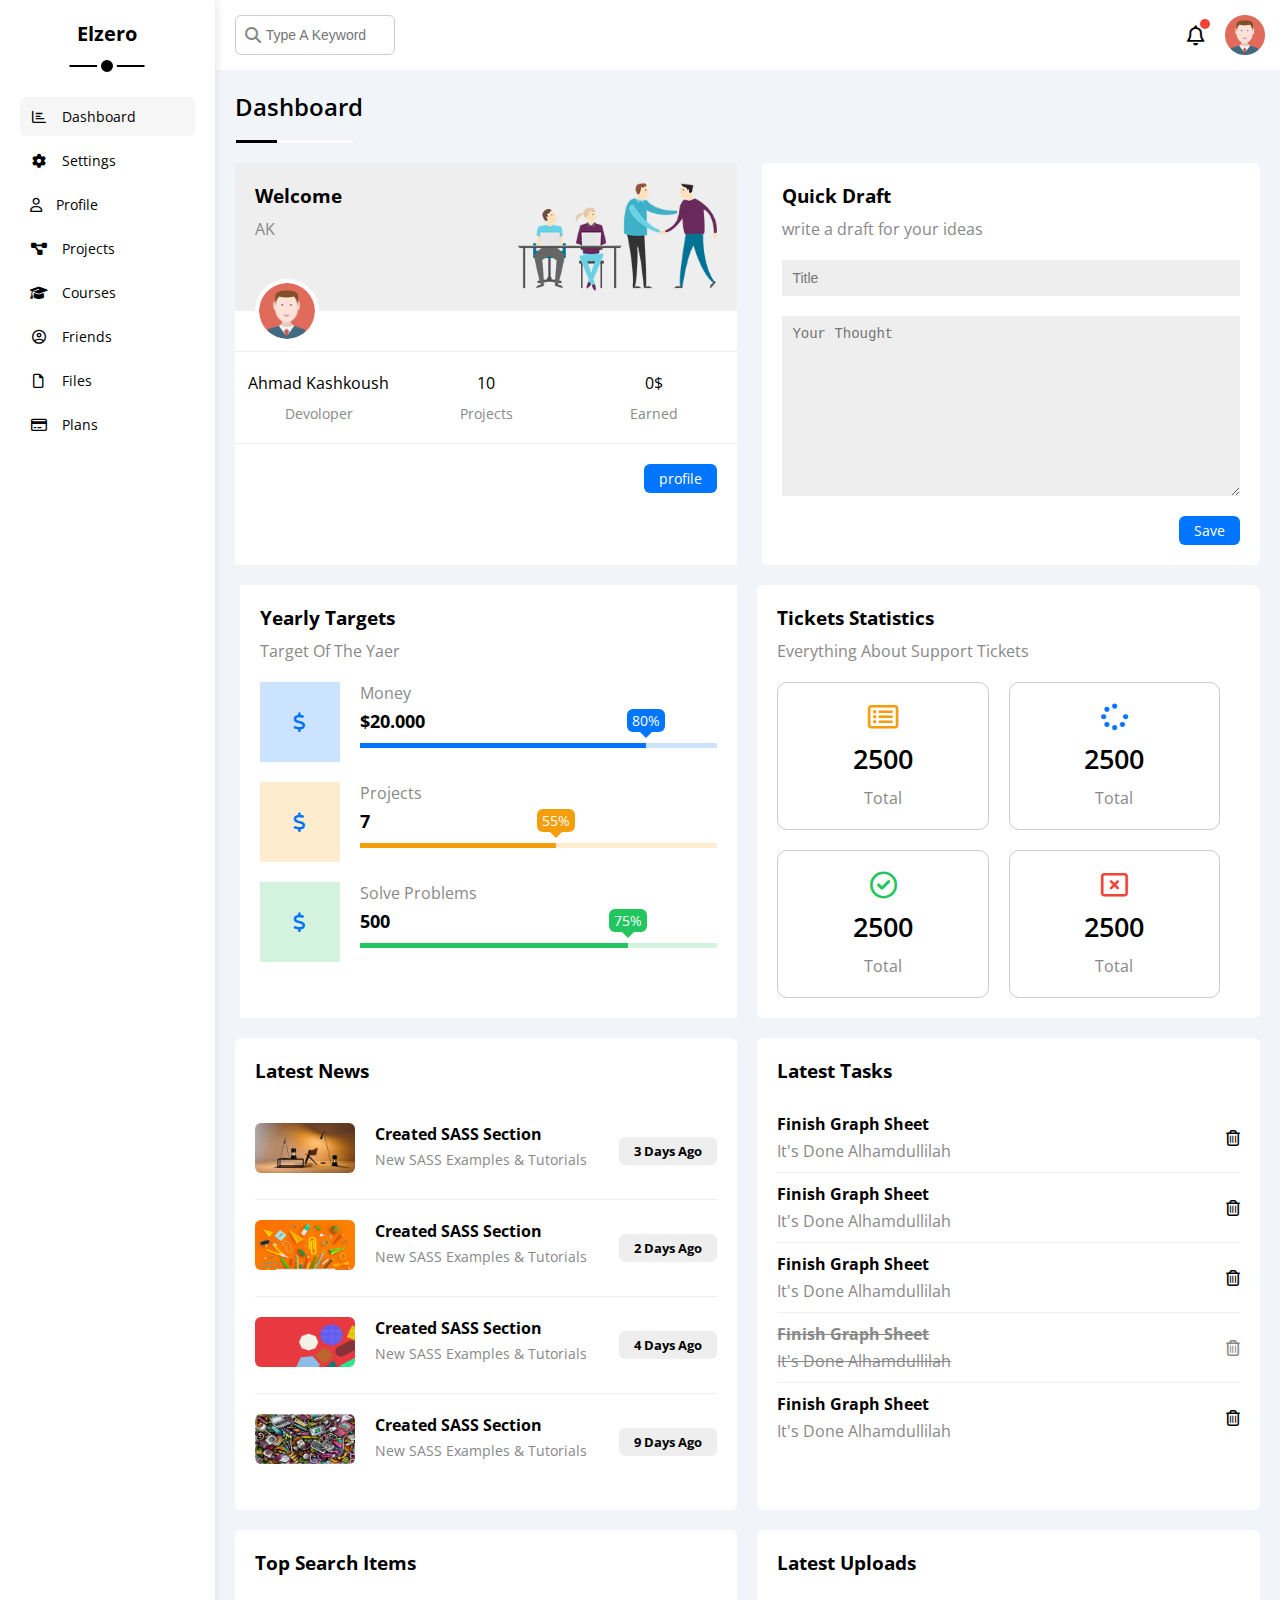
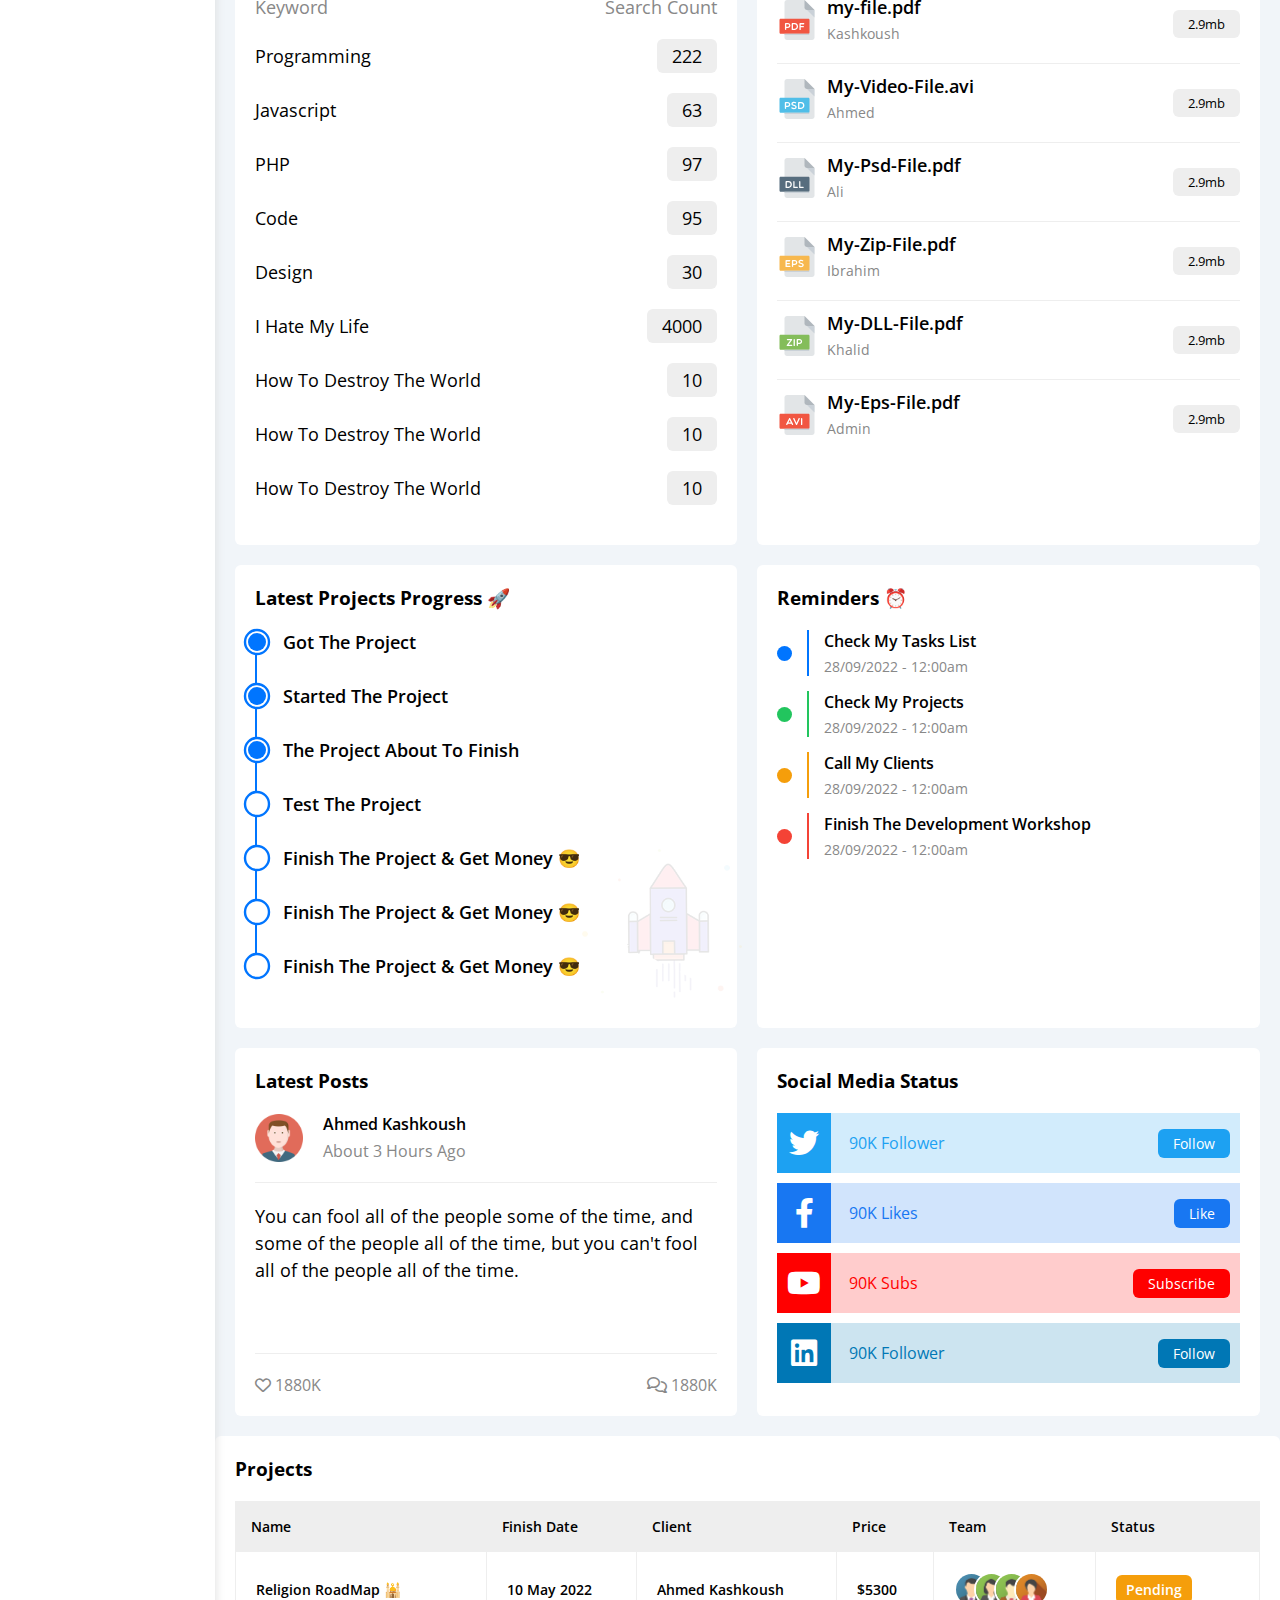
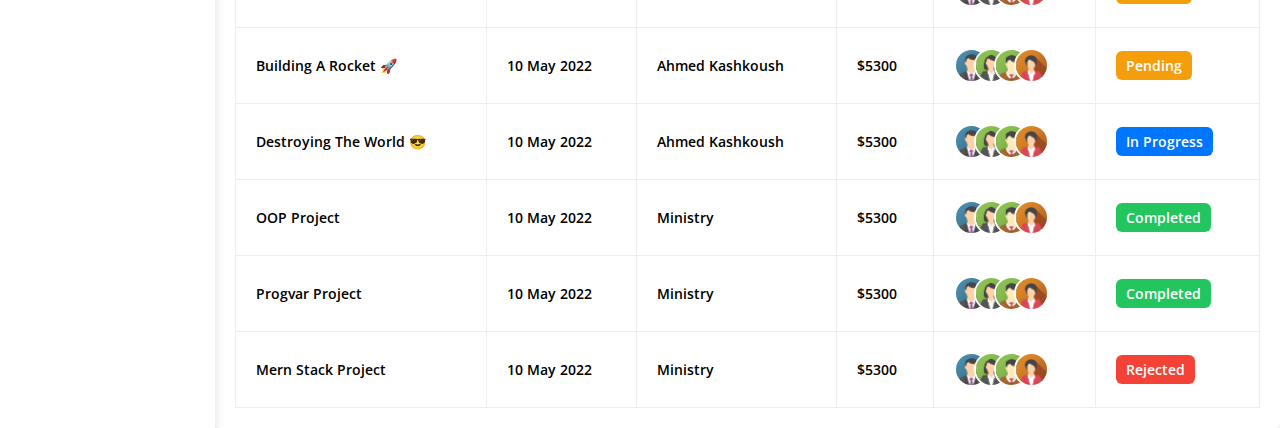
<file: index.html>
<!DOCTYPE html>
<html lang="en">
  <head>
    <meta charset="UTF-8" />
    <meta name="viewport" content="width=device-width, initial-scale=1.0" />
    <title>Dashboard</title>
    <link rel="stylesheet" href="css/all.min.css" />
    <link rel="stylesheet" href="css/framework.css" />
    <link rel="stylesheet" href="css/style.css" />
  </head>
  <body>
    <!-- ! Start SideBar -->
    <div class="page d-flex .bg-white">
      <aside class="sidebar bg-white p-20 p-relative">
        <h3 class="special-heading txt-cap p-relative">elzero</h3>
        <ul>
          <li>
            <!-- * [Learnt] class="fa-fw" is for fixed width of icons -->
            <a href="index.html" class="cur-page fs-14"
              ><i class="far fa-chart-bar fa-fw"></i
              ><span class="c-black hide-mobile"> dashboard</span></a
            >
          </li>
          <li>
            <a href="settings.html" class="fs-14"
              ><i class="fa-solid fa-gear fa-fw"></i
              ><span class="c-black hide-mobile"> settings</span></a
            >
          </li>
          <li>
            <a href="profile.html" class="fs-14"
              ><i class="fa-regular fa-user"></i
              ><span class="c-black hide-mobile"> profile</span></a
            >
          </li>
          <li>
            <a href="projects.html" class="fs-14"
              ><i class="fa-solid fa-diagram-project fa-fw"></i
              ><span class="c-black hide-mobile"> projects</span></a
            >
          </li>
          <li>
            <a href="courses.html" class="fs-14"
              ><i class="fa-solid fa-graduation-cap fa-fw"></i
              ><span class="c-black hide-mobile"> courses</span></a
            >
          </li>
          <li>
            <a href="friends.html" class="fs-14"
              ><i class="fa-regular fa-circle-user fa-fw"></i
              ><span class="c-black hide-mobile"> friends</span></a
            >
          </li>
          <li>
            <a href="files.html" class="fs-14"
              ><i class="fa-regular fa-file fa-fw"></i
              ><span class="c-black hide-mobile"> files</span></a
            >
          </li>
          <li>
            <a href="plans.html" class="fs-14"
              ><i class="fa-regular fa-credit-card fa-fw"></i
              ><span class="c-black hide-mobile"> plans</span></a
            >
          </li>
        </ul>
      </aside>
      <!-- ?End SideBar -->
      <!-- ! Start Content -->
      <section class="content w-full">
        <!-- ! Start Navbar -->
        <nav id="navbar" class="bg-white d-flex p-15 juc-between">
          <div class="search d-flex align-c p-relative">
            <i class="fas fa-search fa-fw"></i>
            <input
              type="search"
              class="txt-cap rad-6 fs-14"
              placeholder="type a keyword"
            />
          </div>
          <div class="rhs d-flex align-c gap-20">
            <span class="bell p-relative"
              ><i class="fa-regular fa-bell fa-lg"></i
            ></span>
            <img src="imgs/avatar.png" alt="" />
          </div>
        </nav>
        <!-- ? End Navbar -->
        <!-- ! Start content -->

        <h2 class="main-title txt-cap p-20 p-relative">dashboard</h2>
        <div class="wrapper d-grid rad-6 p-20 gap-20 d-block-mobile">
          <!-- 
          
          
          
          
          
          
          ! Start Welcome Widget 
          -->
          <div
            class="box-1 welcome bg-white d-flex flex-col flex-dir-col-mobile"
          >
            <!-- ! -->
            <div class="openning d-flex juc-between bg-eee p-20">
              <div class="title">
                <h3 class="c-black">Welcome</h3>
                <p class="fs-16 c-grey mt-10">AK</p>
              </div>
              <img src="imgs/welcome.png" alt="" class="hide-mobile" />
            </div>
            <!-- ! -->
            <div
              class="box-content bg-white p-relative pb-20 pt-20 txt-c-mobile"
            >
              <img src="imgs/avatar.png" class="rad-half" />
              <div
                class="table txt-c d-flex p-relative pb-20 pt-20 mt-20 d-block-mobile"
              >
                <div class="fs-16">
                  Ahmad Kashkoush
                  <span class="c-grey fs-14 d-block mt-10">Devoloper</span>
                </div>
                <div class="fs-16">
                  10
                  <span class="c-grey fs-14 d-block mt-10">Projects</span>
                </div>
                <div class="fs-16">
                  0$
                  <span class="c-grey fs-14 d-block mt-10">Earned</span>
                </div>
              </div>
            </div>
            <a href="profile.html" class="profile-link btn-shape">profile</a>
          </div>
          <!-- ? EndWelcome Widget -->
          <!--
              
              
              
            ! Start Quick Draft-->
          <div class="quick-draft bg-white ml-5 p-20 rad-6 mt-20-mobile">
            <div class="title mb-20">
              <h3 class="c-black txt-cap">quick draft</h3>
              <p class="fs-16 c-grey mt-10">write a draft for your ideas</p>
            </div>
            <form action="">
              <input
                type="text"
                class="d-block w-full bg-eee mb-20 fs-14 p-10 b-none"
                placeholder="Title"
              />
              <textarea
                class="d-block w-full bg-eee mb-20 fs-14 p-10 b-none"
                placeholder="Your Thought"
              ></textarea>
            </form>
            <a href="#" class="btn-shape txt-cap bg-blue c-white d-block w-fit"
              >save</a
            >
          </div>
          <!-- ? End Quick Draft -->
          <!-- 






            !Start yearly target
           -->
          <div class="yearly-target bg-white ml-5 p-20 mt-20-mobile">
            <div class="title mb-20">
              <h3 class="c-black txt-cap">yearly targets</h3>
              <p class="fs-16 c-grey mt-10 txt-cap">Target of the yaer</p>
              <div class="targets mt-20">
                <div
                  class="target d-flex gap-20 mb-20"
                  data-progress="80%"
                  style="
                    --bg-color: #cce3ff;
                    --c-color: var(--blue-color);
                    --width: 80%;
                  "
                >
                  <div class="icon">
                    <i class="fa-solid fa-dollar-sign fa-lg c-blue"></i>
                  </div>
                  <div class="target-content">
                    <p class="txt-cap c-grey fs-16 mb-5">money</p>
                    <p class="fs-16 mb-10">$20.000</p>
                    <span class="progress d-block" data-progress="80%"></span>
                  </div>
                </div>
                <div
                  class="target d-flex gap-20 mb-20"
                  data-progress="55%"
                  style="--bg-color: #fdecce; --c-color: #f59e0b; --width: 55%"
                >
                  <div class="icon">
                    <i class="fa-solid fa-dollar-sign fa-lg c-blue"></i>
                  </div>
                  <div class="target-content">
                    <p class="txt-cap c-grey fs-16 mb-5">projects</p>
                    <p class="fs-16 mb-10">7</p>
                    <span class="progress d-block" data-progress="55%"></span>
                  </div>
                </div>
                <div
                  class="target d-flex gap-20 mb-20"
                  data-progress="75%"
                  style="--bg-color: #d3f3df; --c-color: #22c55e; --width: 75%"
                >
                  <div class="icon">
                    <i class="fa-solid fa-dollar-sign fa-lg c-blue"></i>
                  </div>
                  <div class="target-content">
                    <p class="txt-cap c-grey fs-16 mb-5">solve Problems</p>
                    <p class="fs-16 mb-10">500</p>
                    <span class="progress d-block" data-progress="75%"></span>
                  </div>
                </div>
              </div>
            </div>
          </div>
          <!--  ? End yearly target -->
          <!-- 



            ! Start Tickets Statistics
           -->
          <div class="ticket-statistics bg-white p-20 rad-6 mt-20-mobile">
            <div class="title mb-20">
              <h3 class="c-black txt-cap">tickets statistics</h3>
              <p class="fs-16 c-grey mt-10 txt-cap">
                everything about support tickets
              </p>
            </div>
            <div class="tickets d-flex flex-wrap gap-20">
              <div class="ticket rad-10 txt-c p-20">
                <i
                  class="fa-regular fa-rectangle-list fa-2x mb-10 c-orange"
                ></i>
                <h2 class="mb-10">2500</h2>
                <p class="c-grey fs-16 txt-cap">total</p>
              </div>
              <div class="ticket rad-10 txt-c p-20">
                <i class="fa-solid fa-spinner fa-2x mb-10 c-blue"></i>
                <h2 class="mb-10">2500</h2>
                <p class="c-grey fs-16 txt-cap">total</p>
              </div>

              <div class="ticket rad-10 txt-c p-20">
                <i class="fa-regular fa-circle-check fa-2x mb-10 c-green"></i>
                <h2 class="mb-10">2500</h2>
                <p class="c-grey fs-16 txt-cap">total</p>
              </div>
              <div class="ticket rad-10 txt-c p-20">
                <i class="fa-regular fa-rectangle-xmark fa-2x mb-10 c-red"></i>
                <h2 class="mb-10">2500</h2>
                <p class="c-grey fs-16 txt-cap">total</p>
              </div>
            </div>
          </div>
          <!-- ? End Tickets Statistics -->
          <!-- 











            ! Start latest news
           
           -->
          <div class="latest-news bg-white p-20 rad-6 mt-20-mobile">
            <div class="title mb-20">
              <h3 class="c-black txt-cap txt-c-mobile">latest news</h3>
            </div>
            <div class="news">
              <div
                class="single-news d-flex juc-between d-block-mobile txt-c-mobile pb-20 pt-20"
              >
                <div class="details d-flex gap-20 d-block-mobile">
                  <img src="imgs/news-01.png" alt="" />
                  <div class="text">
                    <p class="fs-16 w-bold mb-5">Created SASS Section</p>
                    <p class="c-grey fs-14 mb-10">
                      New SASS Examples & Tutorials
                    </p>
                  </div>
                </div>
                <span class="date btn-shape txt-cap bg-eee w-bold">
                  3 days ago</span
                >
              </div>
              <div
                class="single-news d-flex juc-between d-block-mobile txt-c-mobile pb-20 pt-20"
              >
                <div class="details d-flex gap-20 d-block-mobile">
                  <img src="imgs/news-02.png" alt="" />
                  <div class="text">
                    <p class="fs-16 w-bold mb-5">Created SASS Section</p>
                    <p class="c-grey fs-14 mb-10">
                      New SASS Examples & Tutorials
                    </p>
                  </div>
                </div>
                <span class="date btn-shape txt-cap bg-eee w-bold">
                  2 days ago</span
                >
              </div>
              <div
                class="single-news d-flex juc-between d-block-mobile txt-c-mobile pb-20 pt-20"
              >
                <div class="details d-flex gap-20 d-block-mobile">
                  <img src="imgs/news-03.png" alt="" />
                  <div class="text">
                    <p class="fs-16 w-bold mb-5">Created SASS Section</p>
                    <p class="c-grey fs-14 mb-10">
                      New SASS Examples & Tutorials
                    </p>
                  </div>
                </div>
                <span class="date btn-shape txt-cap bg-eee w-bold">
                  4 days ago</span
                >
              </div>
              <div
                class="single-news d-flex juc-between d-block-mobile txt-c-mobile pb-20 pt-20"
              >
                <div class="details d-flex gap-20 d-block-mobile">
                  <img src="imgs/news-04.png" alt="" />
                  <div class="text">
                    <p class="fs-16 w-bold mb-5">Created SASS Section</p>
                    <p class="c-grey fs-14 mb-10">
                      New SASS Examples & Tutorials
                    </p>
                  </div>
                </div>
                <span class="date btn-shape txt-cap bg-eee w-bold">
                  9 days ago</span
                >
              </div>
            </div>
          </div>
          <!--  ? End latest news -->
          <!-- 








            ! Start Latest Tasks
           -->
          <div class="latest-tasks bg-white p-20 rad-6 mt-20-mobile">
            <div class="title mb-20">
              <h3 class="c-black txt-cap">latest tasks</h3>
            </div>
            <div class="task d-flex juc-between align-c">
              <div class="text">
                <h3 class="fs-16 txt-cap mb-5">Finish Graph Sheet</h3>
                <p class="fs-16 c-grey txt-cap">It's done alhamdullilah</p>
              </div>
              <i class="fa-regular fa-trash-can delete"></i>
            </div>
            <div class="task d-flex juc-between align-c">
              <div class="text">
                <h3 class="fs-16 txt-cap mb-5">Finish Graph Sheet</h3>
                <p class="fs-16 c-grey txt-cap">It's done alhamdullilah</p>
              </div>
              <i class="fa-regular fa-trash-can delete"></i>
            </div>
            <div class="task d-flex juc-between align-c">
              <div class="text">
                <h3 class="fs-16 txt-cap mb-5">Finish Graph Sheet</h3>
                <p class="fs-16 c-grey txt-cap">It's done alhamdullilah</p>
              </div>
              <i class="fa-regular fa-trash-can delete"></i>
            </div>
            <div class="task d-flex juc-between align-c done">
              <div class="text">
                <h3 class="fs-16 txt-cap mb-5">Finish Graph Sheet</h3>
                <p class="fs-16 c-grey txt-cap">It's done alhamdullilah</p>
              </div>
              <i class="fa-regular fa-trash-can delete"></i>
            </div>
            <div class="task d-flex juc-between align-c">
              <div class="text">
                <h3 class="fs-16 txt-cap mb-5">Finish Graph Sheet</h3>
                <p class="fs-16 c-grey txt-cap">It's done alhamdullilah</p>
              </div>
              <i class="fa-regular fa-trash-can delete"></i>
            </div>
          </div>
          <!--     ? End Latest Tasks -->
          <!--     




                 ! start Top Search items
           -->
          <div class="search-items bg-white p-20 rad-6 mt-20-mobile">
            <div class="title mb-20">
              <h3 class="c-black txt-cap">top search items</h3>
            </div>
            <div class="item d-flex juc-between align-c pb-10 mb-10">
              <span class="txt-cap c-grey fs-18">keyword</span>
              <span class="txt-cap c-grey fs-18">search count</span>
            </div>
            <div class="item d-flex juc-between align-c pb-10 mb-10">
              <span class="txt-cap fs-18">programming</span>
              <span class="txt-cap fs-18 bg-eee btn-shape">222</span>
            </div>
            <div class="item d-flex juc-between align-c pb-10 mb-10">
              <span class="txt-cap fs-18">javascript</span>
              <span class="txt-cap fs-18 bg-eee btn-shape">63</span>
            </div>
            <div class="item d-flex juc-between align-c pb-10 mb-10">
              <span class="txt-cap fs-18">PHP</span>
              <span class="txt-cap fs-18 bg-eee btn-shape">97</span>
            </div>
            <div class="item d-flex juc-between align-c pb-10 mb-10">
              <span class="txt-cap fs-18">Code</span>
              <span class="txt-cap fs-18 bg-eee btn-shape">95</span>
            </div>
            <div class="item d-flex juc-between align-c pb-10 mb-10">
              <span class="txt-cap fs-18">Design</span>
              <span class="txt-cap fs-18 bg-eee btn-shape">30</span>
            </div>
            <div class="item d-flex juc-between align-c pb-10 mb-10">
              <span class="txt-cap fs-18">i hate my life</span>
              <span class="txt-cap fs-18 bg-eee btn-shape">4000</span>
            </div>
            <div class="item d-flex juc-between align-c pb-10 mb-10">
              <span class="txt-cap fs-18">how to destroy the world</span>
              <span class="txt-cap fs-18 bg-eee btn-shape">10</span>
            </div>
            <div class="item d-flex juc-between align-c pb-10 mb-10">
              <span class="txt-cap fs-18">how to destroy the world</span>
              <span class="txt-cap fs-18 bg-eee btn-shape">10</span>
            </div>
            <div class="item d-flex juc-between align-c pb-10 mb-10">
              <span class="txt-cap fs-18">how to destroy the world</span>
              <span class="txt-cap fs-18 bg-eee btn-shape">10</span>
            </div>
          </div>
          <!-- ? EndTop Search items -->
          <!-- 
            
            
            
            
            
            
            
            
      

            ! Start Latest Uploads
           -->
          <div class="latest-news latest-uploads bg-white p-20 rad-6 mt-20-mobile">
            <div class="title mb-20">
              <h3 class="c-black txt-cap">latest uploads</h3>
            </div>
            <div class="news">
              <div class="single-news d-flex juc-between pb-20 pt-20">
                <div class="details d-flex gap-20">
                  <img src="imgs/pdf.svg" alt="" />
                  <div class="text">
                    <p class="fs-16 w-bold mb-5">my-file.pdf</p>
                    <p class="c-grey fs-14 mb-10">Kashkoush</p>
                  </div>
                </div>
                <span class="date btn-shape fs-18 bg-eee"> 2.9mb</span>
              </div>
              <div class="single-news d-flex juc-between pb-20 pt-20">
                <div class="details d-flex gap-20">
                  <img src="imgs/psd.svg" alt="" />
                  <div class="text">
                    <p class="fs-16 w-bold mb-5">My-Video-File.avi</p>
                    <p class="c-grey fs-14 mb-10">Ahmed</p>
                  </div>
                </div>
                <span class="date btn-shape fs-18 bg-eee"> 2.9mb</span>
              </div>
              <div class="single-news d-flex juc-between pb-20 pt-20">
                <div class="details d-flex gap-20">
                  <img src="imgs/dll.svg" alt="" />
                  <div class="text">
                    <p class="fs-16 w-bold mb-5">My-Psd-File.pdf</p>
                    <p class="c-grey fs-14 mb-10">Ali</p>
                  </div>
                </div>
                <span class="date btn-shape fs-18 bg-eee"> 2.9mb</span>
              </div>
              <div class="single-news d-flex juc-between pb-20 pt-20">
                <div class="details d-flex gap-20">
                  <img src="imgs/eps.svg" alt="" />
                  <div class="text">
                    <p class="fs-16 w-bold mb-5">My-Zip-File.pdf</p>
                    <p class="c-grey fs-14 mb-10">Ibrahim</p>
                  </div>
                </div>
                <span class="date btn-shape fs-18 bg-eee"> 2.9mb</span>
              </div>
              <div class="single-news d-flex juc-between pb-20 pt-20">
                <div class="details d-flex gap-20">
                  <img src="imgs/zip.svg" alt="" />
                  <div class="text">
                    <p class="fs-16 w-bold mb-5">My-DLL-File.pdf</p>
                    <p class="c-grey fs-14 mb-10">Khalid</p>
                  </div>
                </div>
                <span class="date btn-shape fs-18 bg-eee"> 2.9mb</span>
              </div>
              <div class="single-news d-flex juc-between pb-20 pt-20">
                <div class="details d-flex gap-20">
                  <img src="imgs/avi.svg" alt="" />
                  <div class="text">
                    <p class="fs-16 w-bold mb-5">My-Eps-File.pdf</p>
                    <p class="c-grey fs-14 mb-10">Admin</p>
                  </div>
                </div>
                <span class="date btn-shape fs-18 bg-eee"> 2.9mb</span>
              </div>
            </div>
          </div>
          <!-- ? End Latest Uploads -->
          <!-- ! Start Latest Projects -->
          <div class="latest-projects bg-white rad-6 p-20 mt-20-mobile">
            <div class="title">
              <h3 class="c-black txt-cap mb-20">latest projects Progress 🚀</h3>
              <div class="details p-relative">
                <ul class="projects">
                  <li class="project done fs-18 mb-20 w-light-bold">
                    Got The Project
                  </li>
                  <li class="project done fs-18 mb-20 w-light-bold">
                    Started The Project
                  </li>
                  <li class="project done fs-18 mb-20 w-light-bold">
                    The Project About To Finish
                  </li>
                  <li class="project current fs-18 mb-20 w-light-bold">
                    Test The Project
                  </li>
                  <li class="project fs-18 mb-20 w-light-bold">
                    Finish The Project & Get Money 😎
                  </li>
                  <li class="project fs-18 mb-20 w-light-bold">
                    Finish The Project & Get Money 😎
                  </li>
                  <li class="project fs-18 mb-20 w-light-bold">
                    Finish The Project & Get Money 😎
                  </li>
                </ul>
                <img src="imgs/project.png" class="hide-mobile" alt="" />
              </div>
            </div>
          </div>
          <!-- ? End  Latest Projects -->
          <!-- ! Start Reminders -->
          <div class="reminders bg-white rad-6 p-20 mt-20-mobile">
            <div class="title">
              <h3 class="c-black txt-cap mb-20">reminders ⏰</h3>
            </div>
            <ul class="reminders-list pl-20">
              <li
                class="reminder p-relative mt-15 pl-15 ml-10"
                style="--bg-color: var(--blue-color)"
              >
                <span class="txt-cap mb-5 d-block fs-16 w-light-bold"
                  >Check My Tasks List</span
                >
                <span class="txt-cap d-block fs-14 c-grey"
                  >28/09/2022 - 12:00am</span
                >
              </li>
              <li
                class="reminder p-relative mt-15 pl-15 ml-10"
                style="--bg-color: var(--green-color)"
              >
                <span class="txt-cap mb-5 d-block fs-16 w-light-bold"
                  >Check My Projects</span
                >
                <span class="txt-cap d-block fs-14 c-grey"
                  >28/09/2022 - 12:00am</span
                >
              </li>
              <li
                class="reminder p-relative mt-15 pl-15 ml-10"
                style="--bg-color: var(--orange-color)"
              >
                <span class="txt-cap mb-5 d-block fs-16 w-light-bold"
                  >call my clients</span
                >
                <span class="txt-cap d-block fs-14 c-grey"
                  >28/09/2022 - 12:00am</span
                >
              </li>
              <li
                class="reminder p-relative mt-15 pl-15 ml-10"
                style="--bg-color: var(--red-color)"
              >
                <span class="txt-cap mb-5 d-block fs-16 w-light-bold"
                  >Finish The Development Workshop</span
                >
                <span class="txt-cap d-block fs-14 c-grey"
                  >28/09/2022 - 12:00am</span
                >
              </li>
            </ul>
          </div>
          <!-- ? End Reminders -->
          <!-- ! Start Latest Posts -->
          <div class="latest-posts bg-white rad-6 p-20 mt-20-mobile">
            <div class="title">
              <h3 class="c-black txt-cap mb-20">latest posts</h3>
            </div>
            <div class="person d-flex gap-20 align-c mb-20 pb-20 mt-20">
              <img src="imgs/avatar.png" alt="" />
              <div class="text">
                <span class="d-block txt-cap mb-5 fs-16 w-light-bold"
                  >ahmed kashkoush</span
                >
                <span class="d-block txt-cap c-grey fs-16"
                  >about 3 hours ago</span
                >
              </div>
            </div>
            <p class="txt-c-mobile fs-18">
              You can fool all of the people some of the time, and some of the
              people all of the time, but you can't fool all of the people all
              of the time.
            </p>
            <div class="likes d-flex juc-between">
              <span class="c-grey fs-16">
                <i class="fa-regular fa-heart"></i>
                1880K
              </span>
              <span class="c-grey fs-16">
                <i class="fa-regular fa-comments"></i>
                1880K
              </span>
            </div>
          </div>
          <!-- ? End Latest Posts -->
          <!-- ! Start Social media status -->
          <div class="social-media bg-white rad-6 p-20 mt-20-mobile">
            <div class="title mb-20">
              <h3 class="c-black txt-cap">social media status</h3>
            </div>
            <ul class="">
              <li
                class="d-flex juc-between align-c mt-10"
                style="--bg-color: #1da1f2; --c-color: #d2ecfc"
              >
                <div class="app d-flex align-c">
                  <div class="icon">
                    <i class="fa-brands fa-twitter fa-2x"></i>
                  </div>
                  <span>90K follower</span>
                </div>
                <div class="btn-shape cmnd txt-cap">follow</div>
              </li>
              <li
                class="d-flex juc-between align-c mt-10"
                style="--bg-color: #1877f2; --c-color: #d1e4fc"
                >
                <div class="app d-flex align-c">
                  <div class="icon">
                    <i class="fa-brands fa-facebook-f fa-2x"></i>
                  </div>
                  <span>90K Likes</span>
                </div>
                <div class="btn-shape cmnd txt-cap">like</div>
              </li>
              <li
                class="d-flex juc-between align-c mt-10"
                style="--bg-color: #ff0000; --c-color: #ffcccc"
                >
                <div class="app d-flex align-c">
                  <div class="icon">
                    <i class="fa-brands fa-youtube fa-2x"></i>
                  </div>
                  <span>90K subs</span>
                </div>
                <div class="btn-shape cmnd txt-cap">subscribe</div>
              </li>
              <li
                class="d-flex juc-between align-c mt-10"
                style="--bg-color: #0077b5; --c-color: #cce4f0"
              >
                <div class="app d-flex align-c">
                  <div class="icon">
                    <i class="fa-brands fa-linkedin fa-2x"></i>
                  </div>
                  <span>90K follower</span>
                </div>
                <div class="btn-shape cmnd txt-cap">follow</div>
              </li>
            </ul>
          </div>
          <!-- ? End Social media status -->
        </div>
        <!-- ? End content -->
          <!-- ! Start Table -->
          <div class="projects-table bg-white rad-6 p-20 mt-20-mobile">
            <div class="title">
              <h3 class="c-black txt-cap mb-20">projects</h3>
            </div>
            <div class="table-holder">
              <table>
                <thead class="bg-eee">
                  <tr>
                    <td class="txt-cap fs-14 w-light-bold">name</td>
                    <td class="txt-cap fs-14 w-light-bold">finish date</td>
                    <td class="txt-cap fs-14 w-light-bold">client</td>
                    <td class="txt-cap fs-14 w-light-bold">price</td>
                    <td class="txt-cap fs-14 w-light-bold">team</td>
                    <td class="txt-cap fs-14 w-light-bold">status</td>
                  </tr>
                </thead>
                <tbody class="bg-white">
                  <tr>
                    <td class="txt-cap fs-14">Religion RoadMap 🕌</td>
                    <td class="txt-cap fs-14">10 May 2022</td>
                    <td class="txt-cap fs-14">ahmed kashkoush</td>
                    <td class="txt-cap fs-14">$5300</td>
                    <td class="txt-cap fs-14 team">
                      <img src="imgs/team-01.png" alt="" />
                      <img src="imgs/team-02.png" alt="" />
                      <img src="imgs/team-03.png" alt="" />
                      <img src="imgs/team-04.png" alt="" />
                    </td>
                    <td class="txt-cap fs-14">
                      <span class="stat c-white bg-orange">pending</span>
                    </td>
                  </tr>
                  <tr>
                    <td class="txt-cap fs-14">Building A Rocket 🚀</td>
                    <td class="txt-cap fs-14">10 May 2022</td>
                    <td class="txt-cap fs-14">ahmed kashkoush</td>
                    <td class="txt-cap fs-14">$5300</td>
                    <td class="txt-cap fs-14 team">
                      <img src="imgs/team-01.png" alt="" />
                      <img src="imgs/team-02.png" alt="" />
                      <img src="imgs/team-03.png" alt="" />
                      <img src="imgs/team-04.png" alt="" />
                    </td>
                    <td class="txt-cap fs-14">
                      <span class="stat c-white bg-orange">pending</span>
                    </td>
                  </tr>
                  <tr>
                    <td class="txt-cap fs-14">Destroying the world 😎</td>
                    <td class="txt-cap fs-14">10 May 2022</td>
                    <td class="txt-cap fs-14">ahmed kashkoush</td>
                    <td class="txt-cap fs-14">$5300</td>
                    <td class="txt-cap fs-14 team">
                      <img src="imgs/team-01.png" alt="" />
                      <img src="imgs/team-02.png" alt="" />
                      <img src="imgs/team-03.png" alt="" />
                      <img src="imgs/team-04.png" alt="" />
                    </td>
                    <td class="txt-cap fs-14">
                      <span class="stat c-white bg-blue">In Progress</span>
                    </td>
                  </tr>
                  <tr>
                    <td class="txt-cap fs-14">OOP Project</td>
                    <td class="txt-cap fs-14">10 May 2022</td>
                    <td class="txt-cap fs-14">Ministry</td>
                    <td class="txt-cap fs-14">$5300</td>
                    <td class="txt-cap fs-14 team">
                      <img src="imgs/team-01.png" alt="" />
                      <img src="imgs/team-02.png" alt="" />
                      <img src="imgs/team-03.png" alt="" />
                      <img src="imgs/team-04.png" alt="" />
                    </td>
                    <td class="txt-cap fs-14">
                      <span class="stat c-white bg-green">Completed</span>
                    </td>
                  </tr>
                  <tr>
                    <td class="txt-cap fs-14">Progvar Project</td>
                    <td class="txt-cap fs-14">10 May 2022</td>
                    <td class="txt-cap fs-14">Ministry</td>
                    <td class="txt-cap fs-14">$5300</td>
                    <td class="txt-cap fs-14 team">
                      <img src="imgs/team-01.png" alt="" />
                      <img src="imgs/team-02.png" alt="" />
                      <img src="imgs/team-03.png" alt="" />
                      <img src="imgs/team-04.png" alt="" />
                    </td>
                    <td class="txt-cap fs-14">
                      <span class="stat c-white bg-green">Completed</span>
                    </td>
                  </tr>
                  <tr>
                    <td class="txt-cap fs-14">Mern Stack Project</td>
                    <td class="txt-cap fs-14">10 May 2022</td>
                    <td class="txt-cap fs-14">Ministry</td>
                    <td class="txt-cap fs-14">$5300</td>
                    <td class="txt-cap fs-14 team">
                      <img src="imgs/team-01.png" alt="" />
                      <img src="imgs/team-02.png" alt="" />
                      <img src="imgs/team-03.png" alt="" />
                      <img src="imgs/team-04.png" alt="" />
                    </td>
                    <td class="txt-cap fs-14">
                      <span class="stat c-white bg-red">Rejected</span>
                    </td>
                  </tr>
                </tbody>
              </table>
            </div>
          </div>
          <!-- ? End Table -->
      </section>
      <!-- ? End Content 
        
        
      -->
    </div>
  </body>
</html>
</file>
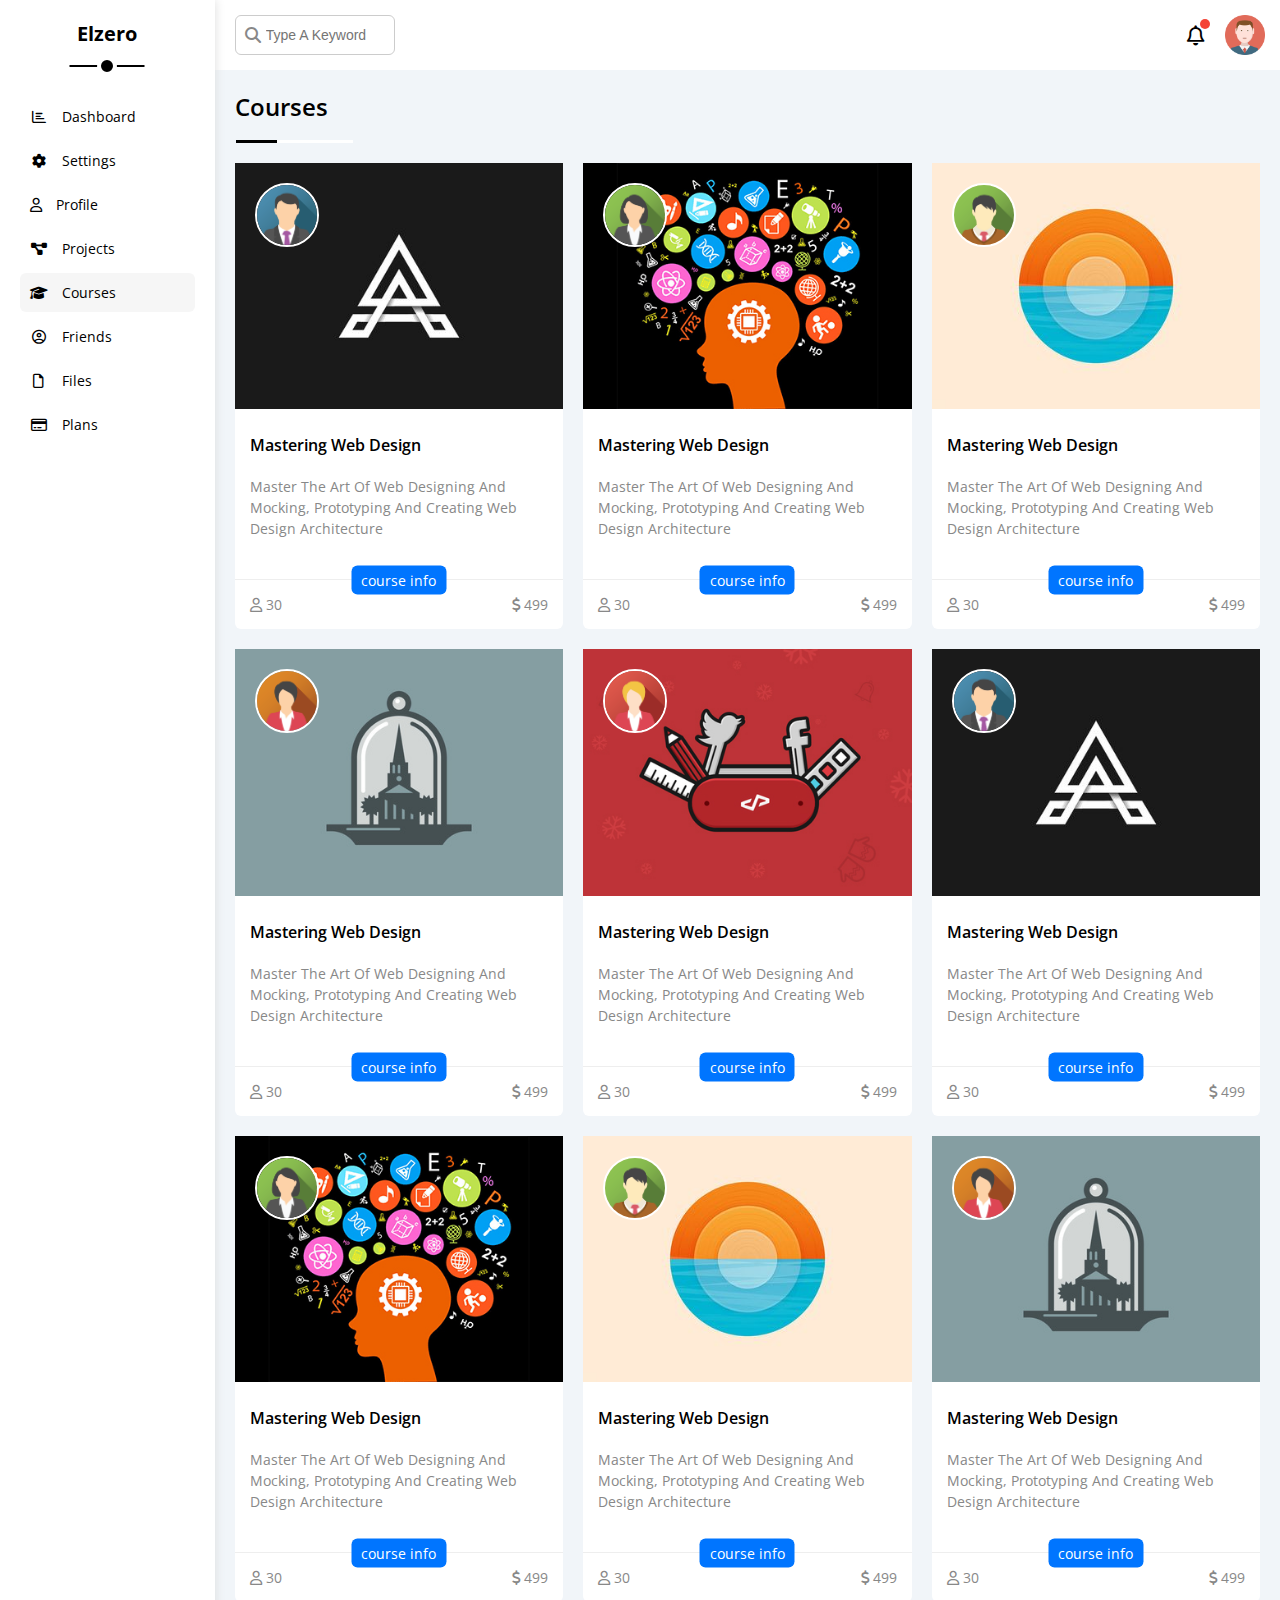
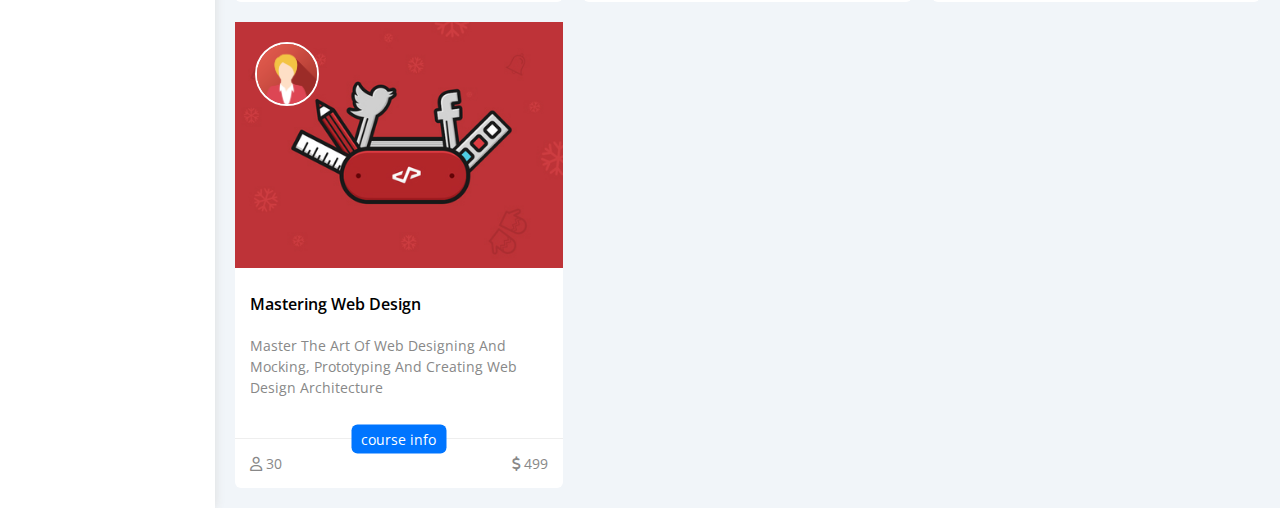
<file: courses.html>
<!DOCTYPE html>
<html lang="en">
  <head>
    <meta charset="UTF-8" />
    <meta name="viewport" content="width=device-width, initial-scale=1.0" />
    <title>Dashboard</title>
    <link rel="stylesheet" href="css/all.min.css" />
    <link rel="stylesheet" href="css/framework.css" />
    <link rel="stylesheet" href="css/style.css" />
  </head>
  <body>
    <!-- ! Start SideBar -->
    <div class="page d-flex .bg-white">
      <aside class="sidebar bg-white p-20 p-relative">
        <h3 class="special-heading txt-cap p-relative">elzero</h3>
        <ul>
          <li>
            <!-- * [Learnt] class="fa-fw" is for fixed width of icons -->
            <a href="index.html" class="fs-14"
              ><i class="far fa-chart-bar fa-fw"></i
              ><span class="c-black hide-mobile"> dashboard</span></a
            >
          </li>
          <li>
            <a href="settings.html" class="fs-14"
              ><i class="fa-solid fa-gear fa-fw"></i
              ><span class="c-black hide-mobile"> settings</span></a
            >
          </li>
          <li>
            <a href="profile.html" class="fs-14"
              ><i class="fa-regular fa-user"></i
              ><span class="c-black hide-mobile"> profile</span></a
            >
          </li>
          <li>
            <a href="projects.html" class="fs-14"
              ><i class="fa-solid fa-diagram-project fa-fw"></i
              ><span class="c-black hide-mobile"> projects</span></a
            >
          </li>
          <li>
            <a href="courses.html" class="fs-14 cur-page"
              ><i class="fa-solid fa-graduation-cap fa-fw"></i
              ><span class="c-black hide-mobile"> courses</span></a
            >
          </li>
          <li>
            <a href="friends.html" class="fs-14"
              ><i class="fa-regular fa-circle-user fa-fw"></i
              ><span class="c-black hide-mobile"> friends</span></a
            >
          </li>
          <li>
            <a href="files.html" class="fs-14"
              ><i class="fa-regular fa-file fa-fw"></i
              ><span class="c-black hide-mobile"> files</span></a
            >
          </li>
          <li>
            <a href="plans.html" class="fs-14"
              ><i class="fa-regular fa-credit-card fa-fw"></i
              ><span class="c-black hide-mobile"> plans</span></a
            >
          </li>
        </ul>
      </aside>
      <!-- ?End SideBar -->
      <!-- ! Start Content -->
      <section class="content w-full">
        <!-- ! Start Navbar -->
        <nav id="navbar" class="bg-white d-flex p-15 juc-between">
          <div class="search d-flex align-c p-relative">
            <i class="fas fa-search fa-fw"></i>
            <input
              type="search"
              class="txt-cap rad-6 fs-14"
              placeholder="type a keyword"
            />
          </div>
          <div class="rhs d-flex align-c gap-20">
            <span class="bell p-relative"
              ><i class="fa-regular fa-bell fa-lg"></i
            ></span>
            <img src="imgs/avatar.png" alt="" />
          </div>
        </nav>
        <!-- ? End Navbar -->
        <!-- ! Start content -->
        <h2 class="main-title txt-cap p-20 p-relative">courses</h2>
        <ul class="course-wrapper d-grid gap-20 p-20 d-block-mobile">
          <li class="bg-white rad-6">
            <div class="img-holder p-relative">
              <img src="imgs/course-01.jpg" alt="" class="" />
              <img src="imgs/team-01.png" alt="" class="av rad-half" />
            </div>
            <h3 class="txt-cap fs-16 w-light-bold pl-15">
              Mastering Web Design
            </h3>
            <p class="c-grey fs-14 mt-20 pl-15">
              Master The Art Of Web Designing And Mocking, Prototyping And
              Creating Web Design Architecture
            </p>
            <div class="likes d-flex juc-between p-relative">
              <span class="c-grey fs-16">
                <i class="fa-regular fa-user"></i>
                30
              </span>
              <span class="c-grey fs-16">
                <i class="fa-solid fa-dollar-sign"></i>
                499
              </span>
              <span class="stat c-white bg-blue">course info</span>
            </div>
          </li>
          <li class="bg-white rad-6">
            <div class="img-holder p-relative">
              <img src="imgs/course-02.jpg" alt="" class="" />
              <img src="imgs/team-02.png" alt="" class="av rad-half" />
            </div>
            <h3 class="txt-cap fs-16 w-light-bold pl-15">
              Mastering Web Design
            </h3>
            <p class="c-grey fs-14 mt-20 pl-15">
              Master The Art Of Web Designing And Mocking, Prototyping And
              Creating Web Design Architecture
            </p>
            <div class="likes d-flex juc-between p-relative">
              <span class="c-grey fs-16">
                <i class="fa-regular fa-user"></i>
                30
              </span>
              <span class="c-grey fs-16">
                <i class="fa-solid fa-dollar-sign"></i>
                499
              </span>
              <span class="stat c-white bg-blue">course info</span>
            </div>
          </li>
          <li class="bg-white rad-6">
            <div class="img-holder p-relative">
              <img src="imgs/course-03.jpg" alt="" class="" />
              <img src="imgs/team-03.png" alt="" class="av rad-half" />
            </div>
            <h3 class="txt-cap fs-16 w-light-bold pl-15">
              Mastering Web Design
            </h3>
            <p class="c-grey fs-14 mt-20 pl-15">
              Master The Art Of Web Designing And Mocking, Prototyping And
              Creating Web Design Architecture
            </p>
            <div class="likes d-flex juc-between p-relative">
              <span class="c-grey fs-16">
                <i class="fa-regular fa-user"></i>
                30
              </span>
              <span class="c-grey fs-16">
                <i class="fa-solid fa-dollar-sign"></i>
                499
              </span>
              <span class="stat c-white bg-blue">course info</span>
            </div>
          </li>
          <li class="bg-white rad-6">
            <div class="img-holder p-relative">
              <img src="imgs/course-04.jpg" alt="" class="" />
              <img src="imgs/team-04.png" alt="" class="av rad-half" />
            </div>
            <h3 class="txt-cap fs-16 w-light-bold pl-15">
              Mastering Web Design
            </h3>
            <p class="c-grey fs-14 mt-20 pl-15">
              Master The Art Of Web Designing And Mocking, Prototyping And
              Creating Web Design Architecture
            </p>
            <div class="likes d-flex juc-between p-relative">
              <span class="c-grey fs-16">
                <i class="fa-regular fa-user"></i>
                30
              </span>
              <span class="c-grey fs-16">
                <i class="fa-solid fa-dollar-sign"></i>
                499
              </span>
              <span class="stat c-white bg-blue">course info</span>
            </div>
          </li>
          <li class="bg-white rad-6">
            <div class="img-holder p-relative">
              <img src="imgs/course-05.jpg" alt="" class="" />
              <img src="imgs/team-05.png" alt="" class="av rad-half" />
            </div>
            <h3 class="txt-cap fs-16 w-light-bold pl-15">
              Mastering Web Design
            </h3>
            <p class="c-grey fs-14 mt-20 pl-15">
              Master The Art Of Web Designing And Mocking, Prototyping And
              Creating Web Design Architecture
            </p>
            <div class="likes d-flex juc-between p-relative">
              <span class="c-grey fs-16">
                <i class="fa-regular fa-user"></i>
                30
              </span>
              <span class="c-grey fs-16">
                <i class="fa-solid fa-dollar-sign"></i>
                499
              </span>
              <span class="stat c-white bg-blue">course info</span>
            </div>
          </li>
          <li class="bg-white rad-6">
            <div class="img-holder p-relative">
              <img src="imgs/course-01.jpg" alt="" class="" />
              <img src="imgs/team-01.png" alt="" class="av rad-half" />
            </div>
            <h3 class="txt-cap fs-16 w-light-bold pl-15">
              Mastering Web Design
            </h3>
            <p class="c-grey fs-14 mt-20 pl-15">
              Master The Art Of Web Designing And Mocking, Prototyping And
              Creating Web Design Architecture
            </p>
            <div class="likes d-flex juc-between p-relative">
              <span class="c-grey fs-16">
                <i class="fa-regular fa-user"></i>
                30
              </span>
              <span class="c-grey fs-16">
                <i class="fa-solid fa-dollar-sign"></i>
                499
              </span>
              <span class="stat c-white bg-blue">course info</span>
            </div>
          </li>
          <li class="bg-white rad-6">
            <div class="img-holder p-relative">
              <img src="imgs/course-02.jpg" alt="" class="" />
              <img src="imgs/team-02.png" alt="" class="av rad-half" />
            </div>
            <h3 class="txt-cap fs-16 w-light-bold pl-15">
              Mastering Web Design
            </h3>
            <p class="c-grey fs-14 mt-20 pl-15">
              Master The Art Of Web Designing And Mocking, Prototyping And
              Creating Web Design Architecture
            </p>
            <div class="likes d-flex juc-between p-relative">
              <span class="c-grey fs-16">
                <i class="fa-regular fa-user"></i>
                30
              </span>
              <span class="c-grey fs-16">
                <i class="fa-solid fa-dollar-sign"></i>
                499
              </span>
              <span class="stat c-white bg-blue">course info</span>
            </div>
          </li>
          <li class="bg-white rad-6">
            <div class="img-holder p-relative">
              <img src="imgs/course-03.jpg" alt="" class="" />
              <img src="imgs/team-03.png" alt="" class="av rad-half" />
            </div>
            <h3 class="txt-cap fs-16 w-light-bold pl-15">
              Mastering Web Design
            </h3>
            <p class="c-grey fs-14 mt-20 pl-15">
              Master The Art Of Web Designing And Mocking, Prototyping And
              Creating Web Design Architecture
            </p>
            <div class="likes d-flex juc-between p-relative">
              <span class="c-grey fs-16">
                <i class="fa-regular fa-user"></i>
                30
              </span>
              <span class="c-grey fs-16">
                <i class="fa-solid fa-dollar-sign"></i>
                499
              </span>
              <span class="stat c-white bg-blue">course info</span>
            </div>
          </li>
          <li class="bg-white rad-6">
            <div class="img-holder p-relative">
              <img src="imgs/course-04.jpg" alt="" class="" />
              <img src="imgs/team-04.png" alt="" class="av rad-half" />
            </div>
            <h3 class="txt-cap fs-16 w-light-bold pl-15">
              Mastering Web Design
            </h3>
            <p class="c-grey fs-14 mt-20 pl-15">
              Master The Art Of Web Designing And Mocking, Prototyping And
              Creating Web Design Architecture
            </p>
            <div class="likes d-flex juc-between p-relative">
              <span class="c-grey fs-16">
                <i class="fa-regular fa-user"></i>
                30
              </span>
              <span class="c-grey fs-16">
                <i class="fa-solid fa-dollar-sign"></i>
                499
              </span>
              <span class="stat c-white bg-blue">course info</span>
            </div>
          </li>
          <li class="bg-white rad-6">
            <div class="img-holder p-relative">
              <img src="imgs/course-05.jpg" alt="" class="" />
              <img src="imgs/team-05.png" alt="" class="av rad-half" />
            </div>
            <h3 class="txt-cap fs-16 w-light-bold pl-15">
              Mastering Web Design
            </h3>
            <p class="c-grey fs-14 mt-20 pl-15">
              Master The Art Of Web Designing And Mocking, Prototyping And
              Creating Web Design Architecture
            </p>
            <div class="likes d-flex juc-between p-relative">
              <span class="c-grey fs-16">
                <i class="fa-regular fa-user"></i>
                30
              </span>
              <span class="c-grey fs-16">
                <i class="fa-solid fa-dollar-sign"></i>
                499
              </span>
              <span class="stat c-white bg-blue">course info</span>
            </div>
          </li>
        </ul>
      </section>
      <!-- ? End Content 
        
        
      -->
    </div>
  </body>
</html>
</file>
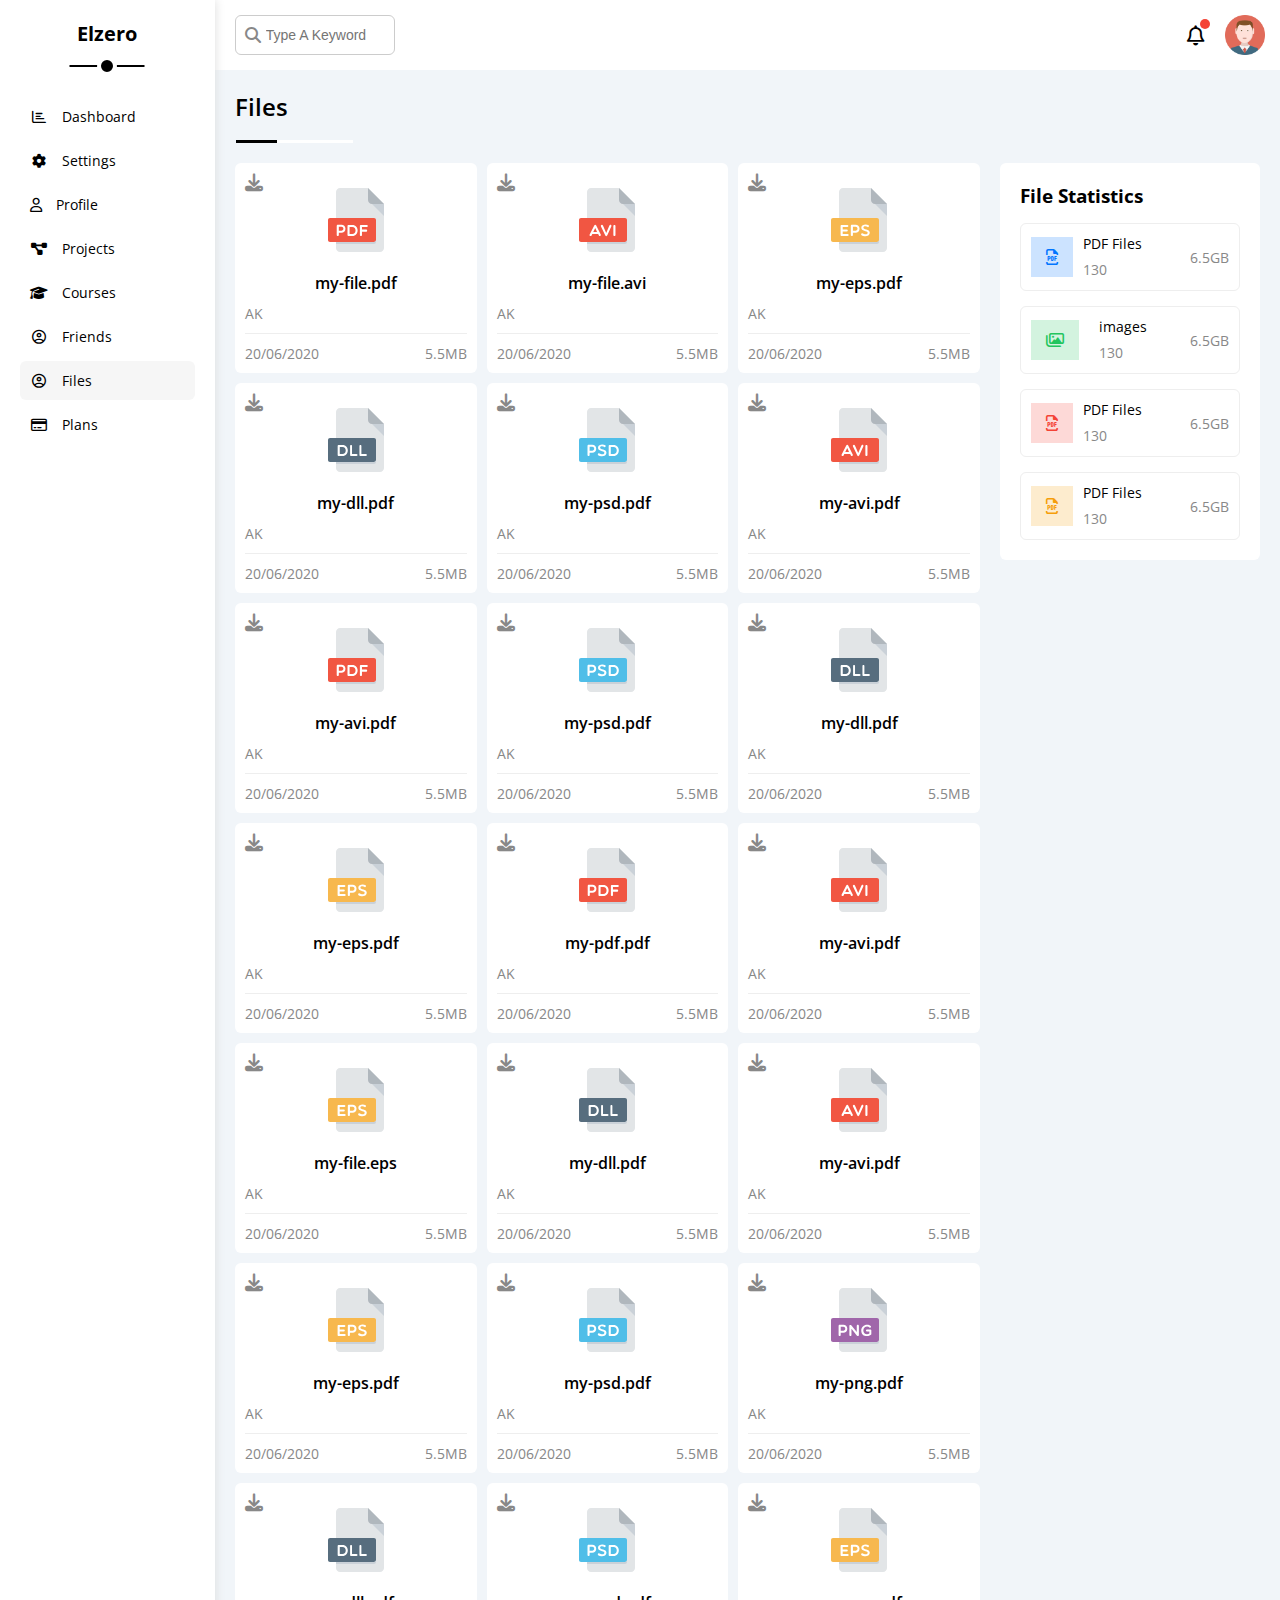
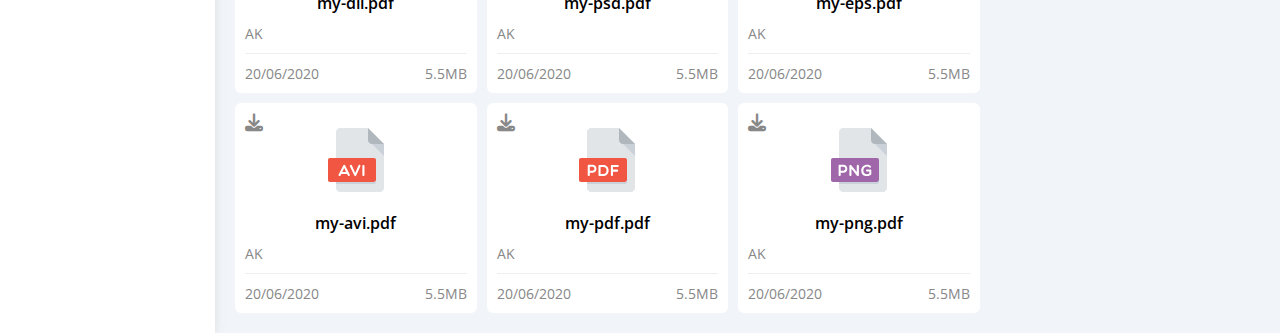
<file: files.html>
<!DOCTYPE html>
<html lang="en">
  <head>
    <meta charset="UTF-8" />
    <meta name="viewport" content="width=device-width, initial-scale=1.0" />
    <title>Dashboard</title>
    <link rel="stylesheet" href="css/all.min.css" />
    <link rel="stylesheet" href="css/framework.css" />
    <link rel="stylesheet" href="css/style.css" />
  </head>
  <body>
    <!-- ! Start SideBar -->
    <div class="page d-flex .bg-white">
      <aside class="sidebar bg-white p-20 p-relative">
        <h3 class="special-heading txt-cap p-relative">elzero</h3>
        <ul>
          <li>
            <!-- * [Learnt] class="fa-fw" is for fixed width of icons -->
            <a href="index.html" class="fs-14"
              ><i class="far fa-chart-bar fa-fw"></i
              ><span class="c-black hide-mobile"> dashboard</span></a
            >
          </li>
          <li>
            <a href="settings.html" class="fs-14"
              ><i class="fa-solid fa-gear fa-fw"></i
              ><span class="c-black hide-mobile"> settings</span></a
            >
          </li>
          <li>
            <a href="profile.html" class="fs-14"
              ><i class="fa-regular fa-user"></i
              ><span class="c-black hide-mobile"> profile</span></a
            >
          </li>
          <li>
            <a href="projects.html" class="fs-14"
              ><i class="fa-solid fa-diagram-project fa-fw"></i
              ><span class="c-black hide-mobile"> projects</span></a
            >
          </li>
          <li>
            <a href="courses.html" class="fs-14"
              ><i class="fa-solid fa-graduation-cap fa-fw"></i
              ><span class="c-black hide-mobile"> courses</span></a
            >
          </li>
          <li>
            <a href="friends.html" class="fs-14"
              ><i class="fa-regular fa-circle-user fa-fw"></i
              ><span class="c-black hide-mobile"> friends</span></a
            >
          </li>
          <li>
            <a href="files.html" class="fs-14 cur-page"
              ><i class="fa-regular fa-circle-user fa-fw"></i
              ><span class="c-black hide-mobile"> files</span></a
            >
          </li>
          <li>
            <a href="plans.html" class="fs-14"
              ><i class="fa-regular fa-credit-card fa-fw"></i
              ><span class="c-black hide-mobile"> plans</span></a
            >
          </li>
        </ul>
      </aside>
      <!-- ?End SideBar -->
      <!-- ! Start Content -->
      <section class="content w-full">
        <!-- ! Start Navbar -->
        <nav id="navbar" class="bg-white d-flex p-15 juc-between">
          <div class="search d-flex align-c p-relative">
            <i class="fas fa-search fa-fw"></i>
            <input
              type="search"
              class="txt-cap rad-6 fs-14"
              placeholder="type a keyword"
            />
          </div>
          <div class="rhs d-flex align-c gap-20">
            <span class="bell p-relative"
              ><i class="fa-regular fa-bell fa-lg"></i
            ></span>
            <img src="imgs/avatar.png" alt="" />
          </div>
        </nav>
        <!-- ? End Navbar -->
        <!-- ! Start content -->
        <h2 class="main-title txt-cap p-20 p-relative">files</h2>
        <div class="content-wrapper d-flex gap-20 p-20 d-block-mobile">
          <div class="file-statistics bg-white txt-c-mobile mb-20 p-20 rad-6">
            <h3 class="txt-cap">file statistics</h3>
            <ul>
              <li class="d-flex juc-between align-c p-10 rad-6">
                <div class="item-content d-flex gap-10 align-c">
                  <i
                    class="fa-regular fa-file-pdf fa-lg c-blue pt-20 pb-20 pl-15 pr-15 fs-16"
                    style="background-color: #cce3ff"
                  ></i>
                  <div class="text">
                    <span class="fs-14 d-block mb-5">PDF Files</span>
                    <span class="fs-14 c-grey">130</span>
                  </div>
                </div>
                <span class="fs-14 c-grey">6.5GB</span>
              </li>
              <li class="d-flex juc-between align-c p-10 rad-6">
                <div class="item-content d-flex gap-20 align-c">
                  <i
                    class="fa-regular fa-images fa-lg fa-lg c-green pt-20 pb-20 pl-15 pr-15 fs-16"
                    style="background-color: #d3f3df"
                  ></i>
                  <div class="text">
                    <span class="fs-14 d-block mb-5">images</span>
                    <span class="fs-14 c-grey">130</span>
                  </div>
                </div>
                <span class="fs-14 c-grey">6.5GB</span>
              </li>
              <li class="d-flex juc-between align-c p-10 rad-6">
                <div class="item-content d-flex gap-10 align-c">
                  <i
                    class="fa-regular fa-file-pdf fa-lg c-red pt-20 pb-20 pl-15 pr-15 fs-16"
                    style="background-color: #fdd9d7"
                  ></i>
                  <div class="text">
                    <span class="fs-14 d-block mb-5">PDF Files</span>
                    <span class="fs-14 c-grey">130</span>
                  </div>
                </div>
                <span class="fs-14 c-grey">6.5GB</span>
              </li>
              <li class="d-flex juc-between align-c p-10 rad-6">
                <div class="item-content d-flex gap-10 align-c">
                  <i
                    class="fa-regular fa-file-pdf fa-lg c-orange pt-20 pb-20 pl-15 pr-15 fs-16"
                    style="background-color: #fdecce"
                  ></i>
                  <div class="text">
                    <span class="fs-14 d-block mb-5">PDF Files</span>
                    <span class="fs-14 c-grey">130</span>
                  </div>
                </div>
                <span class="fs-14 c-grey">6.5GB</span>
              </li>
            </ul>
          </div>
          <ul class="file-wrapper d-grid gap-10">
            <li class="bg-white p-10 rad-6 txt-c">
              <div class="head p-relative">
                <i class="fa-solid fa-download c-grey"></i>
                <img src="imgs/pdf.svg" alt="" class="mb-15 mt-15" />
                <span class="fs-16 d-block w-light-bold">my-file.pdf</span>
              </div>
              <span class="d-block mt-10 mb-10 fs-14 c-grey pb-10">AK</span>
              <div class="metadata d-flex juc-between">
                <span class="fs-14 c-grey">20/06/2020</span>
                <span class="fs-14 c-grey">5.5MB</span>
              </div>
            </li>
            <li class="bg-white p-10 rad-6 txt-c">
              <div class="head p-relative">
                <i class="fa-solid fa-download c-grey"></i>
                <img src="imgs/avi.svg" alt="" class="mb-15 mt-15" />
                <span class="fs-16 d-block w-light-bold">my-file.avi</span>
              </div>
              <span class="d-block mt-10 mb-10 fs-14 c-grey pb-10">AK</span>
              <div class="metadata d-flex juc-between">
                <span class="fs-14 c-grey">20/06/2020</span>
                <span class="fs-14 c-grey">5.5MB</span>
              </div>
            </li>
            <li class="bg-white p-10 rad-6 txt-c">
              <div class="head p-relative">
                <i class="fa-solid fa-download c-grey"></i>
                <img src="imgs/eps.svg" alt="" class="mb-15 mt-15" />
                <span class="fs-16 d-block w-light-bold">my-eps.pdf</span>
              </div>
              <span class="d-block mt-10 mb-10 fs-14 c-grey pb-10">AK</span>
              <div class="metadata d-flex juc-between">
                <span class="fs-14 c-grey">20/06/2020</span>
                <span class="fs-14 c-grey">5.5MB</span>
              </div>
            </li>
            <li class="bg-white p-10 rad-6 txt-c">
              <div class="head p-relative">
                <i class="fa-solid fa-download c-grey"></i>
                <img src="imgs/dll.svg" alt="" class="mb-15 mt-15" />
                <span class="fs-16 d-block w-light-bold">my-dll.pdf</span>
              </div>
              <span class="d-block mt-10 mb-10 fs-14 c-grey pb-10">AK</span>
              <div class="metadata d-flex juc-between">
                <span class="fs-14 c-grey">20/06/2020</span>
                <span class="fs-14 c-grey">5.5MB</span>
              </div>
            </li>
            <li class="bg-white p-10 rad-6 txt-c">
              <div class="head p-relative">
                <i class="fa-solid fa-download c-grey"></i>
                <img src="imgs/psd.svg" alt="" class="mb-15 mt-15" />
                <span class="fs-16 d-block w-light-bold">my-psd.pdf</span>
              </div>
              <span class="d-block mt-10 mb-10 fs-14 c-grey pb-10">AK</span>
              <div class="metadata d-flex juc-between">
                <span class="fs-14 c-grey">20/06/2020</span>
                <span class="fs-14 c-grey">5.5MB</span>
              </div>
            </li>
            <li class="bg-white p-10 rad-6 txt-c">
              <div class="head p-relative">
                <i class="fa-solid fa-download c-grey"></i>
                <img src="imgs/avi.svg" alt="" class="mb-15 mt-15" />
                <span class="fs-16 d-block w-light-bold">my-avi.pdf</span>
              </div>
              <span class="d-block mt-10 mb-10 fs-14 c-grey pb-10">AK</span>
              <div class="metadata d-flex juc-between">
                <span class="fs-14 c-grey">20/06/2020</span>
                <span class="fs-14 c-grey">5.5MB</span>
              </div>
            </li>
            <li class="bg-white p-10 rad-6 txt-c">
              <div class="head p-relative">
                <i class="fa-solid fa-download c-grey"></i>
                <img src="imgs/pdf.svg" alt="" class="mb-15 mt-15" />
                <span class="fs-16 d-block w-light-bold">my-avi.pdf</span>
              </div>
              <span class="d-block mt-10 mb-10 fs-14 c-grey pb-10">AK</span>
              <div class="metadata d-flex juc-between">
                <span class="fs-14 c-grey">20/06/2020</span>
                <span class="fs-14 c-grey">5.5MB</span>
              </div>
            </li>
            <li class="bg-white p-10 rad-6 txt-c">
              <div class="head p-relative">
                <i class="fa-solid fa-download c-grey"></i>
                <img src="imgs/psd.svg" alt="" class="mb-15 mt-15" />
                <span class="fs-16 d-block w-light-bold">my-psd.pdf</span>
              </div>
              <span class="d-block mt-10 mb-10 fs-14 c-grey pb-10">AK</span>
              <div class="metadata d-flex juc-between">
                <span class="fs-14 c-grey">20/06/2020</span>
                <span class="fs-14 c-grey">5.5MB</span>
              </div>
            </li>
            <li class="bg-white p-10 rad-6 txt-c">
              <div class="head p-relative">
                <i class="fa-solid fa-download c-grey"></i>
                <img src="imgs/dll.svg" alt="" class="mb-15 mt-15" />
                <span class="fs-16 d-block w-light-bold">my-dll.pdf</span>
              </div>
              <span class="d-block mt-10 mb-10 fs-14 c-grey pb-10">AK</span>
              <div class="metadata d-flex juc-between">
                <span class="fs-14 c-grey">20/06/2020</span>
                <span class="fs-14 c-grey">5.5MB</span>
              </div>
            </li>
            <li class="bg-white p-10 rad-6 txt-c">
              <div class="head p-relative">
                <i class="fa-solid fa-download c-grey"></i>
                <img src="imgs/eps.svg" alt="" class="mb-15 mt-15" />
                <span class="fs-16 d-block w-light-bold">my-eps.pdf</span>
              </div>
              <span class="d-block mt-10 mb-10 fs-14 c-grey pb-10">AK</span>
              <div class="metadata d-flex juc-between">
                <span class="fs-14 c-grey">20/06/2020</span>
                <span class="fs-14 c-grey">5.5MB</span>
              </div>
            </li>
            <li class="bg-white p-10 rad-6 txt-c">
              <div class="head p-relative">
                <i class="fa-solid fa-download c-grey"></i>
                <img src="imgs/pdf.svg" alt="" class="mb-15 mt-15" />
                <span class="fs-16 d-block w-light-bold">my-pdf.pdf</span>
              </div>
              <span class="d-block mt-10 mb-10 fs-14 c-grey pb-10">AK</span>
              <div class="metadata d-flex juc-between">
                <span class="fs-14 c-grey">20/06/2020</span>
                <span class="fs-14 c-grey">5.5MB</span>
              </div>
            </li>
            <li class="bg-white p-10 rad-6 txt-c">
              <div class="head p-relative">
                <i class="fa-solid fa-download c-grey"></i>
                <img src="imgs/avi.svg" alt="" class="mb-15 mt-15" />
                <span class="fs-16 d-block w-light-bold">my-avi.pdf</span>
              </div>
              <span class="d-block mt-10 mb-10 fs-14 c-grey pb-10">AK</span>
              <div class="metadata d-flex juc-between">
                <span class="fs-14 c-grey">20/06/2020</span>
                <span class="fs-14 c-grey">5.5MB</span>
              </div>
            </li>
            <li class="bg-white p-10 rad-6 txt-c">
              <div class="head p-relative">
                <i class="fa-solid fa-download c-grey"></i>
                <img src="imgs/eps.svg" alt="" class="mb-15 mt-15" />
                <span class="fs-16 d-block w-light-bold">my-file.eps</span>
              </div>
              <span class="d-block mt-10 mb-10 fs-14 c-grey pb-10">AK</span>
              <div class="metadata d-flex juc-between">
                <span class="fs-14 c-grey">20/06/2020</span>
                <span class="fs-14 c-grey">5.5MB</span>
              </div>
            </li>
            <li class="bg-white p-10 rad-6 txt-c">
              <div class="head p-relative">
                <i class="fa-solid fa-download c-grey"></i>
                <img src="imgs/dll.svg" alt="" class="mb-15 mt-15" />
                <span class="fs-16 d-block w-light-bold">my-dll.pdf</span>
              </div>
              <span class="d-block mt-10 mb-10 fs-14 c-grey pb-10">AK</span>
              <div class="metadata d-flex juc-between">
                <span class="fs-14 c-grey">20/06/2020</span>
                <span class="fs-14 c-grey">5.5MB</span>
              </div>
            </li>
            <li class="bg-white p-10 rad-6 txt-c">
              <div class="head p-relative">
                <i class="fa-solid fa-download c-grey"></i>
                <img src="imgs/avi.svg" alt="" class="mb-15 mt-15" />
                <span class="fs-16 d-block w-light-bold">my-avi.pdf</span>
              </div>
              <span class="d-block mt-10 mb-10 fs-14 c-grey pb-10">AK</span>
              <div class="metadata d-flex juc-between">
                <span class="fs-14 c-grey">20/06/2020</span>
                <span class="fs-14 c-grey">5.5MB</span>
              </div>
            </li>
            <li class="bg-white p-10 rad-6 txt-c">
              <div class="head p-relative">
                <i class="fa-solid fa-download c-grey"></i>
                <img src="imgs/eps.svg" alt="" class="mb-15 mt-15" />
                <span class="fs-16 d-block w-light-bold">my-eps.pdf</span>
              </div>
              <span class="d-block mt-10 mb-10 fs-14 c-grey pb-10">AK</span>
              <div class="metadata d-flex juc-between">
                <span class="fs-14 c-grey">20/06/2020</span>
                <span class="fs-14 c-grey">5.5MB</span>
              </div>
            </li>
            <li class="bg-white p-10 rad-6 txt-c">
              <div class="head p-relative">
                <i class="fa-solid fa-download c-grey"></i>
                <img src="imgs/psd.svg" alt="" class="mb-15 mt-15" />
                <span class="fs-16 d-block w-light-bold">my-psd.pdf</span>
              </div>
              <span class="d-block mt-10 mb-10 fs-14 c-grey pb-10">AK</span>
              <div class="metadata d-flex juc-between">
                <span class="fs-14 c-grey">20/06/2020</span>
                <span class="fs-14 c-grey">5.5MB</span>
              </div>
            </li>
            <li class="bg-white p-10 rad-6 txt-c">
              <div class="head p-relative">
                <i class="fa-solid fa-download c-grey"></i>
                <img src="imgs/png.svg" alt="" class="mb-15 mt-15" />
                <span class="fs-16 d-block w-light-bold">my-png.pdf</span>
              </div>
              <span class="d-block mt-10 mb-10 fs-14 c-grey pb-10">AK</span>
              <div class="metadata d-flex juc-between">
                <span class="fs-14 c-grey">20/06/2020</span>
                <span class="fs-14 c-grey">5.5MB</span>
              </div>
            </li>
            <li class="bg-white p-10 rad-6 txt-c">
              <div class="head p-relative">
                <i class="fa-solid fa-download c-grey"></i>
                <img src="imgs/dll.svg" alt="" class="mb-15 mt-15" />
                <span class="fs-16 d-block w-light-bold">my-dll.pdf</span>
              </div>
              <span class="d-block mt-10 mb-10 fs-14 c-grey pb-10">AK</span>
              <div class="metadata d-flex juc-between">
                <span class="fs-14 c-grey">20/06/2020</span>
                <span class="fs-14 c-grey">5.5MB</span>
              </div>
            </li>
            <li class="bg-white p-10 rad-6 txt-c">
              <div class="head p-relative">
                <i class="fa-solid fa-download c-grey"></i>
                <img src="imgs/psd.svg" alt="" class="mb-15 mt-15" />
                <span class="fs-16 d-block w-light-bold">my-psd.pdf</span>
              </div>
              <span class="d-block mt-10 mb-10 fs-14 c-grey pb-10">AK</span>
              <div class="metadata d-flex juc-between">
                <span class="fs-14 c-grey">20/06/2020</span>
                <span class="fs-14 c-grey">5.5MB</span>
              </div>
            </li>
            <li class="bg-white p-10 rad-6 txt-c">
              <div class="head p-relative">
                <i class="fa-solid fa-download c-grey"></i>
                <img src="imgs/eps.svg" alt="" class="mb-15 mt-15" />
                <span class="fs-16 d-block w-light-bold">my-eps.pdf</span>
              </div>
              <span class="d-block mt-10 mb-10 fs-14 c-grey pb-10">AK</span>
              <div class="metadata d-flex juc-between">
                <span class="fs-14 c-grey">20/06/2020</span>
                <span class="fs-14 c-grey">5.5MB</span>
              </div>
            </li>
            <li class="bg-white p-10 rad-6 txt-c">
              <div class="head p-relative">
                <i class="fa-solid fa-download c-grey"></i>
                <img src="imgs/avi.svg" alt="" class="mb-15 mt-15" />
                <span class="fs-16 d-block w-light-bold">my-avi.pdf</span>
              </div>
              <span class="d-block mt-10 mb-10 fs-14 c-grey pb-10">AK</span>
              <div class="metadata d-flex juc-between">
                <span class="fs-14 c-grey">20/06/2020</span>
                <span class="fs-14 c-grey">5.5MB</span>
              </div>
            </li>
            <li class="bg-white p-10 rad-6 txt-c">
              <div class="head p-relative">
                <i class="fa-solid fa-download c-grey"></i>
                <img src="imgs/pdf.svg" alt="" class="mb-15 mt-15" />
                <span class="fs-16 d-block w-light-bold">my-pdf.pdf</span>
              </div>
              <span class="d-block mt-10 mb-10 fs-14 c-grey pb-10">AK</span>
              <div class="metadata d-flex juc-between">
                <span class="fs-14 c-grey">20/06/2020</span>
                <span class="fs-14 c-grey">5.5MB</span>
              </div>
            </li>
            <li class="bg-white p-10 rad-6 txt-c">
              <div class="head p-relative">
                <i class="fa-solid fa-download c-grey"></i>
                <img src="imgs/png.svg" alt="" class="mb-15 mt-15" />
                <span class="fs-16 d-block w-light-bold">my-png.pdf</span>
              </div>
              <span class="d-block mt-10 mb-10 fs-14 c-grey pb-10">AK</span>
              <div class="metadata d-flex juc-between">
                <span class="fs-14 c-grey">20/06/2020</span>
                <span class="fs-14 c-grey">5.5MB</span>
              </div>
            </li>
          </ul>
        </div>
      </section>
      <!-- ? End Content 
        
        
      -->
    </div>
  </body>
</html>
</file>
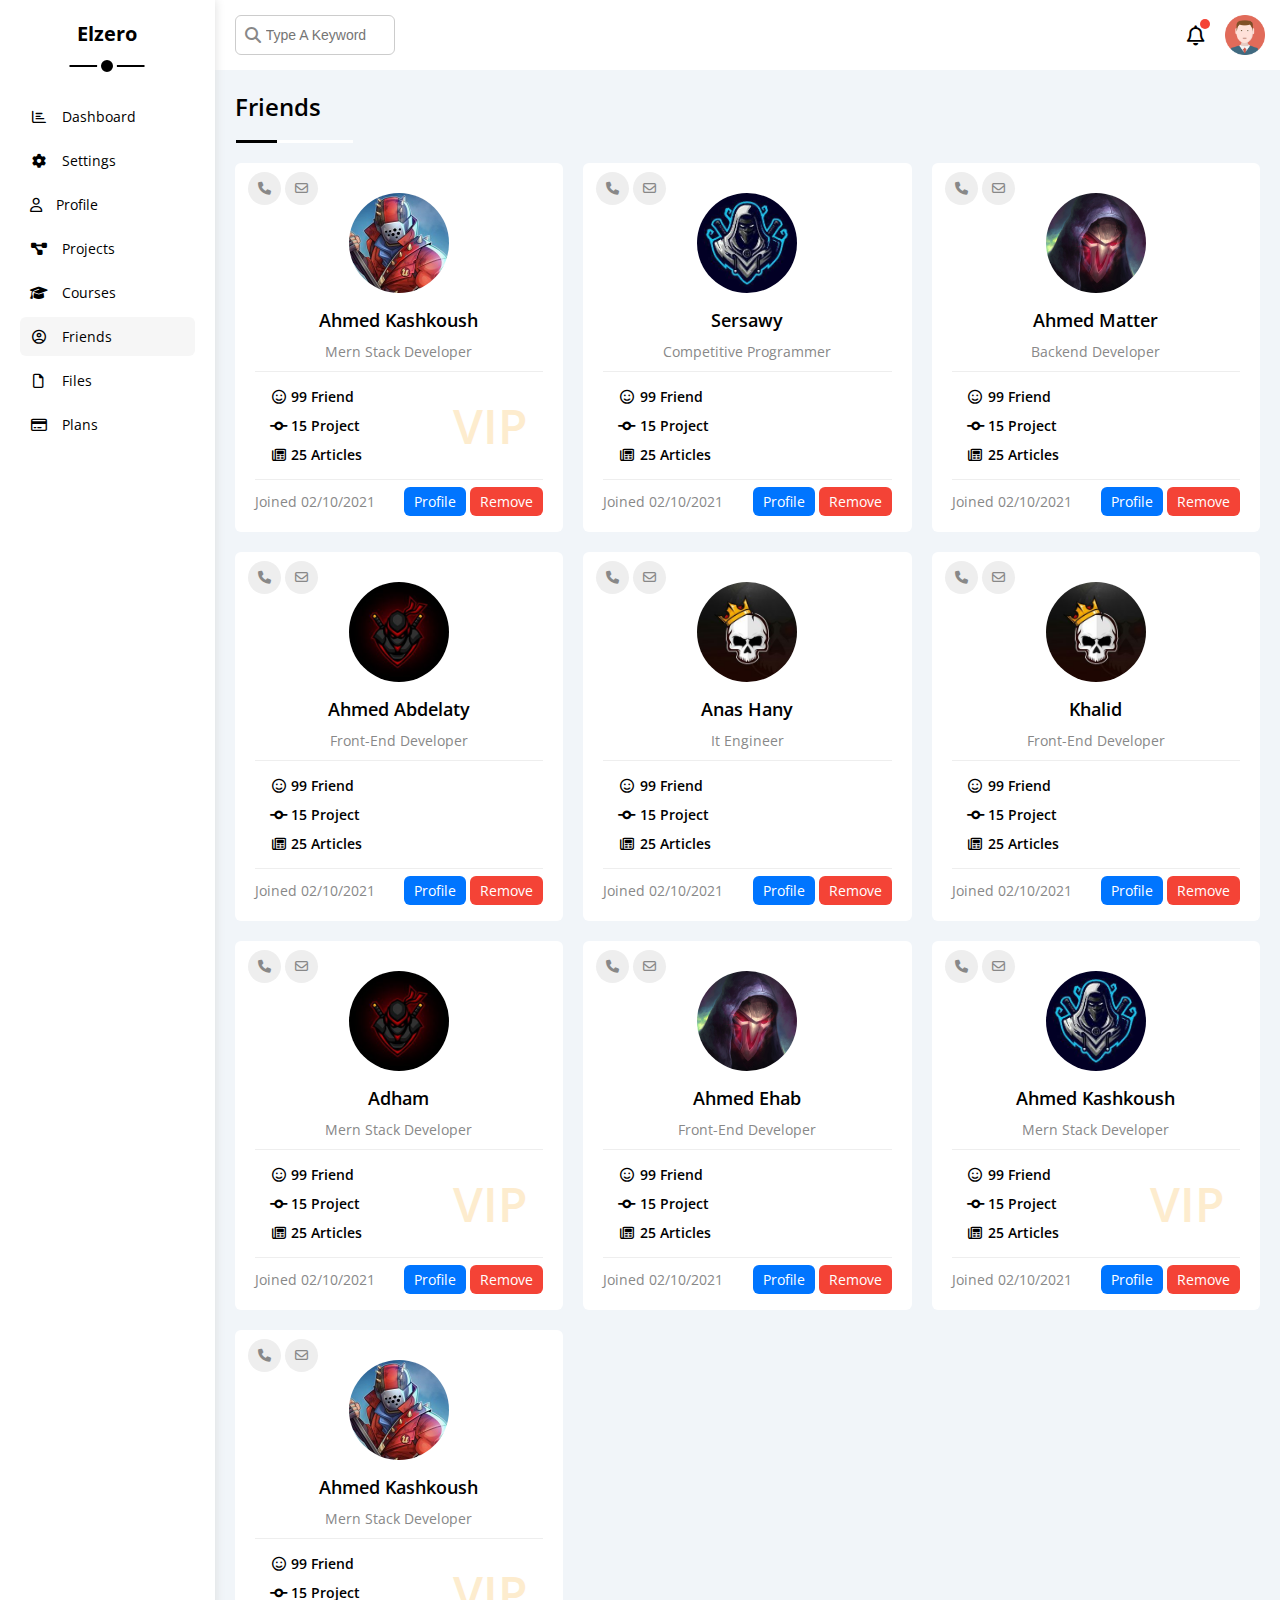
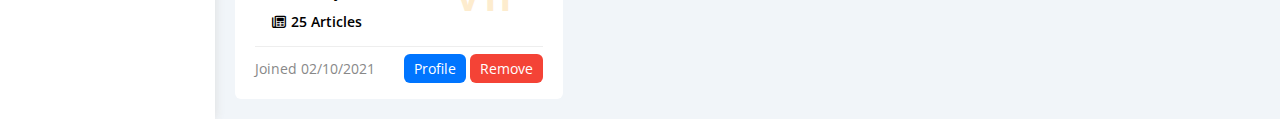
<file: friends.html>
<!DOCTYPE html>
<html lang="en">
  <head>
    <meta charset="UTF-8" />
    <meta name="viewport" content="width=device-width, initial-scale=1.0" />
    <title>Dashboard</title>
    <link rel="stylesheet" href="css/all.min.css" />
    <link rel="stylesheet" href="css/framework.css" />
    <link rel="stylesheet" href="css/style.css" />
  </head>
  <body>
    <!-- ! Start SideBar -->
    <div class="page d-flex .bg-white">
      <aside class="sidebar bg-white p-20 p-relative">
        <h3 class="special-heading txt-cap p-relative">elzero</h3>
        <ul>
          <li>
            <!-- * [Learnt] class="fa-fw" is for fixed width of icons -->
            <a href="index.html" class="fs-14"
              ><i class="far fa-chart-bar fa-fw"></i
              ><span class="c-black hide-mobile"> dashboard</span></a
            >
          </li>
          <li>
            <a href="settings.html" class="fs-14"
              ><i class="fa-solid fa-gear fa-fw"></i
              ><span class="c-black hide-mobile"> settings</span></a
            >
          </li>
          <li>
            <a href="profile.html" class="fs-14"
              ><i class="fa-regular fa-user"></i
              ><span class="c-black hide-mobile"> profile</span></a
            >
          </li>
          <li>
            <a href="projects.html" class="fs-14"
              ><i class="fa-solid fa-diagram-project fa-fw"></i
              ><span class="c-black hide-mobile"> projects</span></a
            >
          </li>
          <li>
            <a href="courses.html" class="fs-14"
              ><i class="fa-solid fa-graduation-cap fa-fw"></i
              ><span class="c-black hide-mobile"> courses</span></a
            >
          </li>
          <li>
            <a href="friends.html" class="fs-14 cur-page"
              ><i class="fa-regular fa-circle-user fa-fw"></i
              ><span class="c-black hide-mobile"> friends</span></a
            >
          </li>
          <li>
            <a href="files.html" class="fs-14"
              ><i class="fa-regular fa-file fa-fw"></i
              ><span class="c-black hide-mobile"> files</span></a
            >
          </li>
          <li>
            <a href="plans.html" class="fs-14"
              ><i class="fa-regular fa-credit-card fa-fw"></i
              ><span class="c-black hide-mobile"> plans</span></a
            >
          </li>
        </ul>
      </aside>
      <!-- ?End SideBar -->
      <!-- ! Start Content -->
      <section class="content w-full">
        <!-- ! Start Navbar -->
        <nav id="navbar" class="bg-white d-flex p-15 juc-between">
          <div class="search d-flex align-c p-relative">
            <i class="fas fa-search fa-fw"></i>
            <input
              type="search"
              class="txt-cap rad-6 fs-14"
              placeholder="type a keyword"
            />
          </div>
          <div class="rhs d-flex align-c gap-20">
            <span class="bell p-relative"
              ><i class="fa-regular fa-bell fa-lg"></i
            ></span>
            <img src="imgs/avatar.png" alt="" />
          </div>
        </nav>
        <!-- ? End Navbar -->
        <!-- ! Start content -->
        <h2 class="main-title txt-cap p-20 p-relative">friends</h2>
        <ul class="friends-wrapper d-grid gap-20 p-20 d-block-mobile">
          <li class="friend bg-white p-20 rad-6">
            <div class="img-holder p-relative txt-c pb-10">
              <img
                src="imgs/friend-01.jpg"
                alt=""
                class="rad-half mb-10 mt-10"
              />
              <span class="txt-cap fs-18 w-light-bold d-block mb-10"
                >ahmed kashkoush</span
              >
              <span class="txt-cap fs-14 c-grey d-block"
                >Mern Stack developer</span
              >
              <div class="contact">
                <i
                  class="fa-solid fa-phone rad-half c-grey bg-eee fs-13 p-10"
                ></i>
                <i
                  class="fa-regular fa-envelope rad-half c-grey bg-eee fs-13 p-10"
                ></i>
              </div>
            </div>
            <div class="details d-flex juc-between align-c p-15">
              <div class="info">
                <span class="d-block fs-14 txt-cap mb-10 w-light-bold"
                  ><i class="fa-regular fa-face-smile fa-fw"></i> 99
                  friend</span
                >
                <span class="d-block fs-14 txt-cap mb-10 w-light-bold"
                  ><i class="fa-solid fa-code-commit fa-fw"></i> 15
                  project</span
                >
                <span class="d-block fs-14 txt-cap w-light-bold"
                  ><i class="fa-regular fa-newspaper fa-fw"></i> 25
                  articles</span
                >
              </div>
              <span>vip</span>
            </div>
            <div class="cmd d-flex juc-between align-c mt-10">
              <span class="date fs-14 c-grey">Joined 02/10/2021</span>
              <div class="btns">
                <span class="stat c-white c-white bg-blue txt-cap"
                  >profile</span
                >
                <span class="stat c-white c-white bg-red txt-cap">remove</span>
              </div>
            </div>
          </li>
          <li class="friend bg-white p-20 rad-6">
            <div class="img-holder p-relative txt-c pb-10">
              <img
                src="imgs/friend-02.jpg"
                alt=""
                class="rad-half mb-10 mt-10"
              />
              <span class="txt-cap fs-18 w-light-bold d-block mb-10"
                >sersawy</span
              >
              <span class="txt-cap fs-14 c-grey d-block"
                >competitive programmer</span
              >
              <div class="contact">
                <i
                  class="fa-solid fa-phone rad-half c-grey bg-eee fs-13 p-10"
                ></i>
                <i
                  class="fa-regular fa-envelope rad-half c-grey bg-eee fs-13 p-10"
                ></i>
              </div>
            </div>
            <div class="details d-flex juc-between align-c p-15">
              <div class="info">
                <span class="d-block fs-14 txt-cap mb-10 w-light-bold"
                  ><i class="fa-regular fa-face-smile fa-fw"></i> 99
                  friend</span
                >
                <span class="d-block fs-14 txt-cap mb-10 w-light-bold"
                  ><i class="fa-solid fa-code-commit fa-fw"></i> 15
                  project</span
                >
                <span class="d-block fs-14 txt-cap w-light-bold"
                  ><i class="fa-regular fa-newspaper fa-fw"></i> 25
                  articles</span
                >
              </div>
            </div>
            <div class="cmd d-flex juc-between align-c mt-10">
              <span class="date fs-14 c-grey">Joined 02/10/2021</span>
              <div class="btns">
                <span class="stat c-white c-white bg-blue txt-cap"
                  >profile</span
                >
                <span class="stat c-white c-white bg-red txt-cap">remove</span>
              </div>
            </div>
          </li>
          <li class="friend bg-white p-20 rad-6">
            <div class="img-holder p-relative txt-c pb-10">
              <img
                src="imgs/friend-03.jpg"
                alt=""
                class="rad-half mb-10 mt-10"
              />
              <span class="txt-cap fs-18 w-light-bold d-block mb-10"
                >ahmed matter</span
              >
              <span class="txt-cap fs-14 c-grey d-block"
                >backend developer</span
              >
              <div class="contact">
                <i
                  class="fa-solid fa-phone rad-half c-grey bg-eee fs-13 p-10"
                ></i>
                <i
                  class="fa-regular fa-envelope rad-half c-grey bg-eee fs-13 p-10"
                ></i>
              </div>
            </div>
            <div class="details d-flex juc-between align-c p-15">
              <div class="info">
                <span class="d-block fs-14 txt-cap mb-10 w-light-bold"
                  ><i class="fa-regular fa-face-smile fa-fw"></i> 99
                  friend</span
                >
                <span class="d-block fs-14 txt-cap mb-10 w-light-bold"
                  ><i class="fa-solid fa-code-commit fa-fw"></i> 15
                  project</span
                >
                <span class="d-block fs-14 txt-cap w-light-bold"
                  ><i class="fa-regular fa-newspaper fa-fw"></i> 25
                  articles</span
                >
              </div>
            </div>
            <div class="cmd d-flex juc-between align-c mt-10">
              <span class="date fs-14 c-grey">Joined 02/10/2021</span>
              <div class="btns">
                <span class="stat c-white c-white bg-blue txt-cap"
                  >profile</span
                >
                <span class="stat c-white c-white bg-red txt-cap">remove</span>
              </div>
            </div>
          </li>
          <li class="friend bg-white p-20 rad-6">
            <div class="img-holder p-relative txt-c pb-10">
              <img
                src="imgs/friend-04.jpg"
                alt=""
                class="rad-half mb-10 mt-10"
              />
              <span class="txt-cap fs-18 w-light-bold d-block mb-10"
                >ahmed abdelaty</span
              >
              <span class="txt-cap fs-14 c-grey d-block"
                >front-end developer</span
              >
              <div class="contact">
                <i
                  class="fa-solid fa-phone rad-half c-grey bg-eee fs-13 p-10"
                ></i>
                <i
                  class="fa-regular fa-envelope rad-half c-grey bg-eee fs-13 p-10"
                ></i>
              </div>
            </div>
            <div class="details d-flex juc-between align-c p-15">
              <div class="info">
                <span class="d-block fs-14 txt-cap mb-10 w-light-bold"
                  ><i class="fa-regular fa-face-smile fa-fw"></i> 99
                  friend</span
                >
                <span class="d-block fs-14 txt-cap mb-10 w-light-bold"
                  ><i class="fa-solid fa-code-commit fa-fw"></i> 15
                  project</span
                >
                <span class="d-block fs-14 txt-cap w-light-bold"
                  ><i class="fa-regular fa-newspaper fa-fw"></i> 25
                  articles</span
                >
              </div>
            </div>
            <div class="cmd d-flex juc-between align-c mt-10">
              <span class="date fs-14 c-grey">Joined 02/10/2021</span>
              <div class="btns">
                <span class="stat c-white c-white bg-blue txt-cap"
                  >profile</span
                >
                <span class="stat c-white c-white bg-red txt-cap">remove</span>
              </div>
            </div>
          </li>
          <li class="friend bg-white p-20 rad-6">
            <div class="img-holder p-relative txt-c pb-10">
              <img
                src="imgs/friend-05.jpg"
                alt=""
                class="rad-half mb-10 mt-10"
              />
              <span class="txt-cap fs-18 w-light-bold d-block mb-10"
                >anas hany</span
              >
              <span class="txt-cap fs-14 c-grey d-block">it engineer</span>
              <div class="contact">
                <i
                  class="fa-solid fa-phone rad-half c-grey bg-eee fs-13 p-10"
                ></i>
                <i
                  class="fa-regular fa-envelope rad-half c-grey bg-eee fs-13 p-10"
                ></i>
              </div>
            </div>
            <div class="details d-flex juc-between align-c p-15">
              <div class="info">
                <span class="d-block fs-14 txt-cap mb-10 w-light-bold"
                  ><i class="fa-regular fa-face-smile fa-fw"></i> 99
                  friend</span
                >
                <span class="d-block fs-14 txt-cap mb-10 w-light-bold"
                  ><i class="fa-solid fa-code-commit fa-fw"></i> 15
                  project</span
                >
                <span class="d-block fs-14 txt-cap w-light-bold"
                  ><i class="fa-regular fa-newspaper fa-fw"></i> 25
                  articles</span
                >
              </div>
            </div>
            <div class="cmd d-flex juc-between align-c mt-10">
              <span class="date fs-14 c-grey">Joined 02/10/2021</span>
              <div class="btns">
                <span class="stat c-white c-white bg-blue txt-cap"
                  >profile</span
                >
                <span class="stat c-white c-white bg-red txt-cap">remove</span>
              </div>
            </div>
          </li>
          <li class="friend bg-white p-20 rad-6">
            <div class="img-holder p-relative txt-c pb-10">
              <img
                src="imgs/friend-05.jpg"
                alt=""
                class="rad-half mb-10 mt-10"
              />
              <span class="txt-cap fs-18 w-light-bold d-block mb-10"
                >Khalid
              </span>
              <span class="txt-cap fs-14 c-grey d-block"
                >front-end developer</span
              >
              <div class="contact">
                <i
                  class="fa-solid fa-phone rad-half c-grey bg-eee fs-13 p-10"
                ></i>
                <i
                  class="fa-regular fa-envelope rad-half c-grey bg-eee fs-13 p-10"
                ></i>
              </div>
            </div>
            <div class="details d-flex juc-between align-c p-15">
              <div class="info">
                <span class="d-block fs-14 txt-cap mb-10 w-light-bold"
                  ><i class="fa-regular fa-face-smile fa-fw"></i> 99
                  friend</span
                >
                <span class="d-block fs-14 txt-cap mb-10 w-light-bold"
                  ><i class="fa-solid fa-code-commit fa-fw"></i> 15
                  project</span
                >
                <span class="d-block fs-14 txt-cap w-light-bold"
                  ><i class="fa-regular fa-newspaper fa-fw"></i> 25
                  articles</span
                >
              </div>
            </div>
            <div class="cmd d-flex juc-between align-c mt-10">
              <span class="date fs-14 c-grey">Joined 02/10/2021</span>
              <div class="btns">
                <span class="stat c-white c-white bg-blue txt-cap"
                  >profile</span
                >
                <span class="stat c-white c-white bg-red txt-cap">remove</span>
              </div>
            </div>
          </li>
          <li class="friend bg-white p-20 rad-6">
            <div class="img-holder p-relative txt-c pb-10">
              <img
                src="imgs/friend-04.jpg"
                alt=""
                class="rad-half mb-10 mt-10"
              />
              <span class="txt-cap fs-18 w-light-bold d-block mb-10"
                >adham
              </span>
              <span class="txt-cap fs-14 c-grey d-block"
                >mern stack developer</span
              >
              <div class="contact">
                <i
                  class="fa-solid fa-phone rad-half c-grey bg-eee fs-13 p-10"
                ></i>
                <i
                  class="fa-regular fa-envelope rad-half c-grey bg-eee fs-13 p-10"
                ></i>
              </div>
            </div>
            <div class="details d-flex juc-between align-c p-15">
              <div class="info">
                <span class="d-block fs-14 txt-cap mb-10 w-light-bold"
                  ><i class="fa-regular fa-face-smile fa-fw"></i> 99
                  friend</span
                >
                <span class="d-block fs-14 txt-cap mb-10 w-light-bold"
                  ><i class="fa-solid fa-code-commit fa-fw"></i> 15
                  project</span
                >
                <span class="d-block fs-14 txt-cap w-light-bold"
                  ><i class="fa-regular fa-newspaper fa-fw"></i> 25
                  articles</span
                >
              </div>
              <span>vip</span>
            </div>
            <div class="cmd d-flex juc-between align-c mt-10">
              <span class="date fs-14 c-grey">Joined 02/10/2021</span>
              <div class="btns">
                <span class="stat c-white c-white bg-blue txt-cap"
                  >profile</span
                >
                <span class="stat c-white c-white bg-red txt-cap">remove</span>
              </div>
            </div>
          </li>
          <li class="friend bg-white p-20 rad-6">
            <div class="img-holder p-relative txt-c pb-10">
              <img
                src="imgs/friend-03.jpg"
                alt=""
                class="rad-half mb-10 mt-10"
              />
              <span class="txt-cap fs-18 w-light-bold d-block mb-10"
                >ahmed ehab</span
              >
              <span class="txt-cap fs-14 c-grey d-block"
                >front-end developer</span
              >
              <div class="contact">
                <i
                  class="fa-solid fa-phone rad-half c-grey bg-eee fs-13 p-10"
                ></i>
                <i
                  class="fa-regular fa-envelope rad-half c-grey bg-eee fs-13 p-10"
                ></i>
              </div>
            </div>
            <div class="details d-flex juc-between align-c p-15">
              <div class="info">
                <span class="d-block fs-14 txt-cap mb-10 w-light-bold"
                  ><i class="fa-regular fa-face-smile fa-fw"></i> 99
                  friend</span
                >
                <span class="d-block fs-14 txt-cap mb-10 w-light-bold"
                  ><i class="fa-solid fa-code-commit fa-fw"></i> 15
                  project</span
                >
                <span class="d-block fs-14 txt-cap w-light-bold"
                  ><i class="fa-regular fa-newspaper fa-fw"></i> 25
                  articles</span
                >
              </div>
            </div>
            <div class="cmd d-flex juc-between align-c mt-10">
              <span class="date fs-14 c-grey">Joined 02/10/2021</span>
              <div class="btns">
                <span class="stat c-white c-white bg-blue txt-cap"
                  >profile</span
                >
                <span class="stat c-white c-white bg-red txt-cap">remove</span>
              </div>
            </div>
          </li>
          <li class="friend bg-white p-20 rad-6">
            <div class="img-holder p-relative txt-c pb-10">
              <img
                src="imgs/friend-02.jpg"
                alt=""
                class="rad-half mb-10 mt-10"
              />
              <span class="txt-cap fs-18 w-light-bold d-block mb-10"
                >ahmed kashkoush</span
              >
              <span class="txt-cap fs-14 c-grey d-block"
                >Mern Stack developer</span
              >
              <div class="contact">
                <i
                  class="fa-solid fa-phone rad-half c-grey bg-eee fs-13 p-10"
                ></i>
                <i
                  class="fa-regular fa-envelope rad-half c-grey bg-eee fs-13 p-10"
                ></i>
              </div>
            </div>
            <div class="details d-flex juc-between align-c p-15">
              <div class="info">
                <span class="d-block fs-14 txt-cap mb-10 w-light-bold"
                  ><i class="fa-regular fa-face-smile fa-fw"></i> 99
                  friend</span
                >
                <span class="d-block fs-14 txt-cap mb-10 w-light-bold"
                  ><i class="fa-solid fa-code-commit fa-fw"></i> 15
                  project</span
                >
                <span class="d-block fs-14 txt-cap w-light-bold"
                  ><i class="fa-regular fa-newspaper fa-fw"></i> 25
                  articles</span
                >
              </div>
              <span>vip</span>
            </div>
            <div class="cmd d-flex juc-between align-c mt-10">
              <span class="date fs-14 c-grey">Joined 02/10/2021</span>
              <div class="btns">
                <span class="stat c-white c-white bg-blue txt-cap"
                  >profile</span
                >
                <span class="stat c-white c-white bg-red txt-cap">remove</span>
              </div>
            </div>
          </li>
          <li class="friend bg-white p-20 rad-6">
            <div class="img-holder p-relative txt-c pb-10">
              <img
                src="imgs/friend-01.jpg"
                alt=""
                class="rad-half mb-10 mt-10"
              />
              <span class="txt-cap fs-18 w-light-bold d-block mb-10"
                >ahmed kashkoush</span
              >
              <span class="txt-cap fs-14 c-grey d-block"
                >Mern Stack developer</span
              >
              <div class="contact">
                <i
                  class="fa-solid fa-phone rad-half c-grey bg-eee fs-13 p-10"
                ></i>
                <i
                  class="fa-regular fa-envelope rad-half c-grey bg-eee fs-13 p-10"
                ></i>
              </div>
            </div>
            <div class="details d-flex juc-between align-c p-15">
              <div class="info">
                <span class="d-block fs-14 txt-cap mb-10 w-light-bold"
                  ><i class="fa-regular fa-face-smile fa-fw"></i> 99
                  friend</span
                >
                <span class="d-block fs-14 txt-cap mb-10 w-light-bold"
                  ><i class="fa-solid fa-code-commit fa-fw"></i> 15
                  project</span
                >
                <span class="d-block fs-14 txt-cap w-light-bold"
                  ><i class="fa-regular fa-newspaper fa-fw"></i> 25
                  articles</span
                >
              </div>
              <span>vip</span>
            </div>
            <div class="cmd d-flex juc-between align-c mt-10">
              <span class="date fs-14 c-grey">Joined 02/10/2021</span>
              <div class="btns">
                <span class="stat c-white c-white bg-blue txt-cap"
                  >profile</span
                >
                <span class="stat c-white c-white bg-red txt-cap">remove</span>
              </div>
            </div>
          </li>
        </ul>
      </section>
      <!-- ? End Content 
        
        
      -->
    </div>
  </body>
</html>
</file>
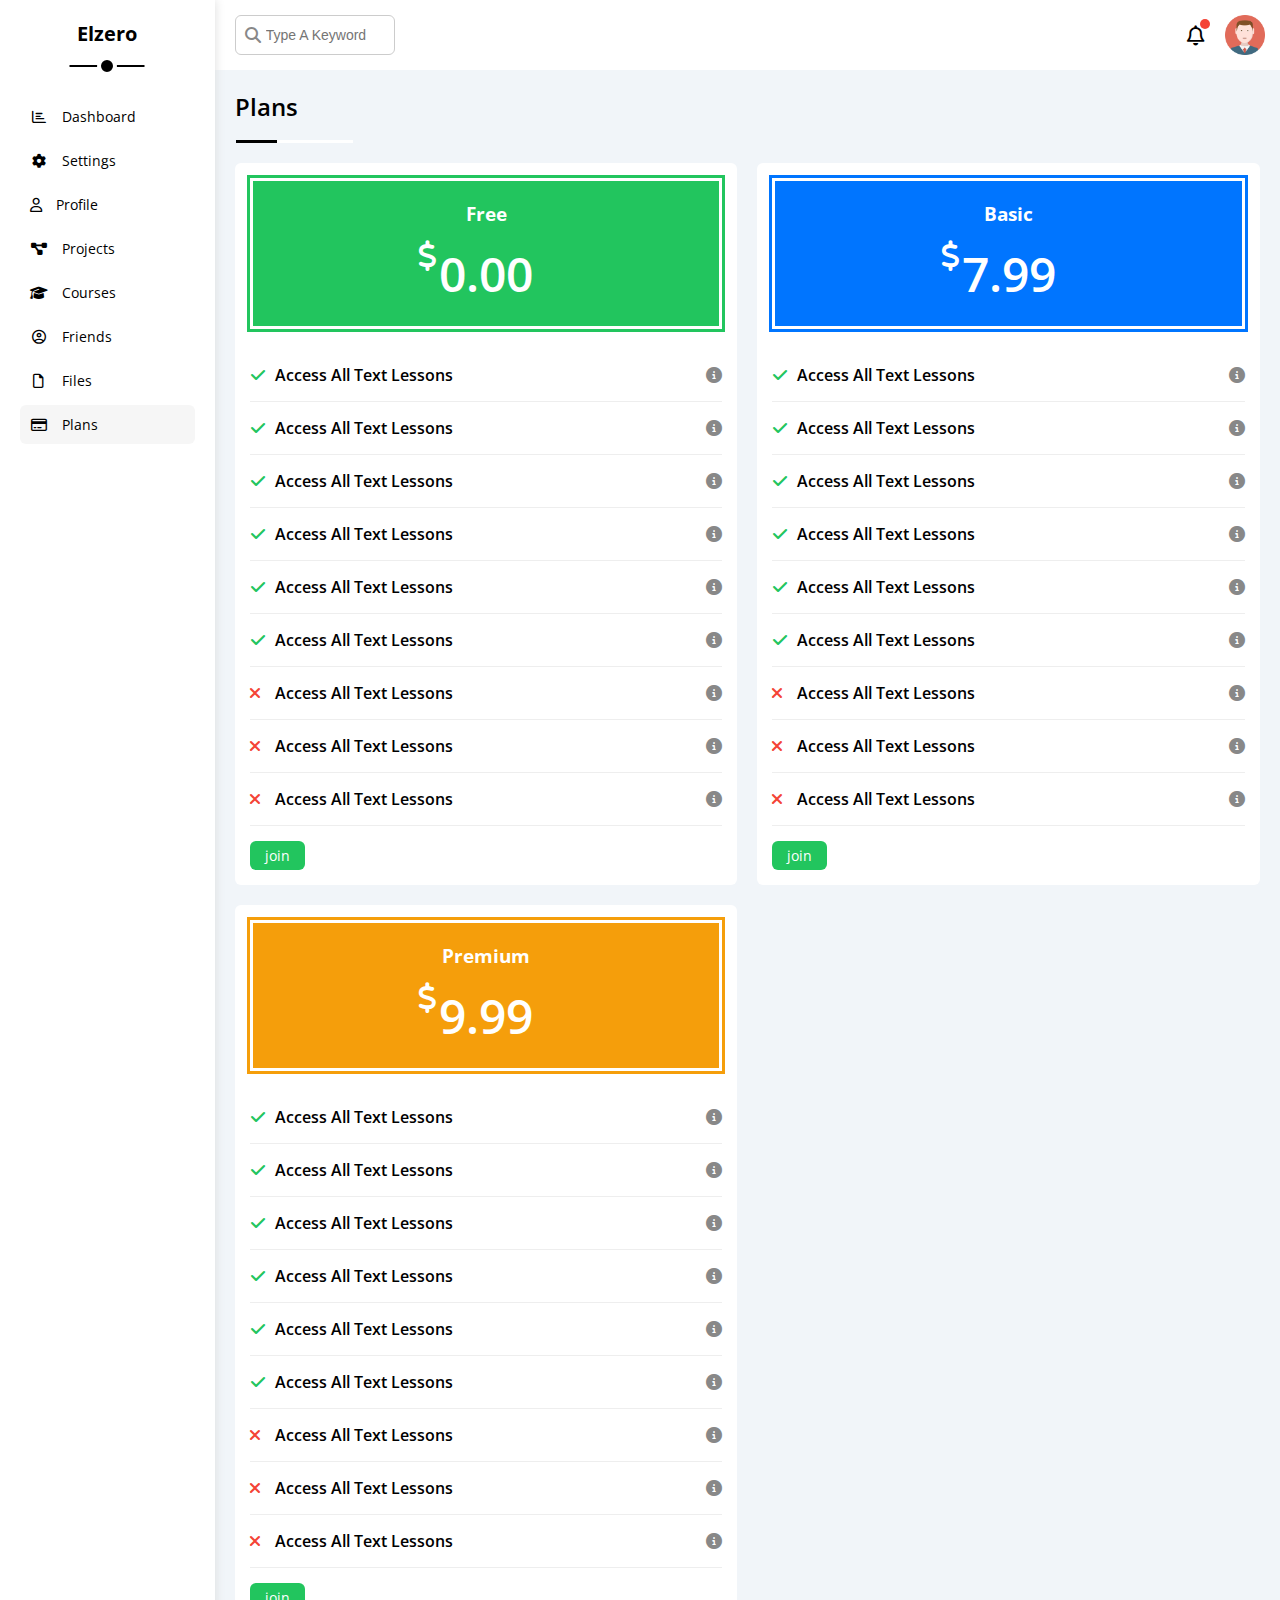
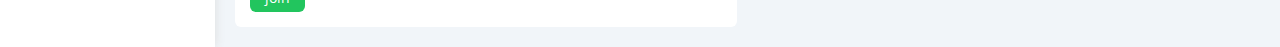
<file: plans.html>
<!DOCTYPE html>
<html lang="en">
  <head>
    <meta charset="UTF-8" />
    <meta name="viewport" content="width=device-width, initial-scale=1.0" />
    <title>Dashboard</title>
    <link rel="stylesheet" href="css/all.min.css" />
    <link rel="stylesheet" href="css/framework.css" />
    <link rel="stylesheet" href="css/style.css" />
  </head>
  <body>
    <!-- ! Start SideBar -->
    <div class="page d-flex .bg-white">
      <aside class="sidebar bg-white p-20 p-relative">
        <h3 class="special-heading txt-cap p-relative">elzero</h3>
        <ul>
          <li>
            <!-- * [Learnt] class="fa-fw" is for fixed width of icons -->
            <a href="index.html" class="fs-14"
              ><i class="far fa-chart-bar fa-fw"></i
              ><span class="c-black hide-mobile"> dashboard</span></a
            >
          </li>
          <li>
            <a href="settings.html" class="fs-14"
              ><i class="fa-solid fa-gear fa-fw"></i
              ><span class="c-black hide-mobile"> settings</span></a
            >
          </li>
          <li>
            <a href="profile.html" class="fs-14"
              ><i class="fa-regular fa-user"></i
              ><span class="c-black hide-mobile"> profile</span></a
            >
          </li>
          <li>
            <a href="projects.html" class="fs-14"
              ><i class="fa-solid fa-diagram-project fa-fw"></i
              ><span class="c-black hide-mobile"> projects</span></a
            >
          </li>
          <li>
            <a href="courses.html" class="fs-14"
              ><i class="fa-solid fa-graduation-cap fa-fw"></i
              ><span class="c-black hide-mobile"> courses</span></a
            >
          </li>
          <li>
            <a href="friends.html" class="fs-14"
              ><i class="fa-regular fa-circle-user fa-fw"></i
              ><span class="c-black hide-mobile"> friends</span></a
            >
          </li>
          <li>
            <a href="files.html" class="fs-14"
              ><i class="fa-regular fa-file fa-fw"></i
              ><span class="c-black hide-mobile"> files</span></a
            >
          </li>
          <li>
            <a href="plans.html" class="fs-14 cur-page"
              ><i class="fa-regular fa-credit-card fa-fw"></i
              ><span class="c-black hide-mobile"> plans</span></a
            >
          </li>
        </ul>
      </aside>
      <!-- ?End SideBar -->
      <!-- ! Start Content -->
      <section class="content w-full">
        <!-- ! Start Navbar -->
        <nav id="navbar" class="bg-white d-flex p-15 juc-between">
          <div class="search d-flex align-c p-relative">
            <i class="fas fa-search fa-fw"></i>
            <input
              type="search"
              class="txt-cap rad-6 fs-14"
              placeholder="type a keyword"
            />
          </div>
          <div class="rhs d-flex align-c gap-20">
            <span class="bell p-relative"
              ><i class="fa-regular fa-bell fa-lg"></i
            ></span>
            <img src="imgs/avatar.png" alt="" />
          </div>
        </nav>
        <!-- ? End Navbar -->
        <!-- ! Start content -->
        <h2 class="main-title txt-cap p-20 p-relative">plans</h2>
        <ul class="plan-wrapper d-grid gap-20 p-20 d-block-mobile">
          <li
            class="bg-white p-15 rad-6"
            style="--bg-color: var(--green-color)"
          >
            <div class="head txt-c c-white bg-green pt-20 pb-20 mb-20">
              <h3 class="txt-cap mb-15">free</h3>
              <h3 class="txt-cap p-relative">
                <i class="fas fa-dollar-sign"></i>0.00
              </h3>
            </div>
            <ul class="details">
              <li class="p-relative d-flex juc-between align-c pt-15 pb-15">
                <span class="fs-16 w-light-bold">Access All Text Lessons</span>
                <i class="fa-solid fa-circle-info help fs-16 c-grey"></i>
              </li>
              <li class="p-relative d-flex juc-between align-c pt-15 pb-15">
                <span class="fs-16 w-light-bold">Access All Text Lessons</span>
                <i class="fa-solid fa-circle-info help fs-16 c-grey"></i>
              </li>
              <li class="p-relative d-flex juc-between align-c pt-15 pb-15">
                <span class="fs-16 w-light-bold">Access All Text Lessons</span>
                <i class="fa-solid fa-circle-info help fs-16 c-grey"></i>
              </li>
              <li class="p-relative d-flex juc-between align-c pt-15 pb-15">
                <span class="fs-16 w-light-bold">Access All Text Lessons</span>
                <i class="fa-solid fa-circle-info help fs-16 c-grey"></i>
              </li>
              <li class="p-relative d-flex juc-between align-c pt-15 pb-15">
                <span class="fs-16 w-light-bold">Access All Text Lessons</span>
                <i class="fa-solid fa-circle-info help fs-16 c-grey"></i>
              </li>
              <li class="p-relative d-flex juc-between align-c pt-15 pb-15">
                <span class="fs-16 w-light-bold">Access All Text Lessons</span>
                <i class="fa-solid fa-circle-info help fs-16 c-grey"></i>
              </li>
              <li class="p-relative d-flex juc-between align-c pt-15 pb-15 no">
                <span class="fs-16 w-light-bold">Access All Text Lessons</span>
                <i class="fa-solid fa-circle-info help fs-16 c-grey"></i>
              </li>
              <li class="p-relative d-flex juc-between align-c pt-15 pb-15 no">
                <span class="fs-16 w-light-bold">Access All Text Lessons</span>
                <i class="fa-solid fa-circle-info help fs-16 c-grey"></i>
              </li>
              <li class="p-relative d-flex juc-between align-c pt-15 pb-15 no">
                <span class="fs-16 w-light-bold">Access All Text Lessons</span>
                <i class="fa-solid fa-circle-info help fs-16 c-grey"></i>
              </li>
            </ul>
            <a
              href="#"
              class="btn-shape c-white bg-green mt-15 d-block-mobile txt-c-mobile"
              >join</a
            >
          </li>
          <li class="bg-white p-15 rad-6" style="--bg-color: var(--blue-color)">
            <div class="head txt-c c-white bg-blue pt-20 pb-20 mb-20">
              <h3 class="txt-cap mb-15">basic</h3>
              <h3 class="txt-cap p-relative">
                <i class="fas fa-dollar-sign"></i>7.99
              </h3>
            </div>
            <ul class="details">
              <li class="p-relative d-flex juc-between align-c pt-15 pb-15">
                <span class="fs-16 w-light-bold">Access All Text Lessons</span>
                <i class="fa-solid fa-circle-info help fs-16 c-grey"></i>
              </li>
              <li class="p-relative d-flex juc-between align-c pt-15 pb-15">
                <span class="fs-16 w-light-bold">Access All Text Lessons</span>
                <i class="fa-solid fa-circle-info help fs-16 c-grey"></i>
              </li>
              <li class="p-relative d-flex juc-between align-c pt-15 pb-15">
                <span class="fs-16 w-light-bold">Access All Text Lessons</span>
                <i class="fa-solid fa-circle-info help fs-16 c-grey"></i>
              </li>
              <li class="p-relative d-flex juc-between align-c pt-15 pb-15">
                <span class="fs-16 w-light-bold">Access All Text Lessons</span>
                <i class="fa-solid fa-circle-info help fs-16 c-grey"></i>
              </li>
              <li class="p-relative d-flex juc-between align-c pt-15 pb-15">
                <span class="fs-16 w-light-bold">Access All Text Lessons</span>
                <i class="fa-solid fa-circle-info help fs-16 c-grey"></i>
              </li>
              <li class="p-relative d-flex juc-between align-c pt-15 pb-15">
                <span class="fs-16 w-light-bold">Access All Text Lessons</span>
                <i class="fa-solid fa-circle-info help fs-16 c-grey"></i>
              </li>
              <li class="p-relative d-flex juc-between align-c pt-15 pb-15 no">
                <span class="fs-16 w-light-bold">Access All Text Lessons</span>
                <i class="fa-solid fa-circle-info help fs-16 c-grey"></i>
              </li>
              <li class="p-relative d-flex juc-between align-c pt-15 pb-15 no">
                <span class="fs-16 w-light-bold">Access All Text Lessons</span>
                <i class="fa-solid fa-circle-info help fs-16 c-grey"></i>
              </li>
              <li class="p-relative d-flex juc-between align-c pt-15 pb-15 no">
                <span class="fs-16 w-light-bold">Access All Text Lessons</span>
                <i class="fa-solid fa-circle-info help fs-16 c-grey"></i>
              </li>
            </ul>
            <a href="#" class="btn-shape c-white bg-green mt-15">join</a>
          </li>
          <li
            class="bg-white p-15 rad-6"
            style="--bg-color: var(--orange-color)"
          >
            <div class="head txt-c c-white bg-orange pt-20 pb-20 mb-20">
              <h3 class="txt-cap mb-15">premium</h3>
              <h3 class="txt-cap p-relative">
                <i class="fas fa-dollar-sign"></i>9.99
              </h3>
            </div>
            <ul class="details">
              <li class="p-relative d-flex juc-between align-c pt-15 pb-15">
                <span class="fs-16 w-light-bold">Access All Text Lessons</span>
                <i class="fa-solid fa-circle-info help fs-16 c-grey"></i>
              </li>
              <li class="p-relative d-flex juc-between align-c pt-15 pb-15">
                <span class="fs-16 w-light-bold">Access All Text Lessons</span>
                <i class="fa-solid fa-circle-info help fs-16 c-grey"></i>
              </li>
              <li class="p-relative d-flex juc-between align-c pt-15 pb-15">
                <span class="fs-16 w-light-bold">Access All Text Lessons</span>
                <i class="fa-solid fa-circle-info help fs-16 c-grey"></i>
              </li>
              <li class="p-relative d-flex juc-between align-c pt-15 pb-15">
                <span class="fs-16 w-light-bold">Access All Text Lessons</span>
                <i class="fa-solid fa-circle-info help fs-16 c-grey"></i>
              </li>
              <li class="p-relative d-flex juc-between align-c pt-15 pb-15">
                <span class="fs-16 w-light-bold">Access All Text Lessons</span>
                <i class="fa-solid fa-circle-info help fs-16 c-grey"></i>
              </li>
              <li class="p-relative d-flex juc-between align-c pt-15 pb-15">
                <span class="fs-16 w-light-bold">Access All Text Lessons</span>
                <i class="fa-solid fa-circle-info help fs-16 c-grey"></i>
              </li>
              <li class="p-relative d-flex juc-between align-c pt-15 pb-15 no">
                <span class="fs-16 w-light-bold">Access All Text Lessons</span>
                <i class="fa-solid fa-circle-info help fs-16 c-grey"></i>
              </li>
              <li class="p-relative d-flex juc-between align-c pt-15 pb-15 no">
                <span class="fs-16 w-light-bold">Access All Text Lessons</span>
                <i class="fa-solid fa-circle-info help fs-16 c-grey"></i>
              </li>
              <li class="p-relative d-flex juc-between align-c pt-15 pb-15 no">
                <span class="fs-16 w-light-bold">Access All Text Lessons</span>
                <i class="fa-solid fa-circle-info help fs-16 c-grey"></i>
              </li>
            </ul>
            <a href="#" class="btn-shape c-white bg-green mt-15">join</a>
          </li>
        </ul>
      </section>
      <!-- ? End Content 
        
        
      -->
    </div>
  </body>
</html>
</file>
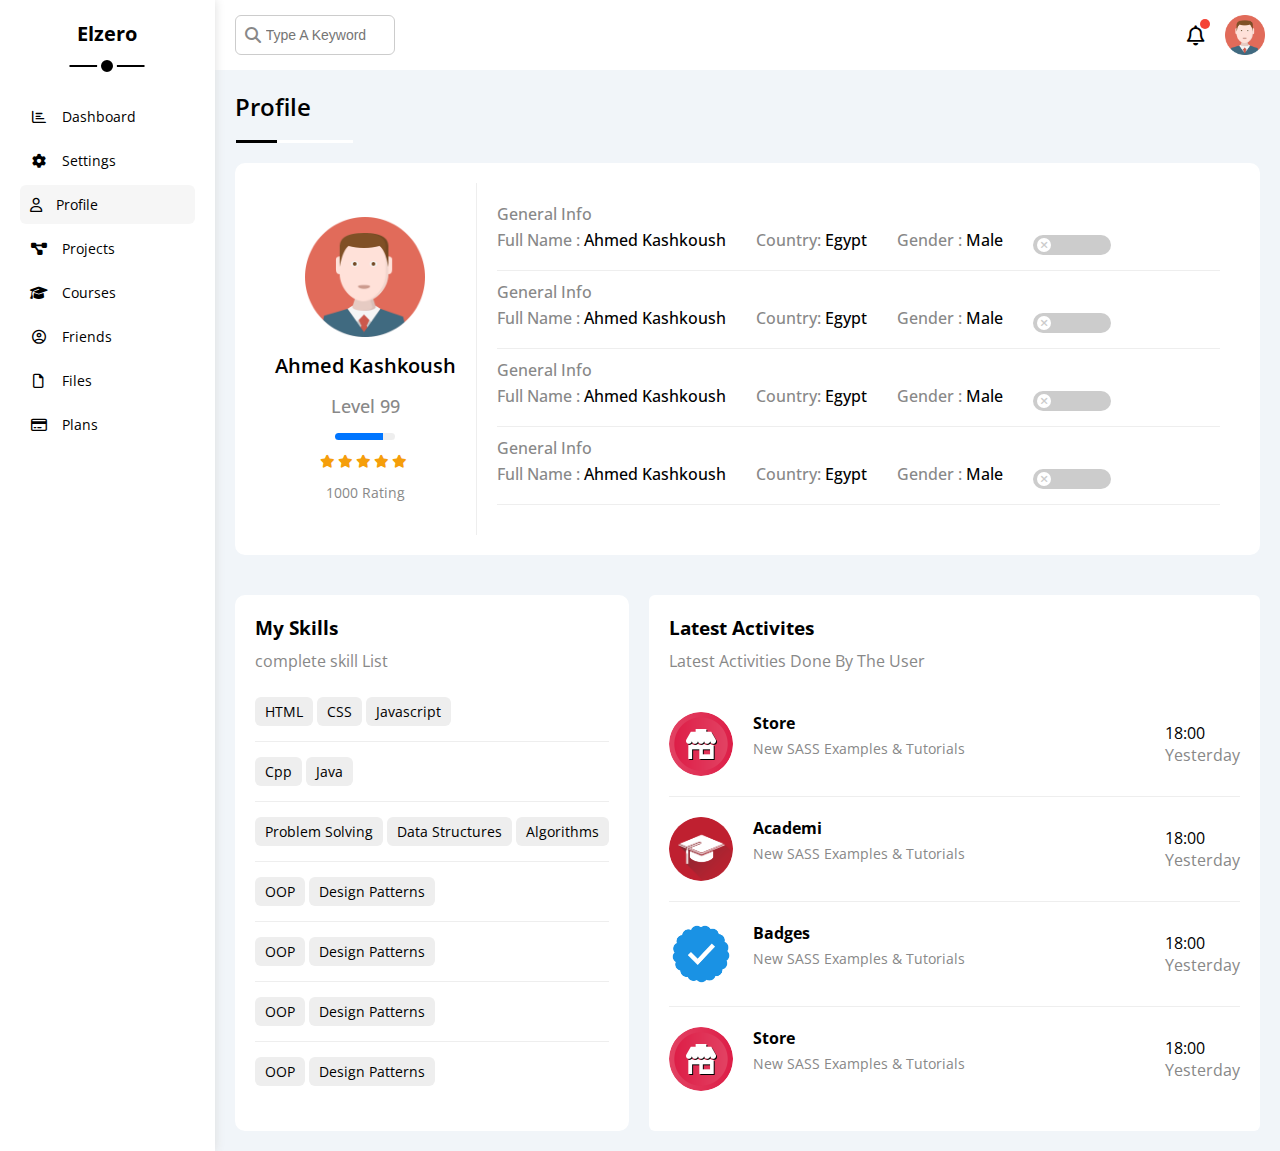
<file: profile.html>
<!DOCTYPE html>
<html lang="en">
  <head>
    <meta charset="UTF-8" />
    <meta name="viewport" content="width=device-width, initial-scale=1.0" />
    <title>Dashboard</title>
    <link rel="stylesheet" href="css/all.min.css" />
    <link rel="stylesheet" href="css/framework.css" />
    <link rel="stylesheet" href="css/style.css" />
  </head>
  <body>
    <!-- ! Start SideBar -->
    <div class="page d-flex .bg-white">
      <aside class="sidebar bg-white p-20 p-relative">
        <h3 class="special-heading txt-cap p-relative">elzero</h3>
        <ul>
          <li>
            <!-- * [Learnt] class="fa-fw" is for fixed width of icons -->
            <a href="index.html" class="fs-14"
              ><i class="far fa-chart-bar fa-fw"></i
              ><span class="c-black hide-mobile"> dashboard</span></a
            >
          </li>
          <li>
            <a href="settings.html" class="fs-14"
              ><i class="fa-solid fa-gear fa-fw"></i
              ><span class="c-black hide-mobile"> settings</span></a
            >
          </li>
          <li>
            <a href="profile.html" class="fs-14 cur-page"
              ><i class="fa-regular fa-user"></i
              ><span class="c-black hide-mobile"> profile</span></a
            >
          </li>
          <li>
            <a href="projects.html" class="fs-14"
              ><i class="fa-solid fa-diagram-project fa-fw"></i
              ><span class="c-black hide-mobile"> projects</span></a
            >
          </li>
          <li>
            <a href="courses.html" class="fs-14"
              ><i class="fa-solid fa-graduation-cap fa-fw"></i
              ><span class="c-black hide-mobile"> courses</span></a
            >
          </li>
          <li>
            <a href="friends.html" class="fs-14"
              ><i class="fa-regular fa-circle-user fa-fw"></i
              ><span class="c-black hide-mobile"> friends</span></a
            >
          </li>
          <li>
            <a href="files.html" class="fs-14"
              ><i class="fa-regular fa-file fa-fw"></i
              ><span class="c-black hide-mobile"> files</span></a
            >
          </li>
          <li>
            <a href="plans.html" class="fs-14"
              ><i class="fa-regular fa-credit-card fa-fw"></i
              ><span class="c-black hide-mobile"> plans</span></a
            >
          </li>
        </ul>
      </aside>
      <!-- ?End SideBar -->
      <!-- ! Start Content -->
      <section class="content w-full">
        <!-- ! Start Navbar -->
        <nav id="navbar" class="bg-white d-flex p-15 juc-between">
          <div class="search d-flex align-c p-relative">
            <i class="fas fa-search fa-fw"></i>
            <input
              type="search"
              class="txt-cap rad-6 fs-14"
              placeholder="type a keyword"
            />
          </div>
          <div class="rhs d-flex align-c gap-20">
            <span class="bell p-relative"
              ><i class="fa-regular fa-bell fa-lg"></i
            ></span>
            <img src="imgs/avatar.png" alt="" />
          </div>
        </nav>
        <!-- ? End Navbar -->
        <!-- ! Start content -->
        <h2 class="main-title txt-cap p-20 p-relative">profile</h2>
        <div
          class="personal-info m-20 p-20 bg-white rad-10 d-flex d-block-mobile"
        >
          <div class="user p-20">
            <img src="imgs/avatar.png" alt="" />
            <h3 class="txt-cap txt-c fs-20 w-light-bold mt-15">
              ahmed kashkoush
            </h3>
            <span class="fs-18 c-grey txt-cap level mt-15 w-lighter-bold"
              >level 99</span
            >
            <div class="bar"></div>
            <div class="stars d-flex mt-15">
              <i class="fa-solid fa-star c-orange fs-13"></i>
              <i class="fa-solid fa-star c-orange fs-13"></i>
              <i class="fa-solid fa-star c-orange fs-13"></i>
              <i class="fa-solid fa-star c-orange fs-13"></i>
              <i class="fa-solid fa-star c-orange fs-13"></i>
            </div>
            <span class="fs-14 c-grey rating-num mt-15">1000 Rating</span>
          </div>

          <div class="general-info p-20">
            <span class="d-block fs-16 c-grey w-lighter-bold txt-cap"
              >General Info</span
            >
            <div class="row-info d-flex juc-between align-c">
              <div class="infos d-flex gap-20 align-c d-block-mobile">
                <div class="info">
                  <span class="fs-16 c-grey w-lighter-bold txt-cap"
                    >full name :</span
                  >
                  <span class="fs-16 txt-cap w-lighter-bold"
                    >ahmed kashkoush</span
                  >
                </div>
                <div class="info">
                  <span class="fs-16 c-grey w-lighter-bold txt-cap"
                    >country:</span
                  >
                  <span class="fs-16 txt-cap w-lighter-bold">egypt</span>
                </div>
                <div class="info">
                  <span class="fs-16 c-grey w-lighter-bold txt-cap"
                    >gender :</span
                  >
                  <span class="fs-16 txt-cap w-lighter-bold">male</span>
                </div>
                <label class="toggle d-flex align-c">
                  <input type="checkbox" name="" class="toggle-checkbox" />
                  <div class="toggle-switch"></div>
                </label>
              </div>
            </div>
            <span class="d-block fs-16 c-grey w-lighter-bold txt-cap"
              >General Info</span
            >
            <div class="row-info d-flex juc-between align-c">
              <div class="infos d-flex gap-20 align-c d-block-mobile">
                <div class="info">
                  <span class="fs-16 c-grey w-lighter-bold txt-cap"
                    >full name :</span
                  >
                  <span class="fs-16 txt-cap w-lighter-bold"
                    >ahmed kashkoush</span
                  >
                </div>
                <div class="info">
                  <span class="fs-16 c-grey w-lighter-bold txt-cap"
                    >country:</span
                  >
                  <span class="fs-16 txt-cap w-lighter-bold">egypt</span>
                </div>
                <div class="info">
                  <span class="fs-16 c-grey w-lighter-bold txt-cap"
                    >gender :</span
                  >
                  <span class="fs-16 txt-cap w-lighter-bold">male</span>
                </div>
                <label class="toggle d-flex align-c">
                  <input type="checkbox" name="" class="toggle-checkbox" />
                  <div class="toggle-switch"></div>
                </label>
              </div>
            </div>
            <span class="d-block fs-16 c-grey w-lighter-bold txt-cap"
              >General Info</span
            >
            <div class="row-info d-flex juc-between align-c">
              <div class="infos d-flex gap-20 align-c d-block-mobile">
                <div class="info">
                  <span class="fs-16 c-grey w-lighter-bold txt-cap"
                    >full name :</span
                  >
                  <span class="fs-16 txt-cap w-lighter-bold"
                    >ahmed kashkoush</span
                  >
                </div>
                <div class="info">
                  <span class="fs-16 c-grey w-lighter-bold txt-cap"
                    >country:</span
                  >
                  <span class="fs-16 txt-cap w-lighter-bold">egypt</span>
                </div>
                <div class="info">
                  <span class="fs-16 c-grey w-lighter-bold txt-cap"
                    >gender :</span
                  >
                  <span class="fs-16 txt-cap w-lighter-bold">male</span>
                </div>
                <label class="toggle d-flex align-c">
                  <input type="checkbox" name="" class="toggle-checkbox" />
                  <div class="toggle-switch"></div>
                </label>
              </div>
            </div>
            <span class="d-block fs-16 c-grey w-lighter-bold txt-cap"
              >General Info</span
            >
            <div class="row-info d-flex juc-between align-c">
              <div class="infos d-flex gap-20 align-c d-block-mobile">
                <div class="info">
                  <span class="fs-16 c-grey w-lighter-bold txt-cap"
                    >full name :</span
                  >
                  <span class="fs-16 txt-cap w-lighter-bold"
                    >ahmed kashkoush</span
                  >
                </div>
                <div class="info">
                  <span class="fs-16 c-grey w-lighter-bold txt-cap"
                    >country:</span
                  >
                  <span class="fs-16 txt-cap w-lighter-bold">egypt</span>
                </div>
                <div class="info">
                  <span class="fs-16 c-grey w-lighter-bold txt-cap"
                    >gender :</span
                  >
                  <span class="fs-16 txt-cap w-lighter-bold">male</span>
                </div>
                <label class="toggle d-flex align-c">
                  <input type="checkbox" name="" class="toggle-checkbox" />
                  <div class="toggle-switch"></div>
                </label>
              </div>
            </div>
          </div>
        </div>
        <div class="second-row p-20 d-flex gap-20 d-block-mobile">
          <div class="my-skills p-20 bg-white rad-10 d-block-mobile">
            <div class="title mb-20">
              <h3 class="c-black txt-cap">my skills</h3>
              <p class="fs-16 c-grey mt-10">complete skill List</p>
            </div>
            <div class="skill-row mt-20 pb-10">
              <span class="stat bg-eee txt-cap fs-14">HTML</span>
              <span class="stat bg-eee txt-cap fs-14">CSS</span>
              <span class="stat bg-eee txt-cap fs-14">Javascript</span>
            </div>
            <div class="skill-row mt-20">
              <span class="stat bg-eee txt-cap fs-14">cpp</span>
              <span class="stat bg-eee txt-cap fs-14">Java</span>
            </div>
            <div class="skill-row mt-20">
              <span class="stat bg-eee txt-cap fs-14">Problem solving</span>
              <span class="stat bg-eee txt-cap fs-14">Data structures</span>
              <span class="stat bg-eee txt-cap fs-14">Algorithms</span>
            </div>
            <div class="skill-row mt-20">
              <span class="stat bg-eee txt-cap fs-14">OOP</span>
              <span class="stat bg-eee txt-cap fs-14">Design Patterns</span>
            </div>
            <div class="skill-row mt-20">
              <span class="stat bg-eee txt-cap fs-14">OOP</span>
              <span class="stat bg-eee txt-cap fs-14">Design Patterns</span>
            </div>
            <div class="skill-row mt-20">
              <span class="stat bg-eee txt-cap fs-14">OOP</span>
              <span class="stat bg-eee txt-cap fs-14">Design Patterns</span>
            </div>
            <div class="skill-row mt-20">
              <span class="stat bg-eee txt-cap fs-14">OOP</span>
              <span class="stat bg-eee txt-cap fs-14">Design Patterns</span>
            </div>
          </div>
          <!-- ! Start latest activities -->
          <div
            class="latest-activites latest-news bg-white p-20 rad-6 mt-20-mobile"
          >
            <div class="title mb-20">
              <h3 class="c-black txt-cap">latest activites</h3>
              <p class="fs-16 c-grey mt-10">
                Latest Activities Done By The User
              </p>
            </div>
            <div class="news">
              <div
                class="single-news d-flex juc-between d-block-mobile txt-c-mobile pb-20 pt-20"
              >
                <div class="details d-flex gap-20 d-block-mobile">
                  <img src="imgs/activity-01.png" alt="" />
                  <div class="text">
                    <p class="fs-16 w-bold mb-5">Store</p>
                    <p class="c-grey fs-14 mb-10">
                      New SASS Examples & Tutorials
                    </p>
                  </div>
                </div>
                <div class="time">
                  <p class="fs-16 txt-cap d-block">18:00</p>
                  <p class="fs-16 c-grey txt-cap">yesterday</p>
                </div>
              </div>
              <div
                class="single-news d-flex align-c juc-between d-block-mobile txt-c-mobile pb-20 pt-20"
              >
                <div class="details d-flex gap-20 d-block-mobile">
                  <img src="imgs/activity-02.png" alt="" />
                  <div class="text">
                    <p class="fs-16 w-bold mb-5">Academi</p>
                    <p class="c-grey fs-14 mb-10">
                      New SASS Examples & Tutorials
                    </p>
                  </div>
                </div>
                <div class="time">
                  <p class="fs-16 txt-cap d-block">18:00</p>
                  <p class="fs-16 c-grey txt-cap">yesterday</p>
                </div>
              </div>
              <div
                class="single-news d-flex juc-between d-block-mobile txt-c-mobile pb-20 pt-20"
              >
                <div class="details d-flex gap-20 d-block-mobile">
                  <img src="imgs/activity-03.png" alt="" />
                  <div class="text">
                    <p class="fs-16 w-bold mb-5">Badges</p>
                    <p class="c-grey fs-14 mb-10">
                      New SASS Examples & Tutorials
                    </p>
                  </div>
                </div>
                <div class="time">
                  <p class="fs-16 txt-cap d-block">18:00</p>
                  <p class="fs-16 c-grey txt-cap">yesterday</p>
                </div>
              </div>
              <div
                class="single-news d-flex juc-between d-block-mobile txt-c-mobile pb-20 pt-20"
              >
                <div class="details d-flex gap-20 d-block-mobile">
                  <img src="imgs/activity-01.png" alt="" />
                  <div class="text">
                    <p class="fs-16 w-bold mb-5">Store</p>
                    <p class="c-grey fs-14 mb-10">
                      New SASS Examples & Tutorials
                    </p>
                  </div>
                </div>
                <div class="time">
                  <p class="fs-16 txt-cap d-block">18:00</p>
                  <p class="fs-16 c-grey txt-cap">yesterday</p>
                </div>
              </div>
            </div>
          </div>
        </div>
      </section>
      <!-- ? End Content 
        
        
      -->
    </div>
  </body>
</html>
</file>
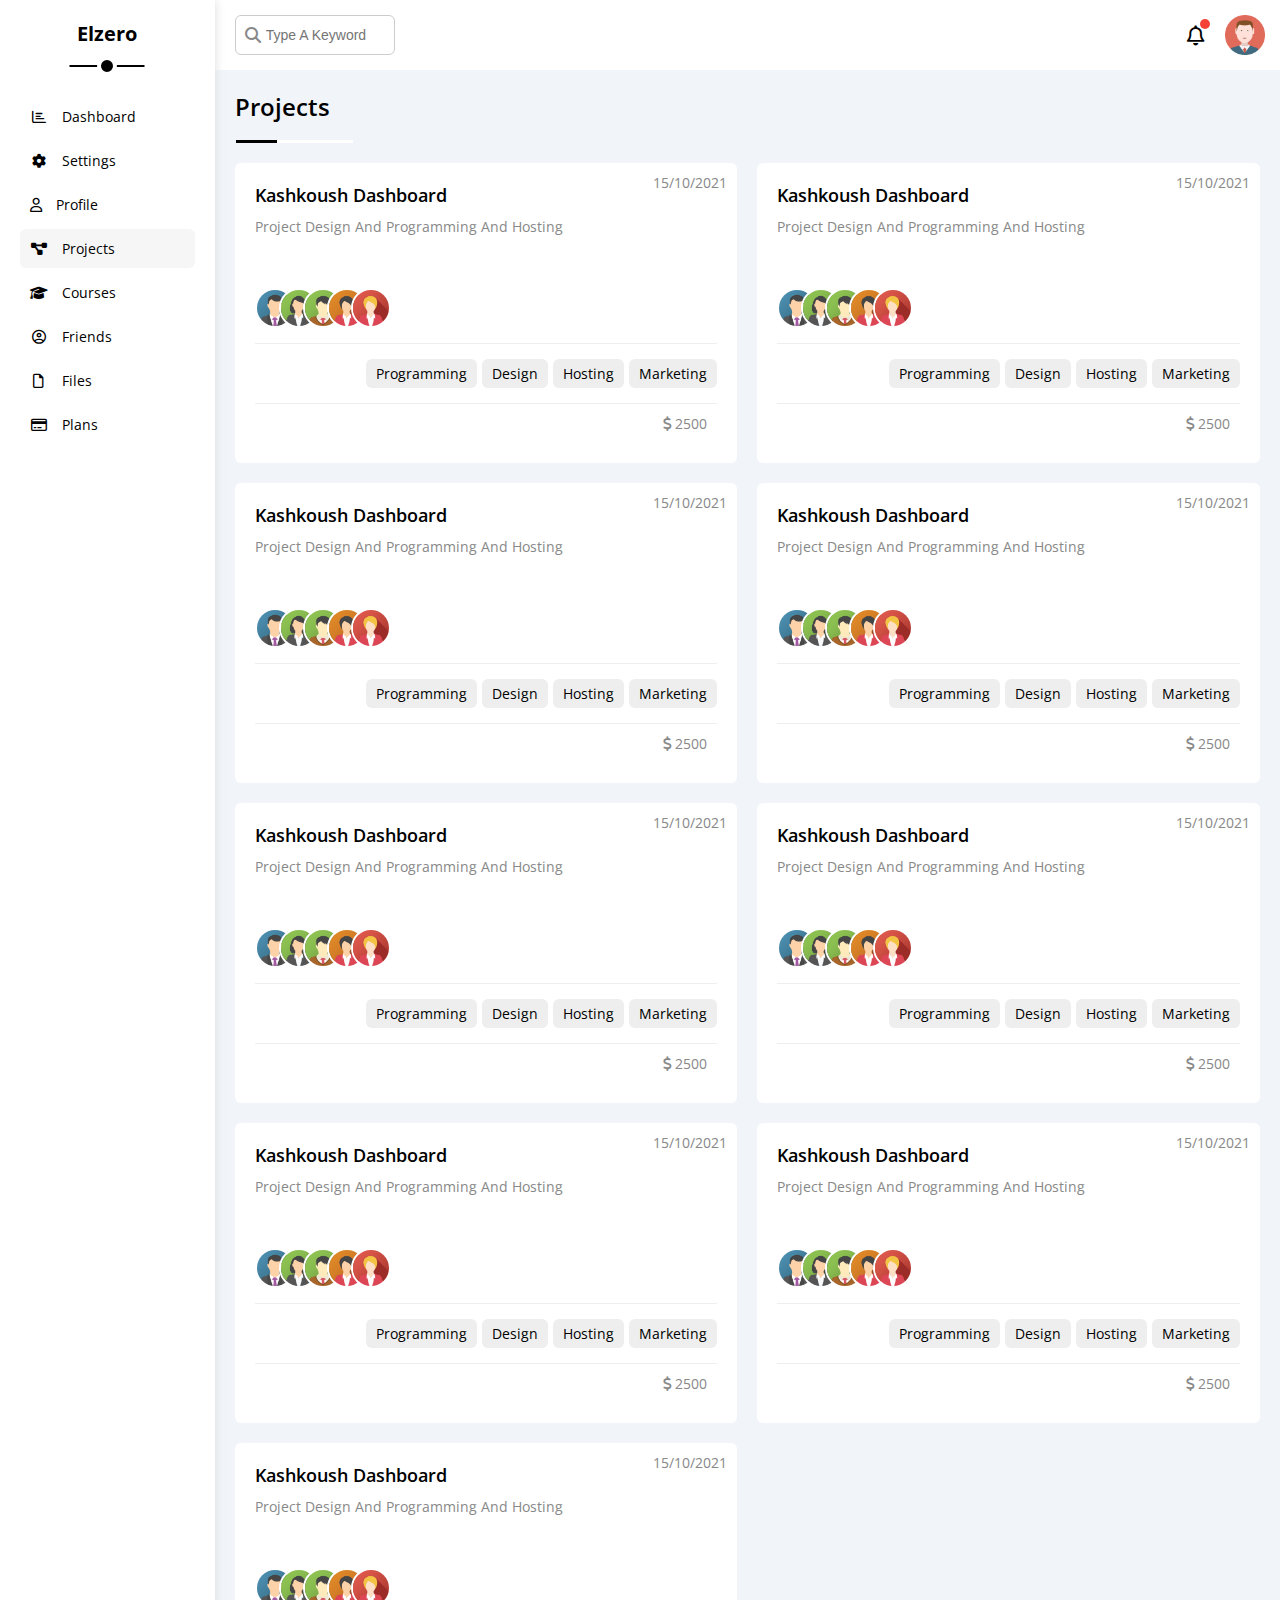
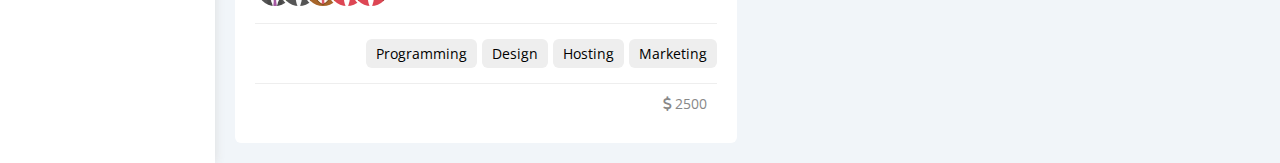
<file: projects.html>
<!DOCTYPE html>
<html lang="en">
  <head>
    <meta charset="UTF-8" />
    <meta name="viewport" content="width=device-width, initial-scale=1.0" />
    <title>Dashboard</title>
    <link rel="stylesheet" href="css/all.min.css" />
    <link rel="stylesheet" href="css/framework.css" />
    <link rel="stylesheet" href="css/style.css" />
  </head>
  <body>
    <!-- ! Start SideBar -->
    <div class="page d-flex .bg-white">
      <aside class="sidebar bg-white p-20 p-relative">
        <h3 class="special-heading txt-cap p-relative">elzero</h3>
        <ul>
          <li>
            <!-- * [Learnt] class="fa-fw" is for fixed width of icons -->
            <a href="index.html" class="fs-14"
              ><i class="far fa-chart-bar fa-fw"></i
              ><span class="c-black hide-mobile"> dashboard</span></a
            >
          </li>
          <li>
            <a href="settings.html" class="fs-14"
              ><i class="fa-solid fa-gear fa-fw"></i
              ><span class="c-black hide-mobile"> settings</span></a
            >
          </li>
          <li>
            <a href="profile.html" class="fs-14"
              ><i class="fa-regular fa-user"></i
              ><span class="c-black hide-mobile"> profile</span></a
            >
          </li>
          <li>
            <a href="projects.html" class="fs-14 cur-page"
              ><i class="fa-solid fa-diagram-project fa-fw"></i
              ><span class="c-black hide-mobile"> projects</span></a
            >
          </li>
          <li>
            <a href="courses.html" class="fs-14"
              ><i class="fa-solid fa-graduation-cap fa-fw"></i
              ><span class="c-black hide-mobile"> courses</span></a
            >
          </li>
          <li>
            <a href="friends.html" class="fs-14"
              ><i class="fa-regular fa-circle-user fa-fw"></i
              ><span class="c-black hide-mobile"> friends</span></a
            >
          </li>
          <li>
            <a href="files.html" class="fs-14"
              ><i class="fa-regular fa-file fa-fw"></i
              ><span class="c-black hide-mobile"> files</span></a
            >
          </li>
          <li>
            <a href="plans.html" class="fs-14"
              ><i class="fa-regular fa-credit-card fa-fw"></i
              ><span class="c-black hide-mobile"> plans</span></a
            >
          </li>
        </ul>
      </aside>
      <!-- ?End SideBar -->
      <!-- ! Start Content -->
      <section class="content w-full">
        <!-- ! Start Navbar -->
        <nav id="navbar" class="bg-white d-flex p-15 juc-between">
          <div class="search d-flex align-c p-relative">
            <i class="fas fa-search fa-fw"></i>
            <input
              type="search"
              class="txt-cap rad-6 fs-14"
              placeholder="type a keyword"
            />
          </div>
          <div class="rhs d-flex align-c gap-20">
            <span class="bell p-relative"
              ><i class="fa-regular fa-bell fa-lg"></i
            ></span>
            <img src="imgs/avatar.png" alt="" />
          </div>
        </nav>
        <!-- ? End Navbar -->
        <!-- ! Start content -->
        <h2 class="main-title txt-cap p-20 p-relative">projects</h2>
        <ul class="projects-wrapper d-grid gap-20 p-20 d-block-mobile">
          <li class="bg-white p-20 p-relative rad-6 mt-20-mobile">
            <span class="date fs-14 c-grey hide-mobile">15/10/2021 </span>
            <div class="title">
              <span class="d-block fs-18 mb-10 w-light-bold"
                >Kashkoush Dashboard</span
              >
              <span class="d-block fs-14 mb-10 c-grey">
                Project Design And Programming And Hosting</span
              >
            </div>
            <div class="img-holder">
              <img src="imgs/team-01.png" alt="" class="rad-half" />
              <img src="imgs/team-02.png" alt="" class="rad-half" />
              <img src="imgs/team-03.png" alt="" class="rad-half" />
              <img src="imgs/team-04.png" alt="" class="rad-half" />
              <img src="imgs/team-05.png" alt="" class="rad-half" />
            </div>
            <div class="tags d-flex gap-5 pt-15 pb-15 d-block-mobile">
              <span class="stat bg-eee txt-cap d-block-mobile mt-10-mobile"
                >programming</span
              >
              <span class="stat bg-eee txt-cap d-block-mobile mt-10-mobile"
                >design</span
              >
              <span class="stat bg-eee txt-cap d-block-mobile mt-10-mobile"
                >hosting</span
              >
              <span class="stat bg-eee txt-cap d-block-mobile mt-10-mobile"
                >marketing</span
              >
            </div>
            <div class="price d-flex juc-between align-c p-10 d-block-mobile">
              <div
                class="bar rad-6"
                style="--bg-color: var(--red-color); --width: 50%"
              ></div>
              <span class="c-grey fs-14 d-block-mobile txt-c mt-10-mobile">
                <i class="fa-solid fa-dollar-sign"></i>
                2500
              </span>
            </div>
          </li>
          <li class="bg-white p-20 p-relative rad-6 mt-20-mobile">
            <span class="date fs-14 c-grey hide-mobile">15/10/2021 </span>
            <div class="title">
              <span class="d-block fs-18 mb-10 w-light-bold"
                >Kashkoush Dashboard</span
              >
              <span class="d-block fs-14 mb-10 c-grey">
                Project Design And Programming And Hosting</span
              >
            </div>
            <div class="img-holder">
              <img src="imgs/team-01.png" alt="" class="rad-half" />
              <img src="imgs/team-02.png" alt="" class="rad-half" />
              <img src="imgs/team-03.png" alt="" class="rad-half" />
              <img src="imgs/team-04.png" alt="" class="rad-half" />
              <img src="imgs/team-05.png" alt="" class="rad-half" />
            </div>
            <div class="tags d-flex gap-5 pt-15 pb-15 d-block-mobile">
              <span class="stat bg-eee txt-cap d-block-mobile mt-10-mobile"
                >programming</span
              >
              <span class="stat bg-eee txt-cap d-block-mobile mt-10-mobile"
                >design</span
              >
              <span class="stat bg-eee txt-cap d-block-mobile mt-10-mobile"
                >hosting</span
              >
              <span class="stat bg-eee txt-cap d-block-mobile mt-10-mobile"
                >marketing</span
              >
            </div>
            <div class="price d-flex juc-between align-c p-10 d-block-mobile">
              <div
                class="bar rad-6"
                style="--bg-color: var(--orange-color); --width: 60%"
              ></div>
              <span class="c-grey fs-14 d-block-mobile txt-c mt-10-mobile">
                <i class="fa-solid fa-dollar-sign"></i>
                2500
              </span>
            </div>
          </li>
          <li class="bg-white p-20 p-relative rad-6 mt-20-mobile">
            <span class="date fs-14 c-grey hide-mobile">15/10/2021 </span>
            <div class="title">
              <span class="d-block fs-18 mb-10 w-light-bold"
                >Kashkoush Dashboard</span
              >
              <span class="d-block fs-14 mb-10 c-grey">
                Project Design And Programming And Hosting</span
              >
            </div>
            <div class="img-holder">
              <img src="imgs/team-01.png" alt="" class="rad-half" />
              <img src="imgs/team-02.png" alt="" class="rad-half" />
              <img src="imgs/team-03.png" alt="" class="rad-half" />
              <img src="imgs/team-04.png" alt="" class="rad-half" />
              <img src="imgs/team-05.png" alt="" class="rad-half" />
            </div>
            <div class="tags d-flex gap-5 pt-15 pb-15 d-block-mobile">
              <span class="stat bg-eee txt-cap d-block-mobile mt-10-mobile"
                >programming</span
              >
              <span class="stat bg-eee txt-cap d-block-mobile mt-10-mobile"
                >design</span
              >
              <span class="stat bg-eee txt-cap d-block-mobile mt-10-mobile"
                >hosting</span
              >
              <span class="stat bg-eee txt-cap d-block-mobile mt-10-mobile"
                >marketing</span
              >
            </div>
            <div class="price d-flex juc-between align-c p-10 d-block-mobile">
              <div
                class="bar rad-6"
                style="--bg-color: var(--blue-color); --width: 100%"
              ></div>
              <span class="c-grey fs-14 d-block-mobile txt-c mt-10-mobile">
                <i class="fa-solid fa-dollar-sign"></i>
                2500
              </span>
            </div>
          </li>
          <li class="bg-white p-20 p-relative rad-6 mt-20-mobile">
            <span class="date fs-14 c-grey hide-mobile">15/10/2021 </span>
            <div class="title">
              <span class="d-block fs-18 mb-10 w-light-bold"
                >Kashkoush Dashboard</span
              >
              <span class="d-block fs-14 mb-10 c-grey">
                Project Design And Programming And Hosting</span
              >
            </div>
            <div class="img-holder">
              <img src="imgs/team-01.png" alt="" class="rad-half" />
              <img src="imgs/team-02.png" alt="" class="rad-half" />
              <img src="imgs/team-03.png" alt="" class="rad-half" />
              <img src="imgs/team-04.png" alt="" class="rad-half" />
              <img src="imgs/team-05.png" alt="" class="rad-half" />
            </div>
            <div class="tags d-flex gap-5 pt-15 pb-15 d-block-mobile">
              <span class="stat bg-eee txt-cap d-block-mobile mt-10-mobile"
                >programming</span
              >
              <span class="stat bg-eee txt-cap d-block-mobile mt-10-mobile"
                >design</span
              >
              <span class="stat bg-eee txt-cap d-block-mobile mt-10-mobile"
                >hosting</span
              >
              <span class="stat bg-eee txt-cap d-block-mobile mt-10-mobile"
                >marketing</span
              >
            </div>
            <div class="price d-flex juc-between align-c p-10 d-block-mobile">
              <div
                class="bar rad-6"
                style="--bg-color: var(--green-color); --width: 80%"
              ></div>
              <span class="c-grey fs-14 d-block-mobile txt-c mt-10-mobile">
                <i class="fa-solid fa-dollar-sign"></i>
                2500
              </span>
            </div>
          </li>
          <li class="bg-white p-20 p-relative rad-6 mt-20-mobile">
            <span class="date fs-14 c-grey hide-mobile">15/10/2021 </span>
            <div class="title">
              <span class="d-block fs-18 mb-10 w-light-bold"
                >Kashkoush Dashboard</span
              >
              <span class="d-block fs-14 mb-10 c-grey">
                Project Design And Programming And Hosting</span
              >
            </div>
            <div class="img-holder">
              <img src="imgs/team-01.png" alt="" class="rad-half" />
              <img src="imgs/team-02.png" alt="" class="rad-half" />
              <img src="imgs/team-03.png" alt="" class="rad-half" />
              <img src="imgs/team-04.png" alt="" class="rad-half" />
              <img src="imgs/team-05.png" alt="" class="rad-half" />
            </div>
            <div class="tags d-flex gap-5 pt-15 pb-15 d-block-mobile">
              <span class="stat bg-eee txt-cap d-block-mobile mt-10-mobile"
                >programming</span
              >
              <span class="stat bg-eee txt-cap d-block-mobile mt-10-mobile"
                >design</span
              >
              <span class="stat bg-eee txt-cap d-block-mobile mt-10-mobile"
                >hosting</span
              >
              <span class="stat bg-eee txt-cap d-block-mobile mt-10-mobile"
                >marketing</span
              >
            </div>
            <div class="price d-flex juc-between align-c p-10 d-block-mobile">
              <div
                class="bar rad-6"
                style="--bg-color: var(--red-color); --width: 50%"
              ></div>
              <span class="c-grey fs-14 d-block-mobile txt-c mt-10-mobile">
                <i class="fa-solid fa-dollar-sign"></i>
                2500
              </span>
            </div>
          </li>
          <li class="bg-white p-20 p-relative rad-6 mt-20-mobile">
            <span class="date fs-14 c-grey hide-mobile">15/10/2021 </span>
            <div class="title">
              <span class="d-block fs-18 mb-10 w-light-bold"
                >Kashkoush Dashboard</span
              >
              <span class="d-block fs-14 mb-10 c-grey">
                Project Design And Programming And Hosting</span
              >
            </div>
            <div class="img-holder">
              <img src="imgs/team-01.png" alt="" class="rad-half" />
              <img src="imgs/team-02.png" alt="" class="rad-half" />
              <img src="imgs/team-03.png" alt="" class="rad-half" />
              <img src="imgs/team-04.png" alt="" class="rad-half" />
              <img src="imgs/team-05.png" alt="" class="rad-half" />
            </div>
            <div class="tags d-flex gap-5 pt-15 pb-15 d-block-mobile">
              <span class="stat bg-eee txt-cap d-block-mobile mt-10-mobile"
                >programming</span
              >
              <span class="stat bg-eee txt-cap d-block-mobile mt-10-mobile"
                >design</span
              >
              <span class="stat bg-eee txt-cap d-block-mobile mt-10-mobile"
                >hosting</span
              >
              <span class="stat bg-eee txt-cap d-block-mobile mt-10-mobile"
                >marketing</span
              >
            </div>
            <div class="price d-flex juc-between align-c p-10 d-block-mobile">
              <div
                class="bar rad-6"
                style="--bg-color: var(--green-color); --width: 80%"
              ></div>
              <span class="c-grey fs-14 d-block-mobile txt-c mt-10-mobile">
                <i class="fa-solid fa-dollar-sign"></i>
                2500
              </span>
            </div>
          </li>
          <li class="bg-white p-20 p-relative rad-6 mt-20-mobile">
            <span class="date fs-14 c-grey hide-mobile">15/10/2021 </span>
            <div class="title">
              <span class="d-block fs-18 mb-10 w-light-bold"
                >Kashkoush Dashboard</span
              >
              <span class="d-block fs-14 mb-10 c-grey">
                Project Design And Programming And Hosting</span
              >
            </div>
            <div class="img-holder">
              <img src="imgs/team-01.png" alt="" class="rad-half" />
              <img src="imgs/team-02.png" alt="" class="rad-half" />
              <img src="imgs/team-03.png" alt="" class="rad-half" />
              <img src="imgs/team-04.png" alt="" class="rad-half" />
              <img src="imgs/team-05.png" alt="" class="rad-half" />
            </div>
            <div class="tags d-flex gap-5 pt-15 pb-15 d-block-mobile">
              <span class="stat bg-eee txt-cap d-block-mobile mt-10-mobile"
                >programming</span
              >
              <span class="stat bg-eee txt-cap d-block-mobile mt-10-mobile"
                >design</span
              >
              <span class="stat bg-eee txt-cap d-block-mobile mt-10-mobile"
                >hosting</span
              >
              <span class="stat bg-eee txt-cap d-block-mobile mt-10-mobile"
                >marketing</span
              >
            </div>
            <div class="price d-flex juc-between align-c p-10 d-block-mobile">
              <div
                class="bar rad-6"
                style="--bg-color: var(--blue-color); --width: 100%"
              ></div>
              <span class="c-grey fs-14 d-block-mobile txt-c mt-10-mobile">
                <i class="fa-solid fa-dollar-sign"></i>
                2500
              </span>
            </div>
          </li>
          <li class="bg-white p-20 p-relative rad-6 mt-20-mobile">
            <span class="date fs-14 c-grey hide-mobile">15/10/2021 </span>
            <div class="title">
              <span class="d-block fs-18 mb-10 w-light-bold"
                >Kashkoush Dashboard</span
              >
              <span class="d-block fs-14 mb-10 c-grey">
                Project Design And Programming And Hosting</span
              >
            </div>
            <div class="img-holder">
              <img src="imgs/team-01.png" alt="" class="rad-half" />
              <img src="imgs/team-02.png" alt="" class="rad-half" />
              <img src="imgs/team-03.png" alt="" class="rad-half" />
              <img src="imgs/team-04.png" alt="" class="rad-half" />
              <img src="imgs/team-05.png" alt="" class="rad-half" />
            </div>
            <div class="tags d-flex gap-5 pt-15 pb-15 d-block-mobile">
              <span class="stat bg-eee txt-cap d-block-mobile mt-10-mobile"
                >programming</span
              >
              <span class="stat bg-eee txt-cap d-block-mobile mt-10-mobile"
                >design</span
              >
              <span class="stat bg-eee txt-cap d-block-mobile mt-10-mobile"
                >hosting</span
              >
              <span class="stat bg-eee txt-cap d-block-mobile mt-10-mobile"
                >marketing</span
              >
            </div>
            <div class="price d-flex juc-between align-c p-10 d-block-mobile">
              <div
                class="bar rad-6"
                style="--bg-color: var(--green-color); --width: 80%"
              ></div>
              <span class="c-grey fs-14 d-block-mobile txt-c mt-10-mobile">
                <i class="fa-solid fa-dollar-sign"></i>
                2500
              </span>
            </div>
          </li>
          <li class="bg-white p-20 p-relative rad-6 mt-20-mobile">
            <span class="date fs-14 c-grey hide-mobile">15/10/2021 </span>
            <div class="title">
              <span class="d-block fs-18 mb-10 w-light-bold"
                >Kashkoush Dashboard</span
              >
              <span class="d-block fs-14 mb-10 c-grey">
                Project Design And Programming And Hosting</span
              >
            </div>
            <div class="img-holder">
              <img src="imgs/team-01.png" alt="" class="rad-half" />
              <img src="imgs/team-02.png" alt="" class="rad-half" />
              <img src="imgs/team-03.png" alt="" class="rad-half" />
              <img src="imgs/team-04.png" alt="" class="rad-half" />
              <img src="imgs/team-05.png" alt="" class="rad-half" />
            </div>
            <div class="tags d-flex gap-5 pt-15 pb-15 d-block-mobile">
              <span class="stat bg-eee txt-cap d-block-mobile mt-10-mobile"
                >programming</span
              >
              <span class="stat bg-eee txt-cap d-block-mobile mt-10-mobile"
                >design</span
              >
              <span class="stat bg-eee txt-cap d-block-mobile mt-10-mobile"
                >hosting</span
              >
              <span class="stat bg-eee txt-cap d-block-mobile mt-10-mobile"
                >marketing</span
              >
            </div>
            <div class="price d-flex juc-between align-c p-10 d-block-mobile">
              <div
                class="bar rad-6"
                style="--bg-color: var(--orange-color); --width: 60%"
              ></div>
              <span class="c-grey fs-14 d-block-mobile txt-c mt-10-mobile">
                <i class="fa-solid fa-dollar-sign"></i>
                2500
              </span>
            </div>
          </li>
        </ul>
      </section>
      <!-- ? End Content 
        
        
      -->
    </div>
  </body>
</html>
</file>
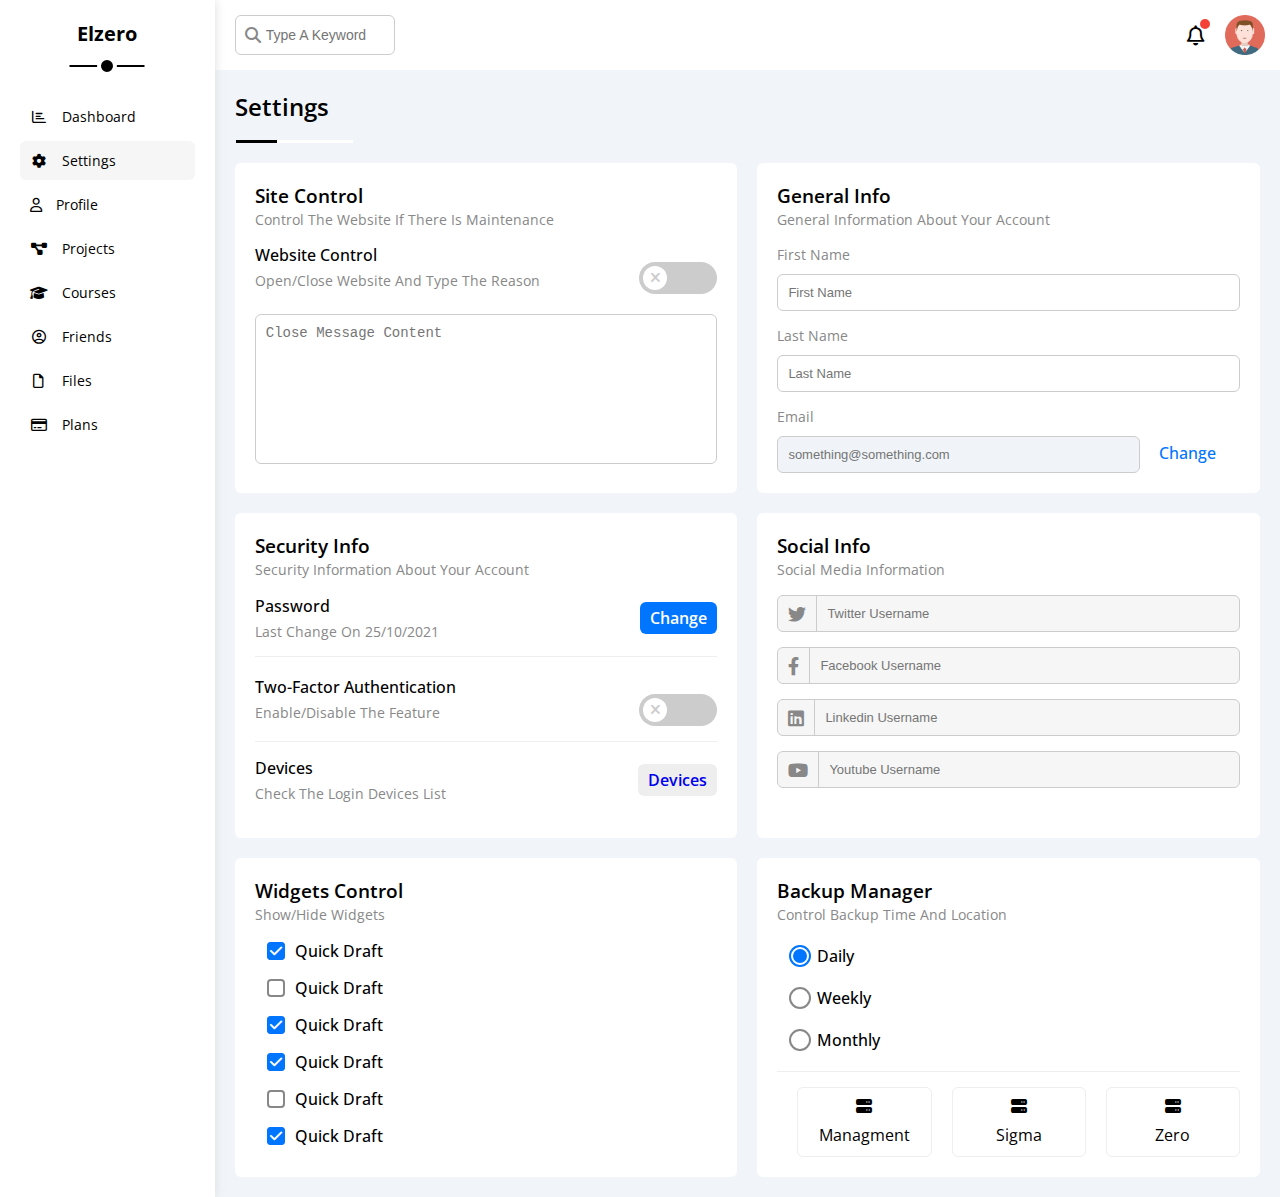
<file: settings.html>
<!DOCTYPE html>
<html lang="en">
  <head>
    <meta charset="UTF-8" />
    <meta name="viewport" content="width=device-width, initial-scale=1.0" />
    <title>Dashboard</title>
    <link rel="stylesheet" href="css/all.min.css" />
    <link rel="stylesheet" href="css/framework.css" />
    <link rel="stylesheet" href="css/style.css" />
  </head>
  <body>
    <!-- ! Start SideBar -->
    <div class="page d-flex .bg-white">
      <aside class="sidebar bg-white p-20 p-relative">
        <h3 class="special-heading txt-cap p-relative">elzero</h3>
        <ul>
          <li>
            <!-- * [Learnt] class="fa-fw" is for fixed width of icons -->
            <a href="index.html" class="fs-14"
              ><i class="far fa-chart-bar fa-fw"></i
              ><span class="c-black hide-mobile"> dashboard</span></a
            >
          </li>
          <li>
            <a href="settings.html" class="fs-14 cur-page"
              ><i class="fa-solid fa-gear fa-fw"></i
              ><span class="c-black hide-mobile"> settings</span></a
            >
          </li>
          <li>
            <a href="profile.html" class="fs-14"
              ><i class="fa-regular fa-user"></i
              ><span class="c-black hide-mobile"> profile</span></a
            >
          </li>
          <li>
            <a href="projects.html" class="fs-14"
              ><i class="fa-solid fa-diagram-project fa-fw"></i
              ><span class="c-black hide-mobile"> projects</span></a
            >
          </li>
          <li>
            <a href="courses.html" class="fs-14"
              ><i class="fa-solid fa-graduation-cap fa-fw"></i
              ><span class="c-black hide-mobile"> courses</span></a
            >
          </li>
          <li>
            <a href="friends.html" class="fs-14"
              ><i class="fa-regular fa-circle-user fa-fw"></i
              ><span class="c-black hide-mobile"> friends</span></a
            >
          </li>
          <li>
            <a href="files.html" class="fs-14"
              ><i class="fa-regular fa-file fa-fw"></i
              ><span class="c-black hide-mobile"> files</span></a
            >
          </li>
          <li>
            <a href="plans.html" class="fs-14"
              ><i class="fa-regular fa-credit-card fa-fw"></i
              ><span class="c-black hide-mobile"> plans</span></a
            >
          </li>
        </ul>
      </aside>
      <!-- ?End SideBar -->
      <!-- ! Start Content -->
      <section class="content w-full">
        <!-- ! Start Navbar -->
        <nav id="navbar" class="bg-white d-flex p-15 juc-between">
          <div class="search d-flex align-c p-relative">
            <i class="fas fa-search fa-fw"></i>
            <input
              type="search"
              class="txt-cap rad-6 fs-14"
              placeholder="type a keyword"
            />
          </div>
          <div class="rhs d-flex align-c gap-20">
            <span class="bell p-relative"
              ><i class="fa-regular fa-bell fa-lg"></i
            ></span>
            <img src="imgs/avatar.png" alt="" />
          </div>
        </nav>
        <!-- ? End Navbar -->
        <!-- ! Start content -->
        <h2 class="main-title txt-cap p-20 p-relative">settings</h2>
        <div class="wrapper d-grid rad-6 p-20 gap-20 d-block-mobile">
          <div class="site-control bg-white p-20 rad-6">
            <div class="title mb-10">
              <h3 class="txt-cap w-light-bold">site control</h3>
              <span class="c-grey fs-14 txt-cap"
                >Control The Website If There Is Maintenance</span
              >
            </div>
            <div class="option d-flex juc-between align-c">
              <div class="info">
                <span class="fs-16 txt-cap w-lighter-bold"
                  >Website Control</span
                >
                <p class="fs-14 c-grey mt-5">
                  Open/Close Website And Type The Reason
                </p>
              </div>
              <label >
                <input type="checkbox" name="" class="toggle-checkbox" />
                <div class="toggle-switch"></div>
              </label>
            </div>
            <textarea
              placeholder="Close Message Content"
              class="mt-20"
            ></textarea>
          </div>
          <!-- ! Start General Info -->
          <div class="general-info bg-white p-20 rad-6 mt-20-mobile">
            <div class="title mb-10">
              <h3 class="txt-cap w-light-bold">General Info</h3>
              <span class="c-grey fs-14 txt-cap"
                >General Information About Your Account</span
              >
            </div>
            <form action="">
              <label class="d-block c-grey fs-14 mb-10 mt-15" for="first-name"
                >First Name</label
              >
              <input
                class="w-full rad-6 p-10 fs-13"
                placeholder="First Name"
                type="text"
                name=""
                id="first-name"
              />
              <label class="d-block c-grey fs-14 mb-10 mt-15" for="last-name"
                >Last Name</label
              >
              <input
                class="w-full rad-6 p-10 fs-13"
                placeholder="Last Name"
                type="text"
                name=""
                id="last-name"
              />
              <label class="d-block c-grey fs-14 mb-10 mt-15" for="email"
                >Email</label
              >
              <input
                class="rad-6 p-10 fs-13"
                placeholder="something@something.com"
                type="email"
                name=""
                id="email"
                disabled
              />
              <a href="#" class="btn-shape c-blue fs-20">Change</a>
            </form>
          </div>
          <!-- ? End General Info -->
          <!-- ! Start Security Info -->
          <div class="security-info bg-white p-20 rad-6 mt-20-mobile">
            <div class="title mb-10">
              <h3 class="txt-cap w-light-bold">security info</h3>
              <span class="c-grey fs-14 txt-cap"
                >Security Information About Your Account</span
              >
            </div>
            <div class="option d-flex juc-between align-c">
              <div class="info">
                <span class="fs-16 txt-cap w-lighter-bold">Password</span>
                <p class="fs-14 c-grey mt-5">Last Change On 25/10/2021</p>
              </div>
              <a
                href="#"
                class="stat c-white bg-blue txt-cap fs-16 w-light-bold"
                >change</a
              >
            </div>
            <div class="option d-flex juc-between align-c">
              <div class="info">
                <span class="fs-16 txt-cap w-lighter-bold"
                  >Two-Factor Authentication</span
                >
                <p class="fs-14 c-grey mt-5">Enable/Disable The Feature</p>
              </div>
              <label>
                <input type="checkbox" name="" class="toggle-checkbox" />
                <div class="toggle-switch"></div>
              </label>
            </div>
            <div class="option d-flex juc-between align-c">
              <div class="info">
                <span class="fs-16 txt-cap w-lighter-bold">Devices</span>
                <p class="fs-14 c-grey mt-5">Check The Login Devices List</p>
              </div>
              <a href="#" class="stat bg-eee txt-cap fs-16 w-light-bold"
                >Devices</a
              >
            </div>
          </div>
          <!-- ? End Security Info -->
          <!-- ! Start Social info -->
          <div class="social-info bg-white p-20 rad-6 mt-20-mobile">
            <div class="title mb-10">
              <h3 class="txt-cap w-light-bold">social info</h3>
              <span class="c-grey fs-14 txt-cap">
                Social Media Information</span
              >
            </div>
            <form action="" class="mt-15">
              <div class="d-flex mb-15 p-relative rad-6 align-c">
                <i
                  class="fa-brands fa-twitter center-flex c-grey pl-10 pr-10 fs-18"
                ></i>
                <input
                  class="w-full p-10 fs-13"
                  placeholder="Twitter Username"
                  type="text"
                />
              </div>
              <div class="d-flex mb-15 p-relative rad-6 align-c">
                <i class="fa-brands fa-facebook-f c-grey pl-10 pr-10 fs-18"></i>
                <input
                  class="w-full p-10 fs-13"
                  placeholder="Facebook Username"
                  type="text"
                />
              </div>
              <div class="d-flex mb-15 p-relative rad-6 align-c">
                <i
                  class="fa-brands fa-linkedin center-flex c-grey pl-10 pr-10 fs-18"
                ></i>
                <input
                  class="w-full p-10 fs-13"
                  placeholder="Linkedin Username"
                  type="text"
                />
              </div>
              <div class="d-flex mb-15 p-relative rad-6 align-c">
                <i
                  class="fa-brands fa-youtube center-flex c-grey pl-10 pr-10 fs-18"
                ></i>
                <input
                  class="w-full p-10 fs-13"
                  placeholder="Youtube Username"
                  type="text"
                />
              </div>
            </form>
          </div>
          <!-- ? End Social info -->
          <!-- ! Start Widgets Control -->
          <div class="widget-control bg-white p-20 rad-6 mt-20-mobile">
            <div class="title mb-10">
              <h3 class="txt-cap w-light-bold">widgets control</h3>
              <span class="c-grey fs-14 txt-cap"> Show/Hide Widgets</span>
            </div>
            <ul class="mt-15 pl-10">
              <li class="d-flex gap-10 align-c mt-15">
                <input
                  type="checkbox"
                  class="control"
                  name=""
                  id="one"
                  checked
                />
                <label for="one" class="fs-16 w-lighter-bold txt-cap"
                  >quick draft</label
                >
              </li>
              <li class="d-flex gap-10 align-c mt-15">
                <input type="checkbox" class="control" name="" id="two" />
                <label for="two" class="fs-16 w-lighter-bold txt-cap"
                  >quick draft</label
                >
              </li>
              <li class="d-flex gap-10 align-c mt-15">
                <input
                  type="checkbox"
                  class="control"
                  name=""
                  id="three"
                  checked
                />
                <label for="three" class="fs-16 w-lighter-bold txt-cap"
                  >quick draft</label
                >
              </li>
              <li class="d-flex gap-10 align-c mt-15">
                <input
                  type="checkbox"
                  class="control"
                  name=""
                  id="four"
                  checked
                />
                <label for="four" class="fs-16 w-lighter-bold txt-cap"
                  >quick draft</label
                >
              </li>
              <li class="d-flex gap-10 align-c mt-15">
                <input type="checkbox" class="control" name="" id="five" />
                <label for="five" class="fs-16 w-lighter-bold txt-cap"
                  >quick draft</label
                >
              </li>
              <li class="d-flex gap-10 align-c mt-15">
                <input
                  type="checkbox"
                  class="control"
                  name=""
                  id="six"
                  checked
                />
                <label for="six" class="fs-16 w-lighter-bold txt-cap"
                  >quick draft</label
                >
              </li>
            </ul>
          </div>
          <!-- ? End Widgets Control -->
          <!-- ! Start Backup Manager -->
          <div class="backup-manager bg-white p-20 rad-6 mt-20-mobile">
            <div class="title mb-10">
              <h3 class="txt-cap w-light-bold">Backup Manager</h3>
              <span class="c-grey fs-14 txt-cap">
                Control Backup Time And Location</span
              >
            </div>
            <ul class="mt-15 pl-10 dates">
              <li class="d-flex gap-10 align-c mt-20">
                <input
                  type="radio"
                  class="control"
                  name="dates"
                  id="onee"
                  checked
                />
                <label for="onee" class="fs-16 w-lighter-bold txt-cap"
                  >daily</label
                >
              </li>
              <li class="d-flex gap-10 align-c mt-20">
                <input type="radio" class="control" name="dates" id="twoo" />
                <label for="twoo" class="fs-16 w-lighter-bold txt-cap"
                  >weekly</label
                >
              </li>
              <li class="d-flex gap-10 align-c mt-20">
                <input type="radio" class="control" name="dates" id="threee" />
                <label for="threee" class="fs-16 w-lighter-bold txt-cap"
                  >monthly</label
                >
              </li>
            </ul>
            <div class="servers mt-15 pl-10 d-flex gap-10 d-block-mobile">
              <input
                type="radio"
                name="serverse"
                id="server-one"
                class="control-server"
              />
              <div class="server">
                <label for="server-one">
                  <i class="fa-solid fa-server d-block mb-10"></i>
                  <span class="d-block">Managment</span>
                </label>
              </div>
              <input
                type="radio"
                name="serverse"
                id="server-two"
                class="control-server"
              />
              <div class="server d-flex">
                <label for="server-two">
                  <i class="fa-solid fa-server d-block mb-10"></i>
                  <span class="d-block">Sigma</span>
                </label>
              </div>
              <input
                type="radio"
                name="serverse"
                id="server-three"
                class="control-server"
              />
              <div class="server d-flex">
                <label for="server-three">
                  <i class="fa-solid fa-server d-block mb-10"></i>
                  <span class="d-block">Zero</span>
                </label>
              </div>
            </div>
          </div>
          <!-- ? End Backup Manager ⚙️-->
        </div>
      </section>
      <!-- ? End Content 
        
        
      -->
    </div>
  </body>
</html>
</file>
<file: css/framework.css>
/* ! Start Global Variables */
:root {
  --blue-color: #0075ff;
  --blue-alt-color: #0d69d5;
  --orange-color: #f59e0b;
  --green-color: #22c55e;
  --red-color: #f44336;
  --grey-color: #888;
  --white-color: #fff;
  --main-transition: 0.3s;
  --main-text-color: #000;
}
/* ? End Global Variables  */
/* ! Start Components */
.btn-shape {
  padding: 5px 15px;
  border-radius: 6px;
  font-size: 14px;
  transition: var(--main-transition);
}
.stat {
  width: fit-content;
  height: fit-content;
  padding: 5px 10px;
  border-radius: 6px;
  font-size: 14px;
  transition: var(--main-transition);
}
/* ? EndComponents 🥷 */
/* ! Start Box Model Classes */
.d-flex {
  display: flex;
}
.d-block {
  display: block;
}
.d-grid {
  display: grid;
}
.flex-col {
  flex-direction: column;
}
.flex-wrap {
  flex-wrap: wrap;
}
.juc-between {
  justify-content: space-between;
}
.align-c {
  align-items: center;
}
.gap-20 {
  gap: 20px;
}
.gap-10 {
  gap: 10px;
}
.gap-5 {
  gap: 5px;
}
/* ? End Box Model Classes */
/* ! Start Margin + padding */
/*  sort m-mt-mr-mb-ml */
.m-20 {
  margin: 20px;
}
.mt-20 {
  margin-top: 20px;
}
.mt-10 {
  margin-top: 10px;
}
.mt-5 {
  margin-top: 5px;
}
.mt-15 {
  margin-top: 15px;
}
.mr-5{
  margin-right: 5px;
}
.mr-10{
  margin-right: 10px;
}
.mb-20 {
  margin-bottom: 20px;
}
.mb-15 {
  margin-bottom: 15px;
}
.mb-5 {
  margin-bottom: 5px;
}

.mb-10 {
  margin-bottom: 10px;
}

.ml-5{
  margin-left: 5px;
}
.ml-10 {
  margin-left: 10px;
}
.ml-15 {
  margin-left: 15px;
}

.ml-20 {
  margin-left: -20px;
}
.p-10 {
  padding: 10px;
}
.p-20 {
  padding: 20px;
}
.p-15 {
  padding: 15px;
}
.pt-20 {
  padding-top: 20px;
}
.pt-15 {
  padding-top: 15px;
}
.pt-10 {
  padding-top: 10px;
}
.pr-15 {
  padding-right: 15px;
}
.pr-10{
  padding-right: 10px;
}
.pb-20 {
  padding-bottom: 20px;
}
.pb-15 {
  padding-bottom: 15px;
}
.pb-10 {
  padding-bottom: 10px;
}
.pl-15 {
  padding-left: 15px;
}
.pl-20 {
  padding-left: 20px;
}
.pl-10 {
  padding-left: 10px;
}
/* ? End  Margin + padding */

/* ! start Colors */
.bg-white {
  background-color: var(--white-color);
}
.bg-eee {
  background-color: #eee;
}
.bg-blue {
  background-color: var(--blue-color);
}
.bg-orange {
  background-color: var(--orange-color);
}
.bg-red {
  background-color: var(--red-color);
}
.bg-green {
  background-color: var(--green-color);
}
.bg-grey{
  background-color: var(--grey-color);
}

.c-white {
  color: var(--white-color);
}

.c-black {
  color: var(--main-text-color);
}
.c-grey {
  color: var(--grey-color);
}
.c-orange {
  color: var(--orange-color);
}
.c-blue {
  color: var(--blue-color);
}
.c-green {
  color: var(--green-color);
}
.c-red {
  color: var(--red-color);
}

/* ? End Colors */
/* ! Start fonts */
.fs-13 {
  font-size: 13px;
}
.fs-14 {
  font-size: 14px;
}
.fs-16 {
  font-size: 16px;
}
.fs-18 {
  font-size: 18px;
}
.fs-20 {
  font-size: 20px;
}
.txt-c {
  text-align: center;
}
.txt-cap {
  text-transform: capitalize;
}
.w-bold {
  font-weight: bold;
}
.w-light-bold {
  font-weight: 600;
}
.w-lighter-bold {
  font-weight: 500;
}
/* ? End fonts */

.w-full {
  width: 100%;
}
.w-fit {
  width: fit-content;
}

/* ! Start Position */
.p-relative {
  position: relative;
}
/* ? End Position */
/* ! Start Border */
.rad-6 {
  border-radius: 6px;
}
.rad-10 {
  border-radius: 10px;
}
.rad-half {
  border-radius: 50%;
}
.b-none {
  border: none;
}
/* ? End Border */

/* ! @media */
@media (max-width: 767px) {
  .hide-mobile {
    display: none;
  }
  .txt-c-mobile {
    text-align: center;
  }
  .d-block-mobile {
    display: block;
  }
  .flex-dir-col-mobile {
    flex-direction: column;
  }
  .mt-10-mobile {
    margin-top: 10px;
  }
  .mt-20-mobile{
    margin-top: 20px;
  }
}
</file>
<file: css/style.css>
@import url("https://fonts.googleapis.com/css2?family=Open+Sans:ital,wght@0,300;0,400;0,500;0,600;0,700;0,800;1,300;1,400;1,500;1,600;1,700;1,800&display=swap");
* {
  margin: 0;
  padding: 0;
  box-sizing: border-box;
}
/*! Start Global Rules */
body {
  font-family: "Open Sans", sans-serif;
}
li {
  list-style: none;
}
a {
  text-decoration: none;
}
*:focus {
  outline: none;
}
::-webkit-scrollbar {
  width: 15px;
}
::-webkit-scrollbar-thumb {
  background-color: var(--blue-color);
}
::-webkit-scrollbar-thumb:hover {
  background-color: var(--blue-alt-color);
}
::-webkit-scrollbar-track {
  background-color: var(--white-color);
}
/*? End Global Rules */
/* ! Start Global Variables */
:root {
  --blue-color: #0075ff;
  --blue-alt-color: #0d69d5;
  --orange-color: #f59e0b;
  --green-color: #22c55e;
  --red-color: #f44336;
  --grey-color: #888;
  --white-color: #fff;
  --main-transition: 0.3s;
  --main-text-color: #000;
}
/* ? End Global Variables */
/* ! Start Components */
/* ? End Components */
/* ! Start Page*/
.page {
  min-height: 100vh;
}
/* ? End Page */
/* ! Start Aside */
aside {
  width: 250px;
  box-shadow: 0 0 10px #ddd;
}
@media (max-width: 767px) {
  aside.sidebar {
    padding: 10px;
    text-align: center;
    width: 58px;
  }
}
aside .special-heading {
  font-size: 20px;
  text-align: center;
  margin-bottom: 50px;
}
aside .special-heading::before {
  content: "";
  width: 75px;
  height: 2px;
  position: absolute;
  background-color: var(--main-text-color);
  bottom: -20px;
  left: 50%;
  transform: translateX(-50%);
}
aside .special-heading::after {
  --dis: 12px;
  content: "";
  width: var(--dis);
  height: var(--dis);
  border-radius: 50%;
  position: absolute;
  bottom: -29px;
  transform: translateX(-50%);
  border: 4px solid #fff;
  left: 50%;
  background-color: var(--main-text-color);
}
@media (max-width: 767px) {
  aside .special-heading::after,
  aside .special-heading::before {
    display: none;
  }
  aside .special-heading {
    font-size: 13px;
    margin-bottom: 15px;
  }
}
aside > ul li a {
  display: block;
  margin-bottom: 5px;
  padding: 10px;
  border-radius: 6px;
  transition: var(--main-transition);
}
aside > ul li a i {
  color: var(--main-text-color);
}
aside > ul li a span {
  text-transform: capitalize;
  margin-left: 10px;
}

aside > ul li a:hover,
.cur-page {
  background-color: #f6f6f6;
}
/* ? End Aside */
/* !Start Content */
.content {
  background-color: #333;
  overflow: hidden;
}
/* ! Start Navbar */
.content nav .search input[type="search"] {
  width: 160px;
  height: 40px;
  margin-left: 5px;
  padding-left: 30px; /*for icon*/

  border: none;
  border: 1px solid #cccccc;
  overflow: hidden;
  transition: var(--main-transition);
}
.content nav .search > i {
  color: #888888;
  position: absolute;
  font-size: 16px;
  top: 50%;
  transform: translateY(-50%);
  left: 13px;
  font-weight: bolder;
}
.content nav .search input[type="search"]:focus {
  width: 200px;
}
.content nav .search input[type="search"]:focus::placeholder {
  color: transparent;
}

.content nav .rhs .bell::after {
  content: "";
  position: absolute;
  top: -5px;
  right: -5px;
  --sz: 10px;
  width: var(--sz);
  height: var(--sz);
  border-radius: 50%;
  background-color: #f44336;
}
.content nav .rhs img {
  --sz: 40px;
  width: var(--sz);
  height: var(--sz);
}
/* ? End Navbar */
.content {
  background-color: #f1f5f9;
}
.content > .main-title {
  font-weight: 600;
}
.content > .main-title::after {
  content: "";
  position: absolute;
  width: 117px;
  height: 3px;
  background-image: linear-gradient(
    to right,
    var(--main-text-color),
    var(--main-text-color) 35%,
    #fff 20%
  );
  bottom: 0;
  left: 21px;
}
/* ! Start Grid */
.wrapper,
.projects-wrapper,
.plan-wrapper {
  grid-template-columns: repeat(auto-fill, minmax(450px, 1fr));
}
/* !Start Welcome Widget */

.wrapper .box-content > img {
  --sz: 64px;
  width: var(--sz);
  height: var(--sz);
  border: 4px solid var(--white-color);

  position: absolute;
  top: -32px;
  left: 20px;
}
@media (max-width: 768px) {
  .wrapper .box-content > img {
    top: -32px;
    left: 50%;
    transform: translateX(-50%);
  }
}
.wrapper .welcome .openning > img {
  width: 200px;
}
.wrapper .welcome .table {
  border-top: 1px solid #eee;
  border-bottom: 1px solid #eee;
}
.wrapper .welcome .table > div {
  flex: 1;
}

/* * [Mistake-1] I've Used before and after to make border 😅 😅 😅 */
/* .wrapper .welcome .table::before,
.wrapper .welcome .table::after{
  content: "";
  width: 100%;
  height: 1px;
  position: absolute;
  background-color: #eeeeee;
  left: 0;
} */
/* .wrapper .welcome .table::before{top: 0;}
.wrapper .welcome .table::after{bottom: 0;} */
@media (max-width: 767px) {
  .wrapper .welcome .table > div:not(:last-child) {
    margin-bottom: 20px;
  }
  .wrapper .welcome {
    padding-bottom: 20px;
  }
}

.wrapper .welcome .profile-link {
  align-self: self-end;
  text-align: end;
  /* width: fit-content; */
  margin-right: 20px;
  background-color: var(--blue-color);
  color: var(--white-color);
}
.wrapper .welcome .profile-link:hover {
  background-color: var(--blue-alt-color);
}
/* ?End Welcome Widget */
/* !Start Quick Draft */
.quick-draft > form textarea {
  min-height: 180px;
}
.quick-draft > form + a {
  margin-left: auto;
}
.quick-draft > form + a:hover {
  background-color: var(--blue-alt-color);
}
/* ?End Quick Draft */
/* ! Start Yearly targets */

.yearly-target .targets .target .icon {
  width: 80px;
  height: 80px;
  background-color: var(--bg-color);
  color: var(--c-color);
  font-size: 16px;
  display: flex;
  align-items: center;
  justify-content: center;
}
.yearly-target .targets .target-content {
  flex: 1;
}

.yearly-target .targets .target-content p:last-of-type {
  font-weight: bold;
  font-size: 18px;
}
.yearly-target .targets .target-content .progress {
  background-image: linear-gradient(
    to right,
    var(--c-color),
    var(--c-color) var(--width),
    var(--bg-color) var(--width)
  );
  width: 100%;
  height: 5px;
  margin-top: 10px;
  position: relative;
}
.yearly-target .targets .target-content .progress::before {
  content: attr(data-progress);
  position: absolute;
  top: -34px;
  left: calc(var(--width));
  transform: translateX(-50%);
  background: var(--c-color);
  color: var(--white-color);
  padding: 2px 5px;
  border-radius: 6px;
  font-size: 14px;
}

.yearly-target .targets .target-content .progress::after {
  content: "";
  /* background-color: var(--c-color); */
  position: absolute;
  top: -12px;
  left: calc(var(--width) - 0px);
  transform: translateX(-50%);
  width: 0;
  height: 0;
  border: 7px solid transparent;
  border-top-color: var(--c-color);
}
/* ? End Yearly targets */
/* ! Start Tickets Statistics */

.ticket-statistics .tickets .ticket {
  width: calc(50% - 20px);
  border: 1px solid #ccc;
}
.ticket-statistics .ticket > i {
  font-size: 27px;
}
.ticket-statistics .ticket > h2 {
  font-size: 27px;
  font-weight: 600;
}
.ticket-statistics .ticket > p {
  font-size: 16px;
}
@media (max-width: 767px) {
  .ticket-statistics .tickets .ticket {
    width: 100%;
  }
}
/* ? EndTickets Statistics */
/* ! Start latest news */

.latest-news .news .single-news {
  align-items: center;
}
.latest-news .news .single-news:not(:last-child) {
  border-bottom: 1px solid #eeeeee;
}

.latest-news .single-news .details > img {
  width: 100px;
  height: 50px;
  border-radius: 6px;
}
.latest-news .single-news .date {
  font-size: 13px;
}
/* ? End latest news */
/* ! Start Latest tasks */

.latest-tasks .task {
  padding-top: 10px;
  padding-bottom: 10px;
}
.latest-tasks .task:not(:last-of-type) {
  border-bottom: 1px solid #eee;
}
.latest-tasks .task.done h3,
.latest-tasks .task.done p {
  text-decoration: line-through;
  color: var(--grey-color);
}
.latest-tasks .task.done i {
  color: var(--grey-color);
}
/* ? End Latest tasks */
/* ! Start Latest Uploads */
/* *I've copied latest news section because it's the same style, but there small differences */

.latest-uploads .single-news {
  padding-bottom: 10px;
  padding-top: 0;
  margin-bottom: 10px;
}
.latest-uploads .single-news .details {
  gap: 10px;
}
.latest-uploads .single-news .details > img {
  width: 40px;
}
.latest-uploads .single-news .details .text > p:first-of-type {
  font-weight: 600;
  font-size: 18px;
}
.latest-uploads.single-news .date {
  font-weight: 600;
}
/* ? End Latest Uploads */
/* ! Start Latest Projects */

.latest-projects .projects {
  padding-left: 26px;
  margin-left: 22px px;
  border-left: 2px solid var(--blue-color);
}
.latest-projects .projects .project {
  position: relative;
  margin-bottom: 30px;
}
.latest-projects .projects .project::before {
  content: "";
  position: absolute;
  --sz: 18px;
  width: var(--sz);
  height: var(--sz);
  border-radius: 50%;
  top: 3px;
  left: -35px;

  z-index: 1;
}
.latest-projects .projects .project.done::before {
  background-color: var(--blue-color);
}
.latest-projects .projects .project.current::before {
  animation: oc 1.5s ease-in-out infinite;
}
@keyframes oc {
  0%,
  100% {
    background-color: transparent;
  }
  75% {
    background-color: var(--blue-color);
  }
}
.latest-projects .projects .project::after {
  content: "";
  position: absolute;
  --sz: 18px;
  width: var(--sz);
  height: var(--sz);
  border-radius: 50%;
  top: 1px;
  left: calc(0px - 26px - (var(--sz) / 2 + 2px));
  background-color: var(--white-color);
  border: 2px solid var(--blue-color);
  transform: scale(1.2);
}
.latest-projects .details > img {
  width: 160px;
  align-self: end;
  filter: opacity(0.1);
  position: absolute;
  bottom: -23px;
  right: -25px;
}
/* ? End Latest Projects */
/* ! Start Reminders */

.reminders > ul li {
  border-left: 2px solid var(--bg-color);
}
.reminders > ul li::before {
  content: "";
  --sz: 15px;
  width: var(--sz);
  height: var(--sz);
  background-color: var(--bg-color);
  position: absolute;
  border-radius: 50%;
  top: calc(50% - var(--sz) / 2);
  left: -32px;
}

/* ? End Reminders */
/* ! Start  Latest Posts*/

.latest-posts .person {
  border-bottom: 1px solid #eee;
}
.latest-posts .person > img {
  width: 48px;
  height: 48px;
}

.latest-posts > p {
  line-height: 1.5;
  padding-bottom: 69px;
  border-bottom: 1px solid #eee;
  margin-bottom: 20px;
}
/* ? End  Latest Posts*/
/* ! Start Social media status */

.social-media ul li {
  padding-right: 10px;
  background-color: var(--c-color);
}

.social-media ul li .app .icon {
  background: var(--bg-color);
  color: var(--white-color);
  font-size: 15px;
  /* padding: 10px; */
  width: 54px;
  height: 60px;
  display: flex;
  align-items: center;
  /* text-align: center; */
  justify-content: center;
  margin-right: 18px;
  transition: var(--main-transition);
}
.social-media ul li .app .icon:hover {
  transform: rotate(5deg);
}
.social-media ul li .app .icon i {
  transition: var(--main-transition);
}
.social-media ul li .app .icon:hover i {
  transform: translateX(3px);
  transition-delay: 0.3s;
}
.social-media ul li .app span {
  color: var(--bg-color);
  font-size: 16px;
  text-transform: capitalize;
}
.social-media ul li .cmnd {
  color: var(--white-color);
  background-color: var(--bg-color);
}
/* ? End Social media status */
/* ! Start Project table */

.table-holder {
  overflow-x: auto;
  width: 100%;
}
.projects-table table {
  min-width: 1000px;
  width: 100%;
  background-color: #eee;
  border-spacing: 1px;
}

.projects-table table thead td {
  padding: 15px;
}
.projects-table table tbody tr {
  transition: var(--main-transition);
}
.projects-table table tbody tr:hover {
  background-color: #faf7f7;
}
.projects-table table tbody td {
  padding: 20px;
  font-weight: 600;
}
.projects-table table tbody td.team {
  display: flex;
  align-items: center;
  /* position: relative;
  width: 120px; */
}
.projects-table table tbody td.team > img {
  /* position: absolute; */
  width: 35px;
  height: 35px;
  /* top: 50%; */
  border: 2px solid var(--white-color);
  border-radius: 50%;
}

.projects-table table tbody td.team > img:not(:first-of-type) {
  margin-left: -15px;
}
/* ? End Project table */
/* ? End Dashboard Page************************************************* */
/* ! Start Courses Page */
/* ! Start Course Wrapper */
.course-wrapper,
.friends-wrapper {
  grid-template-columns: repeat(auto-fill, minmax(300px, 1fr));
}

.course-wrapper li .img-holder {
  margin-bottom: 20px;
}
.course-wrapper .img-holder > img:first-of-type {
  width: 100%;
}
.course-wrapper .img-holder > img:last-of-type {
  width: 64px;
  height: 64px;
  border: 2px solid var(--white-color);
  position: absolute;
  top: 20px;
  left: 20px;
}

.course-wrapper li > p {
  line-height: 1.5;
  padding-bottom: 20px;
  padding-left: 15px;
  padding-right: 15px;
}
.course-wrapper li .likes {
  border-top: 1px solid #eee;
  margin-top: 20px;
  padding: 15px;
}
.course-wrapper li .likes span:nth-of-type(1) {
  font-size: 14px;
}
.course-wrapper li .likes span:nth-of-type(2) {
  font-size: 14px;
}
.course-wrapper li .likes span:nth-of-type(3) {
  position: absolute;
  top: 0;
  left: 50%;
  transform: translate(-50%, -50%);
}

/* ? EndCourse Wrapper */
/* ! start Friends Wrapper */

.friends-wrapper .friend {
  padding: 20px;
}
.friends-wrapper .friend .img-holder {
  text-align: center;
  border-bottom: 1px solid #eee;
}
.friends-wrapper .friend .img-holder > img {
  width: 100px;
  height: 100px;
}
.friends-wrapper .friend .img-holder .contact {
  position: absolute;
  top: -11px;
  left: -7px;
}
.friends-wrapper .friend .img-holder .contact > i {
  transition: var(--main-transition);
  cursor: pointer;
}
.friends-wrapper .friend .img-holder .contact > i:hover {
  background-color: var(--blue-color);
  color: var(--white-color);
}

.friends-wrapper .friend .details {
  border-bottom: 1px solid #eee;
}

.friends-wrapper .friend .details .info + span {
  text-transform: uppercase;
  color: #fdecce;
  font-weight: 600;
  font-size: 48px;
}
@media (max-width: 768px) {
  .friends-wrapper > li {
    margin-top: 20px;
  }
  .plan-wrapper > li {
    margin-top: 20px;
  }
}
/* ? End Friends Wrapper */
/* ! Start Projects wrapper */

.projects-wrapper .date {
  position: absolute;
  right: 10px;
  top: 10px;
}

.projects-wrapper .img-holder {
  margin-top: 52px;
  margin-bottom: 10px;
}
.projects-wrapper .img-holder > img {
  width: 40px;
  height: 40px;
  border: 2px solid var(--white-color);
}
.projects-wrapper .img-holder > img {
  margin-right: -20px;
}
.projects-wrapper .tags {
  justify-content: flex-end;
  border-top: 1px solid #eee;
  border-bottom: 1px solid #eee;
}
.projects-wrapper .price .bar {
  max-width: 260px;
  height: 8px;
  background-image: linear-gradient(
    to right,
    var(--bg-color),
    var(--bg-color) var(--width),
    #eee var(--width)
  );
}
/* ? End Projects wrapper */
/* ! Start File statistics */
.file-statistics {
  min-width: 260px;
  order: 2;
  height: fit-content;
}

.file-statistics ul li {
  border: 1px solid #eee;
  margin-top: 15px;
}

/* ? End File statistics */
/* ! Start File Wrapper */
.file-wrapper {
  flex: 1;
  grid-template-columns: repeat(auto-fill, minmax(200px, 1fr));
}

.file-wrapper li i {
  position: absolute;
  top: 0;
  left: 0;
  font-size: 18px;
}
.file-wrapper li .head > img {
  width: 64px;
  height: 64px;
  transition: var(--main-transition);
}
.file-wrapper li:hover .head > img {
  transform: rotate(5deg);
}

.file-wrapper li .head + span {
  text-align: start;
  border-bottom: 1px solid #eee;
}

/* ? End File Wrapper */

.plan-wrapper > li {
  flex: 1;
}
.plan-wrapper > li .head {
  border: 3px solid #fff;
  outline: 3px solid var(--bg-color);
}

.plan-wrapper > li .head h3:last-of-type {
  font-size: 48px;
  font-weight: 600;
}
.plan-wrapper > li .head h3:last-of-type i {
  position: absolute;
  top: 0;
  left: calc(50% - 48px - 20px);
  font-size: 30px;
}

.plan-wrapper > li .details > li {
  border-bottom: 1px solid #eee;
}

.plan-wrapper > li .details > li::before {
  font-family: "Font Awesome 6 Free";
  content: "\f00c";
  font-weight: 600;
  color: var(--green-color);
  position: absolute;
  font-size: 16px;
}
.plan-wrapper > li .details > li.no::before {
  content: "\f00d";
  color: var(--red-color);
}
.plan-wrapper > li .details > li > span {
  margin-left: 25px;
}

.plan-wrapper > li > a {
  display: block;
  width: fit-content;
}
@media (max-width: 768px) {
  .plan-wrapper > li > a {
    margin-left: auto;
    margin-right: auto;
  }
}
/* ! Start Settings page */
/* !Start Toggle checkbox */
.toggle-checkbox {
  -webkit-appearance: none;
  appearance: none;
}
.toggle-switch {
  background: #ccc;
  width: 78px;
  height: 32px;
  border-radius: 16px;
  position: relative;
  transition: var(--main-transition);
  cursor: pointer;
}
.toggle-switch::before {
  font-family: "Font Awesome 6 Free";
  content: "\f00d";
  font-weight: 900;
  font-size: 14px;
  color: #ccc;
  display: flex;
  align-items: center;
  justify-content: center;
  position: absolute;
  --sz: 24px;
  width: var(--sz);
  height: var(--sz);
  background-color: var(--white-color);
  top: 4px;
  left: 4px;
  border-radius: 50%;
  transition: var(--main-transition);
}
.toggle-checkbox:checked + .toggle-switch {
  background-color: var(--blue-color);
}
.toggle-checkbox:checked + .toggle-switch::before {
  left: calc(100% - var(--sz) - 4px);
  content: "\f00c";
  color: var(--blue-color);
}
.site-control > textarea {
  resize: none;
  width: 100%;
  padding: 10px;
  font-size: 14px;
  border-radius: 6px;
  height: 150px;
  border: 1px solid #ccc;
}

/* ? End Toggle checkbox */
/* ! Start General info*/
.general-info form {
}
.general-info form > label .general-info form > label:nth-of-type(1) {
}
.general-info form > label:nth-of-type(2) {
}
.general-info form > label:nth-of-type(3) {
}
.general-info form > input {
  border: 1px solid #ccc;
}
.general-info form > input:nth-of-type(1) {
}
.general-info form > input:nth-of-type(2) {
}
.general-info form > input:nth-of-type(3) {
  width: calc(100% - 100px);
  cursor: no-drop;
  background-color: #f0f4f8;
}
.general-info form > a {
  font-weight: 500;
  font-size: 16px;
}

/* ? End General info*/
.security-info .option {
  margin-top: 15px;
  padding-bottom: 15px;
}
.security-info .option:not(:last-of-type) {
  border-bottom: 1px solid #eee;
}
/* ? End Settings page */
/* ! Start social info */
.social-info > form > div {
  border: 1px solid #ccc;
  background-color: #f6f6f6;
}
.social-info > form > div > input {
  border: none;
  background-color: transparent;
  border-left: 1px solid #ccc;
}

/* ? End social info */
/* ! Start Widget Control */
/* ! Start Backup manager */
.control {
  -webkit-appearance: none;
  appearance: none;
}
.control + label {
  position: relative;
  cursor: pointer;
  padding-left: 20px;
}
.control + label:hover::before {
  border-color: var(--blue-color);
}
.control + label::before,
.control + label::after {
  font-family: "Font Awesome 6 Free";
  content: "";
  font-weight: 900;
  font-size: 14px;
  /*  */
  position: absolute;
  top: 50%;
  left: -8px;
  transform: translateY(-50%);
  transition: var(--main-transition);
}
.control + label::before {
  width: 14px;
  height: 14px;
  border: 2px solid #888;
  border-radius: 4px;
}
.control + label::after {
  width: 18px;
  height: 18px;
  display: flex;
  align-items: center;
  justify-content: center;
  transform: translateY(-50%) scale(0) rotate(360deg);
  background-color: var(--blue-color);
  color: var(--white-color);
}
.control:checked + label::after {
  content: "\f00c";
  transform: translateY(-50%) scale(1);
  border-radius: 4px;
}

.control[type="radio"] + label::before {
  border-radius: 50%;
  width: 18px;
  height: 18px;
}
.control[type="radio"] + label::after {
  border-radius: 50%;
  left: -4px;
  width: 14px;
  height: 14px;
}
.control[type="radio"]:checked + label::after {
  content: "";
}
.control[type="radio"]:checked + label::before {
  border-color: var(--blue-color);
}
.backup-manager > ul {
  padding-bottom: 20px;

  border-bottom: 1px solid #eee;
}

.servers input {
  -webkit-appearance: none;
  appearance: none;
}
.server {
  flex: 1;
  border: 1px solid #eee;
  border-radius: 6px;

  transition: var(--main-transition);
}
.server label {
  display: block;
  width: 100%;
  padding: 10px;
  text-align: center;
}
.server label i {
  font-size: 16px;
}
.server label span {
  font-size: 16px;
}
.servers input:checked + .server {
  color: var(--blue-color);
  border-color: var(--blue-color);
}

/* ? End Backup manager */
/* Start Profile Page */
/* ! Start Personal info */
.personal-info {
}
.personal-info .user {
  border-right: 1px solid #eee;
  display: flex;
  flex-direction: column;
  align-items: center;
  justify-content: center;
  align-content: center;
}
@media (max-width: 767px) {
  .personal-info .user {
    border: none;
  }
}
.personal-info .user > img {
  width: 120px;
  height: 120px;
}
.personal-info .user > h3 {
}
.personal-info .user .bar {
  margin-top: 15px;
  width: 33%;
  height: 7px;
  border-radius: 6px;
  background-image: linear-gradient(
    to right,
    var(--blue-color),
    var(--blue-color) 80%,
    #eee 80%
  );
}
.personal-info .user .stars {
  margin-top: 15px;
}
.personal-info .user .stars > i {
  margin-right: 3px;
}
.personal-info .user .stars .level {
}
.personal-info .user .stars .rating-num {
}
/* ! Start general info */
.general-info {
  flex: 1;
}
.general-info .toggle {
  margin-top: 10px;
}
.infos {
  flex-wrap: wrap;
  flex: 1;
  gap: 30px;
  padding-bottom: 15px;
  margin-bottom: 10px;
  border-bottom: 1px solid #eee;
}
@media (max-width: 430px) {
  .infos .info > span:last-of-type {
    font-size: 13px;
  }
  .infos .info > span:first-of-type {
    font-size: 14px;
  }
}

.toggle .toggle-switch {
  height: 20px;
}
.toggle .toggle-switch::before {
  font-size: 10px;
  --sz: 14px;
  width: var(--sz);
  height: var(--sz);
  top: 3px;
}

/* ? End general info */
/* ! Start my-skills */
.skill-row {
  padding-bottom: 15px;
  margin-top: 10px;
}
.skill-row:not(:last-of-type) {
  border-bottom: 1px solid #eee;
}
.skill-row span {
  display: inline-block;
  margin-top: 5px;
}
/* ? End my-skills */
/* ! start Latest activities */
.latest-activites {
  flex: 1;
}
.latest-activites .news {
}
.latest-activites .news .single-news {
}
.latest-activites .news .single-news {
}
.latest-activites .news .single-news .details > img {
  width: 64px;
  height: 64px;
  border-radius: 50%;
}
/* ? End Latest activities */
</file>
